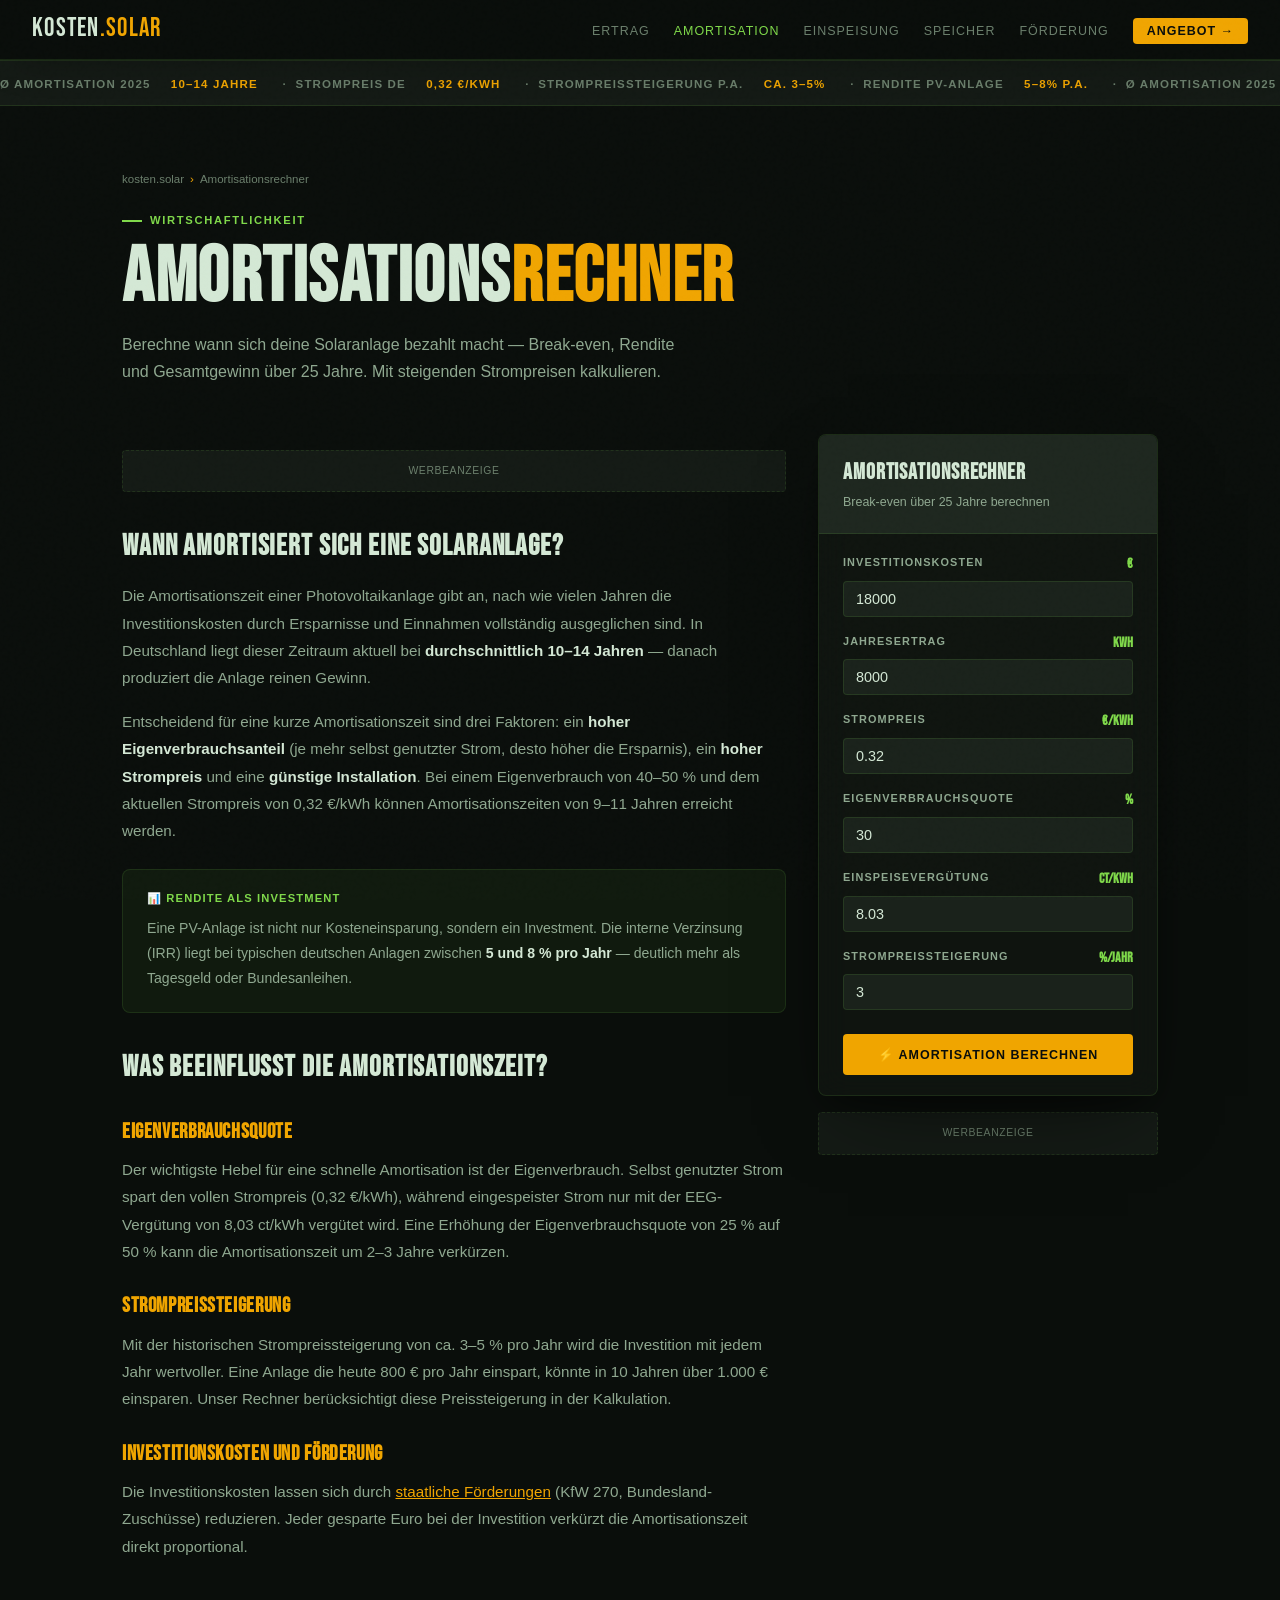
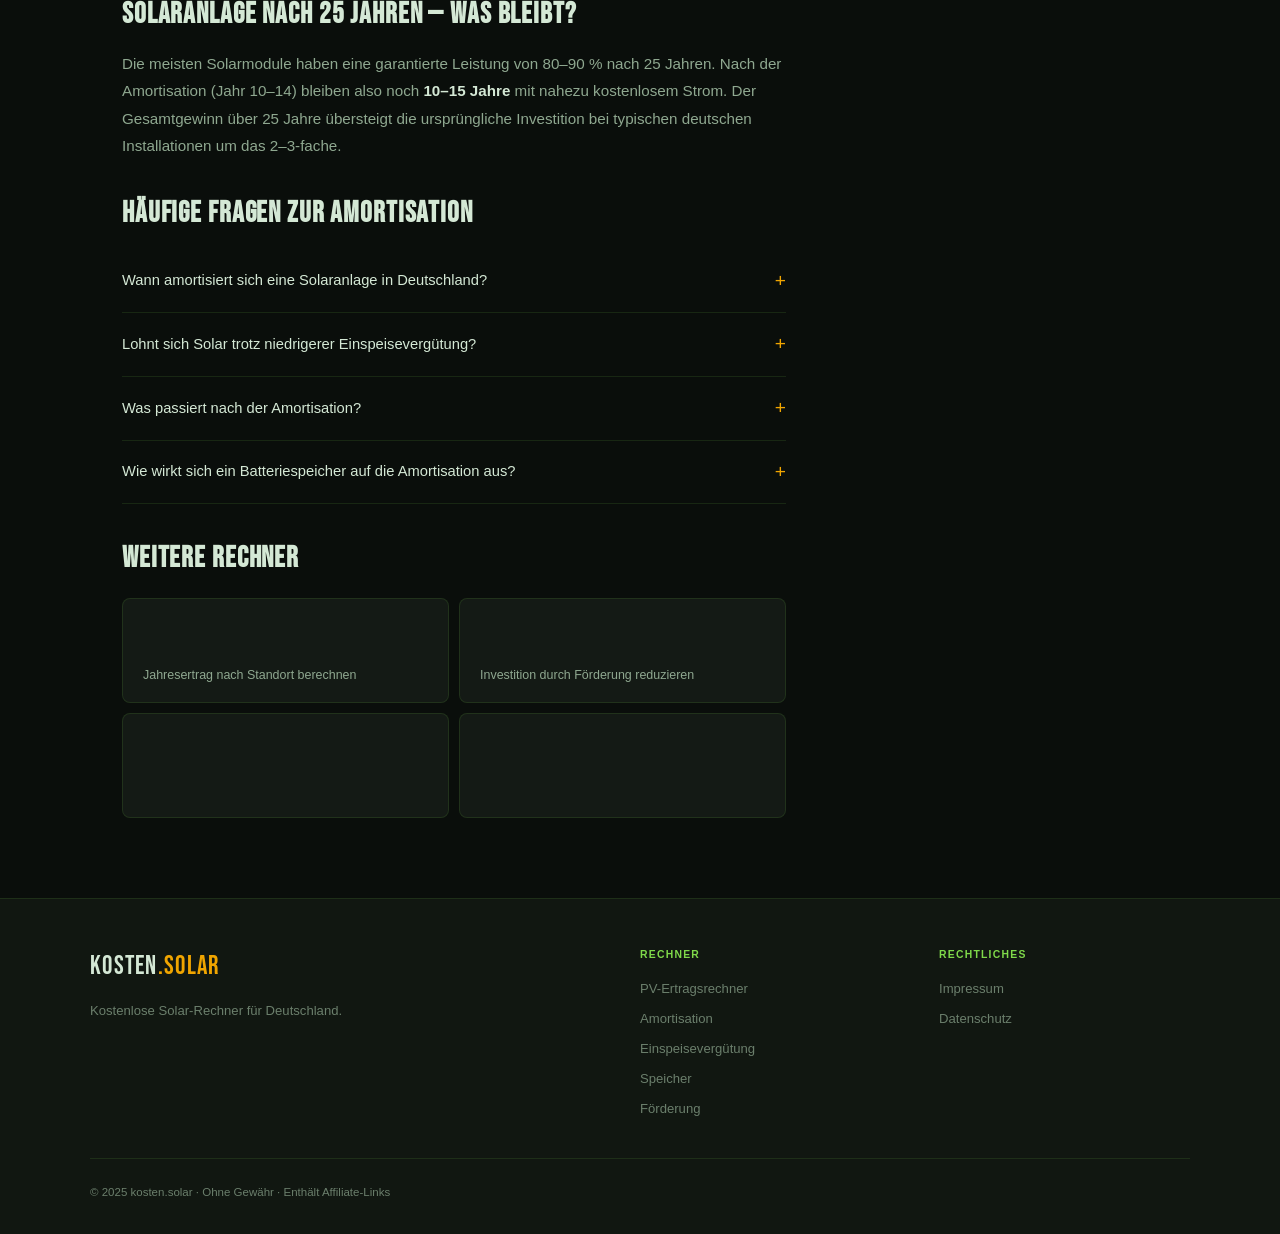
<file: amortisationsrechner.html>
<!DOCTYPE html>
<html lang="de">
<head>
<meta charset="UTF-8"><meta name="viewport" content="width=device-width, initial-scale=1.0">
<title>Amortisationsrechner Solaranlage 2025 – Break-even berechnen | kosten.solar</title>
<meta name="description" content="Wann amortisiert sich eine Solaranlage? Berechne Break-even, Rendite und Gesamtgewinn über 25 Jahre – kostenlos mit aktuellem Strompreis und EEG 2025.">
<link rel="canonical" href="https://kosten.solar/amortisationsrechner.html">
<link rel="stylesheet" href="style.css">
<script type="application/ld+json">
{"@context":"https://schema.org","@type":"FAQPage","mainEntity":[
{"@type":"Question","name":"Wann amortisiert sich eine Solaranlage?","acceptedAnswer":{"@type":"Answer","text":"Eine moderne Solaranlage amortisiert sich in Deutschland durchschnittlich nach 10–14 Jahren. Bei hohem Eigenverbrauch und steigenden Strompreisen kann der Break-even auch nach 8–10 Jahren erreicht werden."}},
{"@type":"Question","name":"Wie berechnet man die Amortisation einer PV-Anlage?","acceptedAnswer":{"@type":"Answer","text":"Die Amortisation ergibt sich aus den Investitionskosten geteilt durch die jährliche Ersparnis (Eigenverbrauch × Strompreis + Einspeisung × Vergütungssatz). Mit steigenden Strompreisen verkürzt sich die Amortisationszeit."}},
{"@type":"Question","name":"Lohnt sich eine Solaranlage 2025?","acceptedAnswer":{"@type":"Answer","text":"Ja, bei einem Strompreis von 0,32 €/kWh und Investitionskosten von ca. 1.500 €/kWp amortisiert sich eine PV-Anlage mit 30% Eigenverbrauch in ca. 11–13 Jahren. Nach der Amortisation erzeugt sie 10–15 weitere Jahre kostenlosen Strom."}}
]}</script>
</head>
<body>
<nav><a href="index.html" class="logo">kosten<em>.solar</em></a><ul class="nav-links"><li><a href="pv-ertragsrechner.html">Ertrag</a></li><li><a href="amortisationsrechner.html" class="active">Amortisation</a></li><li><a href="einspeiseverguetung.html">Einspeisung</a></li><li><a href="speicherrechner.html">Speicher</a></li><li><a href="foerderrechner.html">Förderung</a></li><li><a href="#" class="nav-cta" onclick="openModal();return false;">Angebot →</a></li></ul></nav>
<div class="ticker"><div class="ticker-inner">Ø Amortisation 2025 <span>10–14 Jahre</span> &nbsp;·&nbsp; Strompreis DE <span>0,32 €/kWh</span> &nbsp;·&nbsp; Strompreissteigerung p.a. <span>ca. 3–5%</span> &nbsp;·&nbsp; Rendite PV-Anlage <span>5–8% p.a.</span> &nbsp;·&nbsp; Ø Amortisation 2025 <span>10–14 Jahre</span> &nbsp;·&nbsp; Strompreis DE <span>0,32 €/kWh</span></div></div>

<div class="page-hero fade-up">
  <div class="breadcrumb"><a href="index.html">kosten.solar</a><span>›</span>Amortisationsrechner</div>
  <div class="page-tag">Wirtschaftlichkeit</div>
  <h1 class="page-title">AMORTISATIONS<em>RECHNER</em></h1>
  <p class="page-desc">Berechne wann sich deine Solaranlage bezahlt macht — Break-even, Rendite und Gesamtgewinn über 25 Jahre. Mit steigenden Strompreisen kalkulieren.</p>
</div>

<div class="page-layout">
  <div class="content-area">
    <div class="ad-unit">Werbeanzeige</div>
    <h2>Wann amortisiert sich eine Solaranlage?</h2>
    <p>Die Amortisationszeit einer Photovoltaikanlage gibt an, nach wie vielen Jahren die Investitionskosten durch Ersparnisse und Einnahmen vollständig ausgeglichen sind. In Deutschland liegt dieser Zeitraum aktuell bei <strong>durchschnittlich 10–14 Jahren</strong> — danach produziert die Anlage reinen Gewinn.</p>
    <p>Entscheidend für eine kurze Amortisationszeit sind drei Faktoren: ein <strong>hoher Eigenverbrauchsanteil</strong> (je mehr selbst genutzter Strom, desto höher die Ersparnis), ein <strong>hoher Strompreis</strong> und eine <strong>günstige Installation</strong>. Bei einem Eigenverbrauch von 40–50 % und dem aktuellen Strompreis von 0,32 €/kWh können Amortisationszeiten von 9–11 Jahren erreicht werden.</p>

    <div class="info-box">
      <div class="info-box-title">📊 Rendite als Investment</div>
      <p>Eine PV-Anlage ist nicht nur Kosteneinsparung, sondern ein Investment. Die interne Verzinsung (IRR) liegt bei typischen deutschen Anlagen zwischen <strong>5 und 8 % pro Jahr</strong> — deutlich mehr als Tagesgeld oder Bundesanleihen.</p>
    </div>

    <h2>Was beeinflusst die Amortisationszeit?</h2>
    <h3>Eigenverbrauchsquote</h3>
    <p>Der wichtigste Hebel für eine schnelle Amortisation ist der Eigenverbrauch. Selbst genutzter Strom spart den vollen Strompreis (0,32 €/kWh), während eingespeister Strom nur mit der EEG-Vergütung von 8,03 ct/kWh vergütet wird. Eine Erhöhung der Eigenverbrauchsquote von 25 % auf 50 % kann die Amortisationszeit um 2–3 Jahre verkürzen.</p>
    <h3>Strompreissteigerung</h3>
    <p>Mit der historischen Strompreissteigerung von ca. 3–5 % pro Jahr wird die Investition mit jedem Jahr wertvoller. Eine Anlage die heute 800 € pro Jahr einspart, könnte in 10 Jahren über 1.000 € einsparen. Unser Rechner berücksichtigt diese Preissteigerung in der Kalkulation.</p>
    <h3>Investitionskosten und Förderung</h3>
    <p>Die Investitionskosten lassen sich durch <a href="foerderrechner.html" style="color:var(--amber);">staatliche Förderungen</a> (KfW 270, Bundesland-Zuschüsse) reduzieren. Jeder gesparte Euro bei der Investition verkürzt die Amortisationszeit direkt proportional.</p>

    <h2>Solaranlage nach 25 Jahren — was bleibt?</h2>
    <p>Die meisten Solarmodule haben eine garantierte Leistung von 80–90 % nach 25 Jahren. Nach der Amortisation (Jahr 10–14) bleiben also noch <strong>10–15 Jahre</strong> mit nahezu kostenlosem Strom. Der Gesamtgewinn über 25 Jahre übersteigt die ursprüngliche Investition bei typischen deutschen Installationen um das 2–3-fache.</p>

    <h2>Häufige Fragen zur Amortisation</h2>
    <div class="faq-item"><div class="faq-q">Wann amortisiert sich eine Solaranlage in Deutschland?</div><div class="faq-a">Durchschnittlich nach 10–14 Jahren. Bei optimaler Ausrichtung, hohem Eigenverbrauch und günstigem Installationspreis sind auch 8–10 Jahre möglich. Mit unserem Rechner erhältst du eine präzise Berechnung für deine spezifische Situation.</div></div>
    <div class="faq-item"><div class="faq-q">Lohnt sich Solar trotz niedrigerer Einspeisevergütung?</div><div class="faq-a">Ja — die Wirtschaftlichkeit einer PV-Anlage basiert heute primär auf dem Eigenverbrauch, nicht auf der Einspeisung. Da der Strompreis viermal höher ist als die Einspeisevergütung, ist Eigenverbrauch deutlich profitabler als Einspeisung.</div></div>
    <div class="faq-item"><div class="faq-q">Was passiert nach der Amortisation?</div><div class="faq-a">Nach der Amortisation läuft die Anlage weiter — die Stromersparnis und Einspeiseeinnahmen fließen als reiner Gewinn. Bei einer 25-jährigen Lebensdauer und Break-even nach 12 Jahren bleiben noch 13 Jahre profitabler Betrieb.</div></div>
    <div class="faq-item"><div class="faq-q">Wie wirkt sich ein Batteriespeicher auf die Amortisation aus?</div><div class="faq-a">Ein Batteriespeicher erhöht die Investitionskosten um 6.000–10.000 €, verlängert die Amortisationszeit also zunächst. Durch höheren Eigenverbrauch und damit mehr Stromkostenersparnis rechnet sich der Speicher bei hohen Strompreisen langfristig trotzdem. Berechne den optimalen Speicher mit unserem <a href="speicherrechner.html" style="color:var(--amber);">Speicherrechner</a>.</div></div>

    <h2>Weitere Rechner</h2>
    <div class="related-grid">
      <a href="pv-ertragsrechner.html" class="related-card"><div class="rc-tag">Ertrag</div><div class="rc-title">PV-ERTRAGSRECHNER</div><div class="rc-desc">Jahresertrag nach Standort berechnen</div></a>
      <a href="foerderrechner.html" class="related-card"><div class="rc-tag">Förderung</div><div class="rc-title">FÖRDERRECHNER</div><div class="rc-desc">Investition durch Förderung reduzieren</div></a>
      <a href="speicherrechner.html" class="related-card"><div class="rc-tag">Speicher</div><div class="rc-title">SPEICHER-RECHNER</div><div class="rc-desc">Eigenverbrauch maximieren</div></a>
      <a href="einspeiseverguetung.html" class="related-card"><div class="rc-tag">EEG 2025</div><div class="rc-title">EINSPEISEVERGÜTUNG</div><div class="rc-desc">Einspeiseeinnahmen berechnen</div></a>
    </div>
  </div>

  <div>
    <div class="calc-card">
      <div class="calc-card-header"><h3>AMORTISATIONSRECHNER</h3><p>Break-even über 25 Jahre berechnen</p></div>
      <div class="calc-body">
        <div class="input-group"><div class="input-label">Investitionskosten <span>€</span></div><input type="number" id="invest" value="18000" step="500"></div>
        <div class="input-group"><div class="input-label">Jahresertrag <span>kWh</span></div><input type="number" id="ertrag" value="8000" step="100"></div>
        <div class="input-group"><div class="input-label">Strompreis <span>€/kWh</span></div><input type="number" id="preis" value="0.32" step="0.01"></div>
        <div class="input-group"><div class="input-label">Eigenverbrauchsquote <span>%</span></div><input type="number" id="eigen" value="30" min="0" max="100"></div>
        <div class="input-group"><div class="input-label">Einspeisevergütung <span>ct/kWh</span></div><input type="number" id="einspeisung" value="8.03" step="0.01"></div>
        <div class="input-group"><div class="input-label">Strompreissteigerung <span>%/Jahr</span></div><input type="number" id="steigerung" value="3" step="0.5"></div>
        <button class="calc-btn" onclick="calculate()">⚡ Amortisation berechnen</button>
      </div>
      <div class="results" id="results">
        <div class="kpi-grid" id="kpi-grid"></div>
        <div id="chart-area"></div>
        <div class="aff-strip">
          <h4>Jetzt Angebot einholen</h4>
          <p>Regionaler Installateur — kostenlos & unverbindlich</p>
          <div class="aff-btns">
            <a href="https://www.enpal.de" target="_blank" class="aff-btn aff-btn-a">Enpal Angebot →</a>
            <button class="aff-btn aff-btn-b" onclick="openModal()">Lokal anfragen</button>
          </div>
        </div>
      </div>
    </div>
    <div class="ad-unit" style="margin-top:1rem;">Werbeanzeige</div>
  </div>
</div>

<div class="modal-overlay" id="modal"><div class="modal"><div id="modal-form"><div class="modal-tag">Kostenlos & Unverbindlich</div><h3>ANGEBOT ANFORDERN</h3><p>Verbinde dich mit geprüften Installateuren.</p><div class="modal-form"><input type="text" id="m-name" placeholder="Vorname *"><input type="email" id="m-email" placeholder="E-Mail *"><input type="tel" id="m-tel" placeholder="Telefon (optional)"><input type="text" id="m-plz" placeholder="PLZ *" maxlength="5"><button class="modal-submit" onclick="submitLead()">Angebot anfordern →</button><button class="modal-cancel" onclick="closeModal()">Abbrechen</button></div></div><div class="modal-success" id="modal-success"><div style="font-size:3rem">✅</div><h4>GESENDET</h4><p style="color:var(--text-dim)">Rückmeldung innerhalb 24h.</p><button class="modal-submit" style="margin-top:1rem" onclick="closeModal()">Schließen</button></div></div></div>

<footer><div class="footer-inner"><div class="footer-brand"><a href="index.html" class="logo">kosten<em>.solar</em></a><p>Kostenlose Solar-Rechner für Deutschland.</p></div><div class="footer-col"><h5>Rechner</h5><ul><li><a href="pv-ertragsrechner.html">PV-Ertragsrechner</a></li><li><a href="amortisationsrechner.html">Amortisation</a></li><li><a href="einspeiseverguetung.html">Einspeisevergütung</a></li><li><a href="speicherrechner.html">Speicher</a></li><li><a href="foerderrechner.html">Förderung</a></li></ul></div><div class="footer-col"><h5>Rechtliches</h5><ul><li><a href="impressum.html">Impressum</a></li><li><a href="datenschutz.html">Datenschutz</a></li></ul></div></div><div class="footer-bottom"><p>© 2025 kosten.solar · Ohne Gewähr · Enthält Affiliate-Links</p></div></footer>

<script src="shared.js"></script>
<script>
function calculate() {
  const invest = n('invest'), ertrag = n('ertrag'), preis = n('preis');
  const eigenQ = n('eigen')/100, einspCt = n('einspeisung'), steig = n('steigerung')/100;
  let cum = 0, breakEven = null, totalGain = 0;
  const bars = [];
  for (let y=1; y<=25; y++) {
    const p = preis * Math.pow(1+steig, y-1);
    const gain = ertrag*eigenQ*p + ertrag*(1-eigenQ)*(einspCt/100);
    cum += gain; totalGain += gain;
    if (!breakEven && cum >= invest) breakEven = y;
    if ([5,10,15,20,25].includes(y)) bars.push({label:'J'+y, pct:Math.min(100,Math.round(cum/(invest*1.5)*100)), text:Math.round(cum).toLocaleString('de-DE')+'€', color:cum>=invest?'var(--lime)':'var(--amber)'});
  }
  const j1 = Math.round(ertrag*eigenQ*preis + ertrag*(1-eigenQ)*(einspCt/100));
  const roi = Math.round(((totalGain-invest)/invest)*100);
  document.getElementById('kpi-grid').innerHTML =
    `<div class="kpi-card full"><div class="kpi-label">Break-even</div><div class="kpi-value">${breakEven||'>25'}</div><div class="kpi-unit">Jahre bis zur Amortisation</div></div>
     <div class="kpi-card"><div class="kpi-label">Ersparnis Jahr 1</div><div class="kpi-value">${j1.toLocaleString('de-DE')} €</div><div class="kpi-unit"></div></div>
     <div class="kpi-card"><div class="kpi-label">Gewinn 25 Jahre</div><div class="kpi-value">${Math.round(totalGain-invest).toLocaleString('de-DE')} €</div><div class="kpi-unit"></div></div>
     <div class="kpi-card"><div class="kpi-label">Gesamtrendite</div><div class="kpi-value">${roi} %</div><div class="kpi-unit">ROI</div></div>`;
  document.getElementById('chart-area').innerHTML = `<div class="mini-chart"><div class="mini-chart-title">Kumulierte Ersparnis (€)</div>${bars.map(b=>`<div class="bar-row"><div class="bar-lbl">${b.label}</div><div class="bar-track"><div class="bar-fill" style="width:${b.pct}%;background:${b.color}"><span>${b.text}</span></div></div></div>`).join('')}</div>`;
  document.getElementById('results').classList.add('show');
}
</script>
</body></html>
</file>
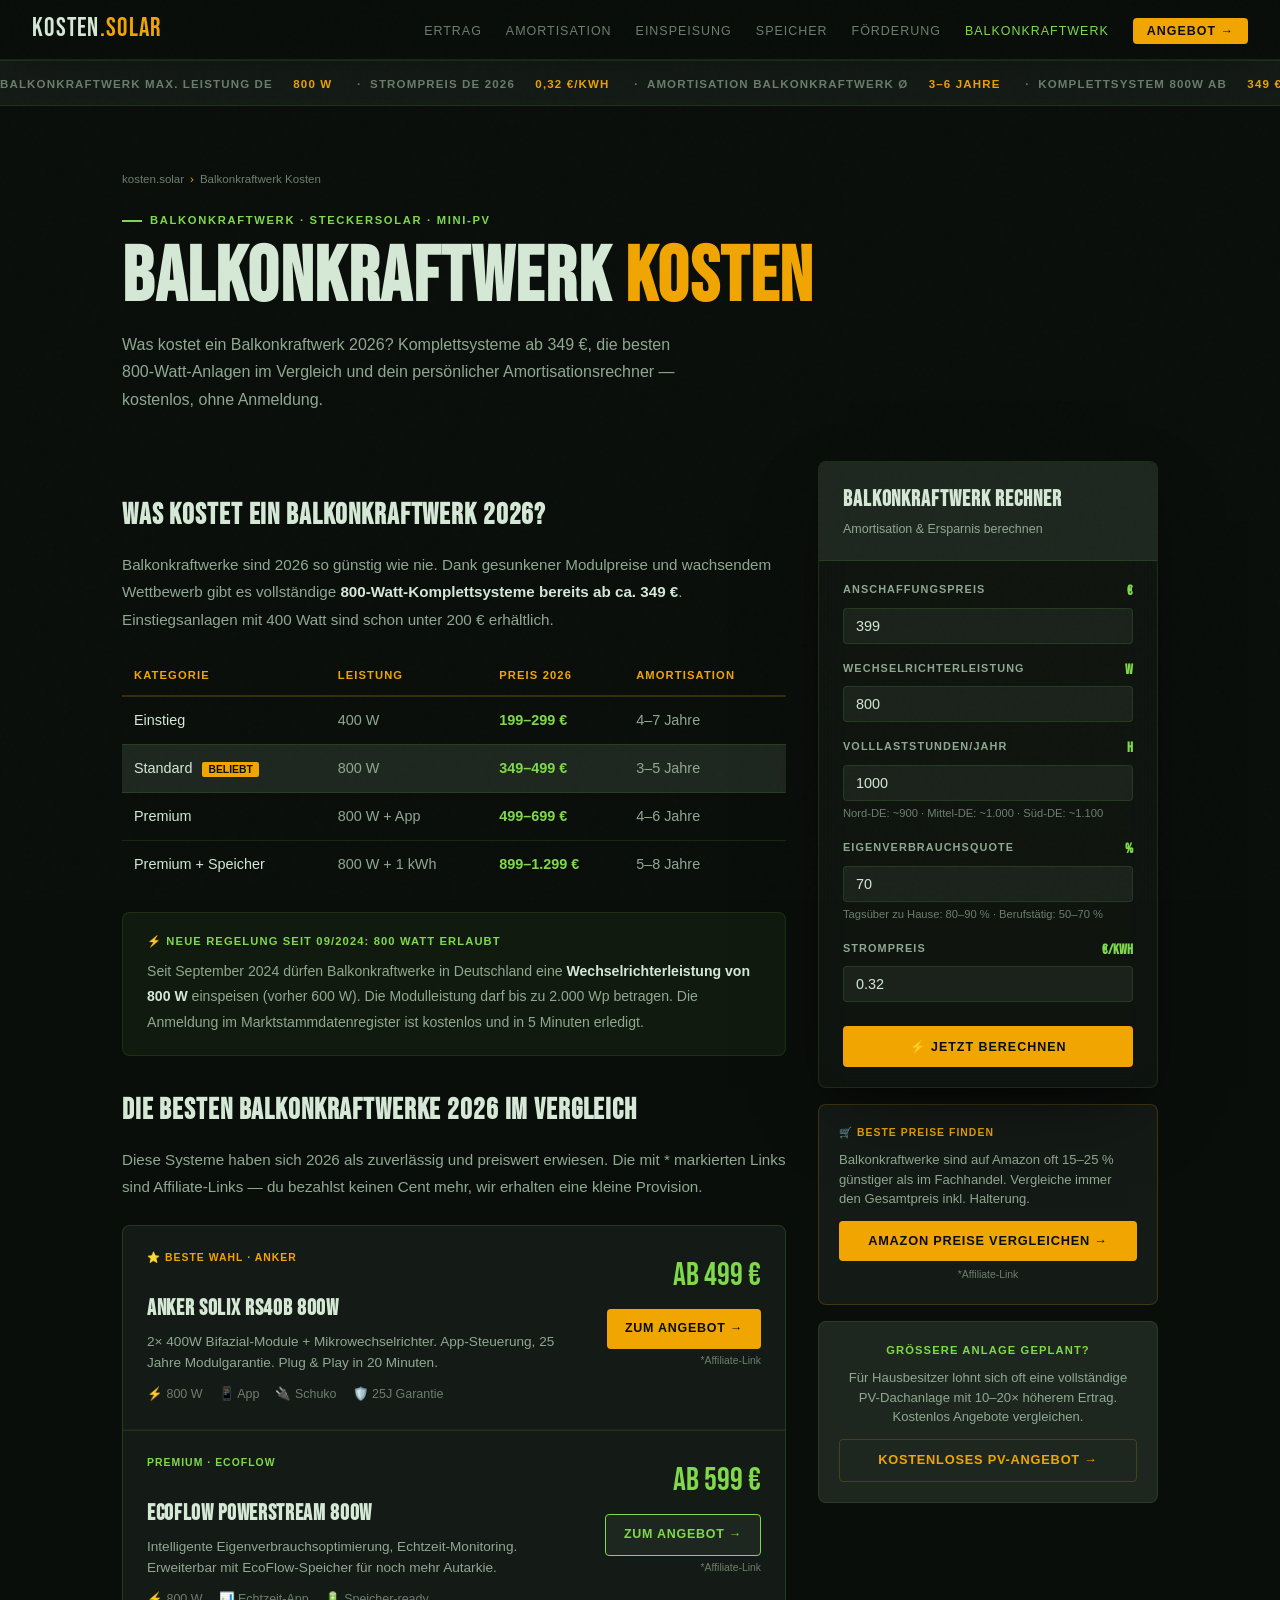
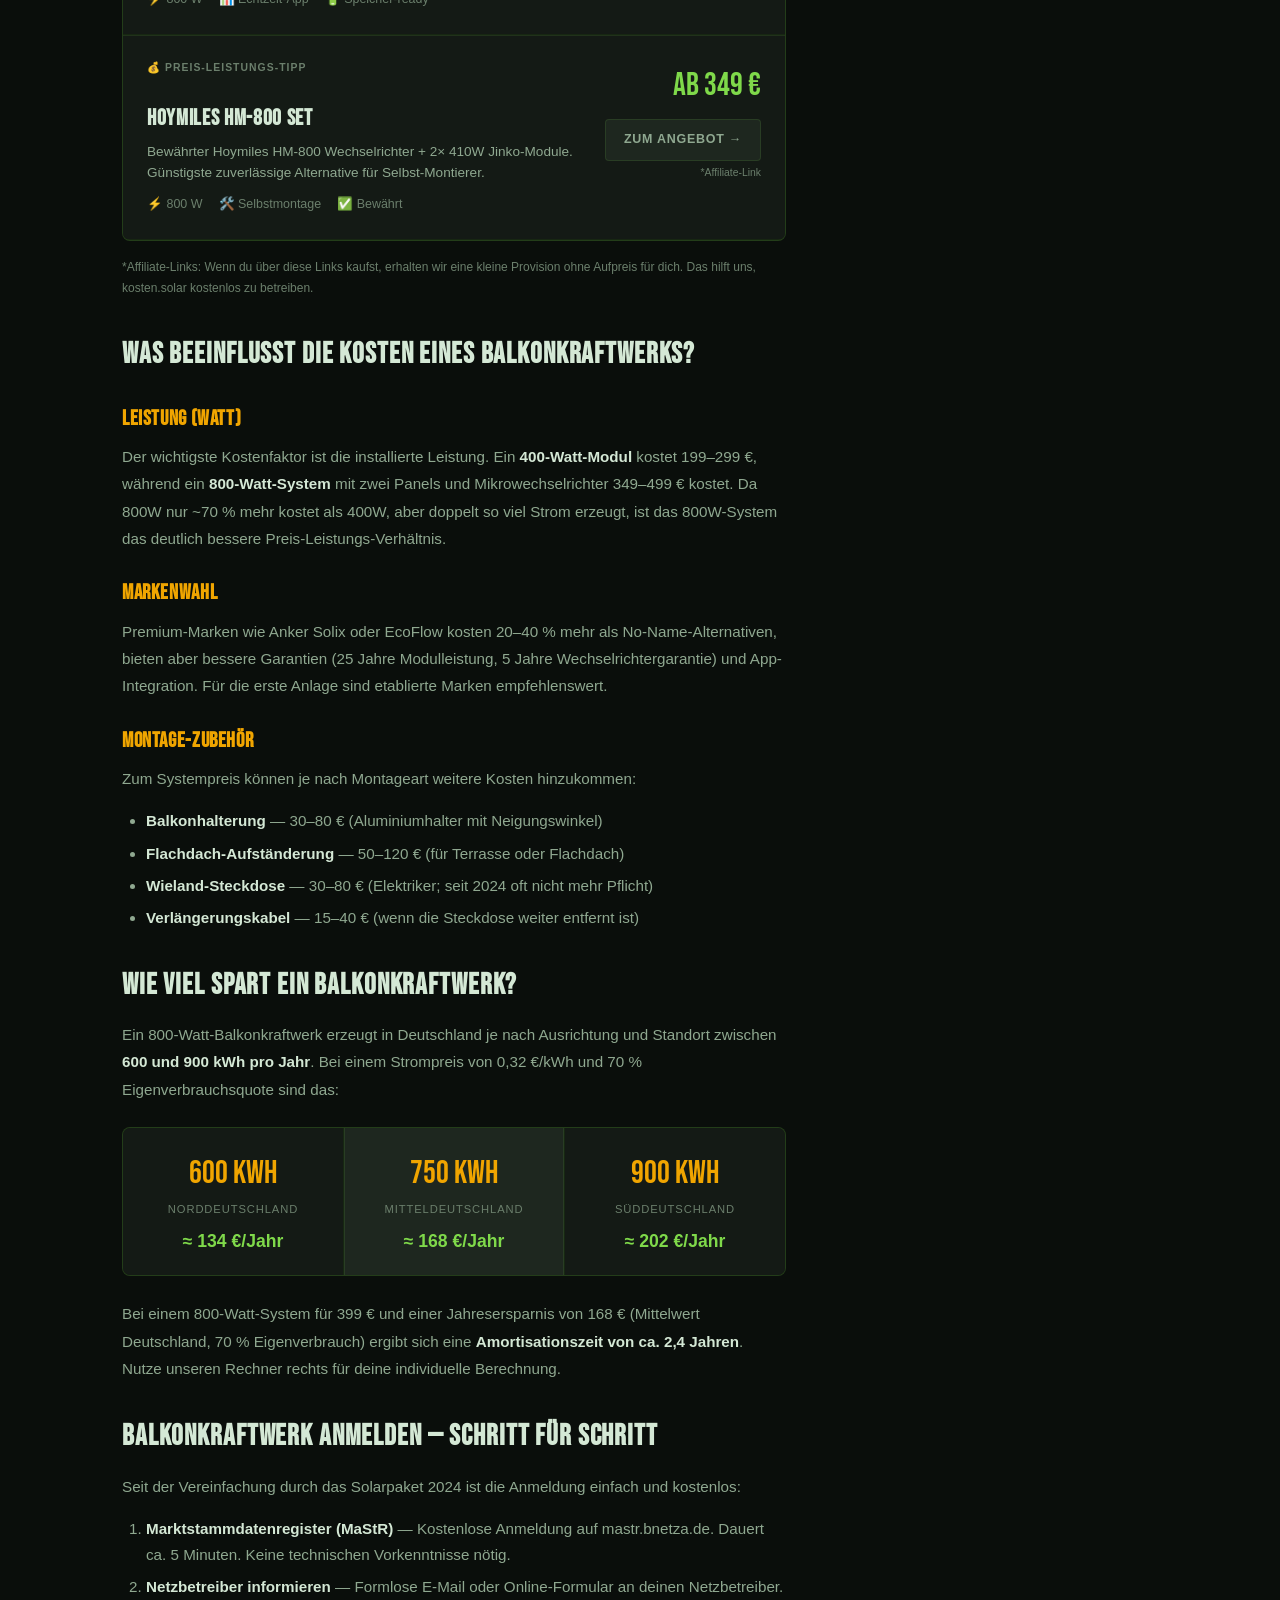
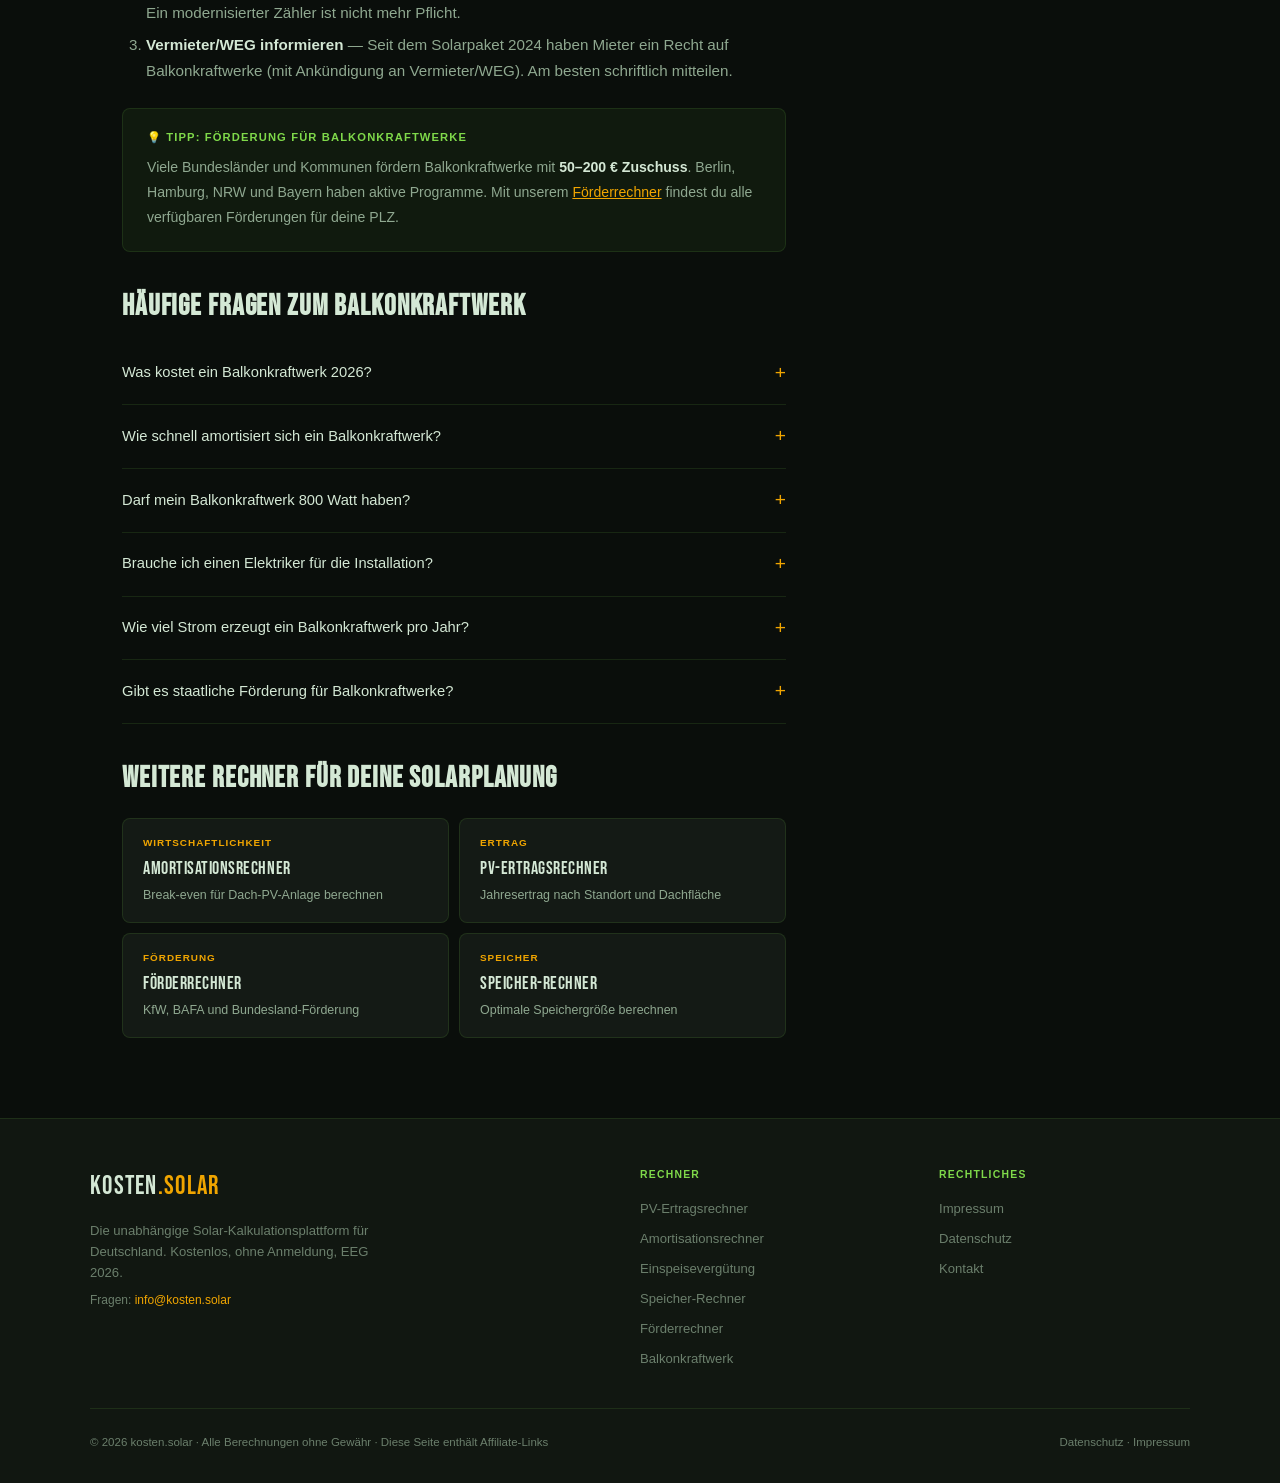
<file: balkonkraftwerk.html>
<!DOCTYPE html>
<html lang="de">
<head>
<meta charset="UTF-8">
<meta name="viewport" content="width=device-width, initial-scale=1.0">
<title>Balkonkraftwerk Kosten 2026: Preise, Vergleich & Rechner | kosten.solar</title>
<meta name="description" content="Was kostet ein Balkonkraftwerk 2026? 800W Komplettsysteme ab 349 €. Preisvergleich, Amortisationsrechner und die besten Steckersolar-Anlagen im Überblick.">
<link rel="canonical" href="https://kosten.solar/balkonkraftwerk.html">
<meta property="og:title" content="Balkonkraftwerk Kosten 2026 – Preise & Vergleich | kosten.solar">
<meta property="og:description" content="Balkonkraftwerk Kosten 2026 im Vergleich: 400W ab 199 €, 800W ab 349 €. Mit kostenlosem Amortisationsrechner.">
<meta property="og:url" content="https://kosten.solar/balkonkraftwerk.html">
<meta property="og:type" content="website">
<link rel="stylesheet" href="style.css">
<script type="application/ld+json">
{
  "@context": "https://schema.org",
  "@type": "FAQPage",
  "mainEntity": [
    {
      "@type": "Question",
      "name": "Was kostet ein Balkonkraftwerk 2026?",
      "acceptedAnswer": {
        "@type": "Answer",
        "text": "Ein Balkonkraftwerk (Steckersolar) kostet 2026 zwischen 199 € und 699 €. Ein 800-Watt-Komplettsystem mit zwei Modulen und Mikrowechselrichter ist ab ca. 349 € erhältlich. Premium-Systeme mit App-Steuerung kosten 499–699 €."
      }
    },
    {
      "@type": "Question",
      "name": "Wie schnell amortisiert sich ein Balkonkraftwerk?",
      "acceptedAnswer": {
        "@type": "Answer",
        "text": "Ein Balkonkraftwerk amortisiert sich bei einem Strompreis von 0,32 €/kWh und 700–800 kWh Jahresertrag in 3–6 Jahren. Damit ist die Amortisationszeit deutlich kürzer als bei einer Dach-PV-Anlage."
      }
    },
    {
      "@type": "Question",
      "name": "Welche Leistung darf ein Balkonkraftwerk haben?",
      "acceptedAnswer": {
        "@type": "Answer",
        "text": "Seit September 2024 ist in Deutschland eine Wechselrichterleistung von 800 Watt ohne besondere Genehmigung erlaubt. Die Modulleistung darf dabei bis zu 2.000 Wp betragen."
      }
    },
    {
      "@type": "Question",
      "name": "Muss ich ein Balkonkraftwerk anmelden?",
      "acceptedAnswer": {
        "@type": "Answer",
        "text": "Ja, ein Balkonkraftwerk muss im Marktstammdatenregister (MaStR) der Bundesnetzagentur kostenlos angemeldet werden. Seit 2024 ist die Anmeldung deutlich vereinfacht und dauert nur wenige Minuten."
      }
    },
    {
      "@type": "Question",
      "name": "Lohnt sich ein Balkonkraftwerk 2026?",
      "acceptedAnswer": {
        "@type": "Answer",
        "text": "Ja, bei einem Strompreis von 0,32 €/kWh und einem 800W-System für 399 € amortisiert sich die Investition in ca. 3–5 Jahren. Besonders Mieter, die keine eigene PV-Anlage installieren können, profitieren."
      }
    }
  ]
}
</script>
</head>
<body>

<nav>
  <a href="index.html" class="logo">kosten<em>.solar</em></a>
  <ul class="nav-links">
    <li><a href="pv-ertragsrechner.html">Ertrag</a></li>
    <li><a href="amortisationsrechner.html">Amortisation</a></li>
    <li><a href="einspeiseverguetung.html">Einspeisung</a></li>
    <li><a href="speicherrechner.html">Speicher</a></li>
    <li><a href="foerderrechner.html">Förderung</a></li>
    <li><a href="balkonkraftwerk.html" class="active">Balkonkraftwerk</a></li>
    <li><a href="#" class="nav-cta" onclick="openModal();return false;">Angebot →</a></li>
  </ul>
</nav>

<div class="ticker">
  <div class="ticker-inner">
    Balkonkraftwerk max. Leistung DE <span>800 W</span> &nbsp;·&nbsp;
    Strompreis DE 2026 <span>0,32 €/kWh</span> &nbsp;·&nbsp;
    Amortisation Balkonkraftwerk Ø <span>3–6 Jahre</span> &nbsp;·&nbsp;
    Komplettsystem 800W ab <span>349 €</span> &nbsp;·&nbsp;
    Anmeldung: Marktstammdatenregister <span>kostenlos</span> &nbsp;·&nbsp;
    Neue Regelung seit 09/2024 <span>800 W erlaubt</span> &nbsp;·&nbsp;
    Balkonkraftwerk max. Leistung DE <span>800 W</span> &nbsp;·&nbsp;
    Strompreis DE 2026 <span>0,32 €/kWh</span>
  </div>
</div>

<div class="page-hero fade-up">
  <div class="breadcrumb"><a href="index.html">kosten.solar</a><span>›</span>Balkonkraftwerk Kosten</div>
  <div class="page-tag">Balkonkraftwerk · Steckersolar · Mini-PV</div>
  <h1 class="page-title">BALKONKRAFTWERK <em>KOSTEN</em></h1>
  <p class="page-desc">Was kostet ein Balkonkraftwerk 2026? Komplettsysteme ab 349 €, die besten 800-Watt-Anlagen im Vergleich und dein persönlicher Amortisationsrechner — kostenlos, ohne Anmeldung.</p>
</div>

<div class="page-layout">
  <div class="content-area">

    <h2>Was kostet ein Balkonkraftwerk 2026?</h2>
    <p>Balkonkraftwerke sind 2026 so günstig wie nie. Dank gesunkener Modulpreise und wachsendem Wettbewerb gibt es vollständige <strong>800-Watt-Komplettsysteme bereits ab ca. 349 €</strong>. Einstiegsanlagen mit 400 Watt sind schon unter 200 € erhältlich.</p>

    <div style="overflow-x:auto;margin:1.5rem 0;">
      <table style="width:100%;border-collapse:collapse;font-size:0.9rem;">
        <thead>
          <tr style="border-bottom:2px solid var(--border-amber);">
            <th style="text-align:left;padding:10px 12px;color:var(--amber);font-size:0.7rem;letter-spacing:0.1em;text-transform:uppercase;">Kategorie</th>
            <th style="text-align:left;padding:10px 12px;color:var(--amber);font-size:0.7rem;letter-spacing:0.1em;text-transform:uppercase;">Leistung</th>
            <th style="text-align:left;padding:10px 12px;color:var(--amber);font-size:0.7rem;letter-spacing:0.1em;text-transform:uppercase;">Preis 2026</th>
            <th style="text-align:left;padding:10px 12px;color:var(--amber);font-size:0.7rem;letter-spacing:0.1em;text-transform:uppercase;">Amortisation</th>
          </tr>
        </thead>
        <tbody>
          <tr style="border-bottom:1px solid var(--border);">
            <td style="padding:12px;color:var(--text);">Einstieg</td>
            <td style="padding:12px;color:var(--text-dim);">400 W</td>
            <td style="padding:12px;color:var(--lime);font-weight:700;">199–299 €</td>
            <td style="padding:12px;color:var(--text-dim);">4–7 Jahre</td>
          </tr>
          <tr style="border-bottom:1px solid var(--border);background:var(--surface2);">
            <td style="padding:12px;color:var(--text);">Standard <span style="font-size:0.65rem;background:var(--amber);color:var(--ink);padding:2px 6px;border-radius:2px;margin-left:6px;font-weight:700;">BELIEBT</span></td>
            <td style="padding:12px;color:var(--text-dim);">800 W</td>
            <td style="padding:12px;color:var(--lime);font-weight:700;">349–499 €</td>
            <td style="padding:12px;color:var(--text-dim);">3–5 Jahre</td>
          </tr>
          <tr style="border-bottom:1px solid var(--border);">
            <td style="padding:12px;color:var(--text);">Premium</td>
            <td style="padding:12px;color:var(--text-dim);">800 W + App</td>
            <td style="padding:12px;color:var(--lime);font-weight:700;">499–699 €</td>
            <td style="padding:12px;color:var(--text-dim);">4–6 Jahre</td>
          </tr>
          <tr>
            <td style="padding:12px;color:var(--text);">Premium + Speicher</td>
            <td style="padding:12px;color:var(--text-dim);">800 W + 1 kWh</td>
            <td style="padding:12px;color:var(--lime);font-weight:700;">899–1.299 €</td>
            <td style="padding:12px;color:var(--text-dim);">5–8 Jahre</td>
          </tr>
        </tbody>
      </table>
    </div>

    <div class="info-box">
      <div class="info-box-title">⚡ Neue Regelung seit 09/2024: 800 Watt erlaubt</div>
      <p>Seit September 2024 dürfen Balkonkraftwerke in Deutschland eine <strong>Wechselrichterleistung von 800 W</strong> einspeisen (vorher 600 W). Die Modulleistung darf bis zu 2.000 Wp betragen. Die Anmeldung im Marktstammdatenregister ist kostenlos und in 5 Minuten erledigt.</p>
    </div>

    <h2>Die besten Balkonkraftwerke 2026 im Vergleich</h2>
    <p>Diese Systeme haben sich 2026 als zuverlässig und preiswert erwiesen. Die mit * markierten Links sind Affiliate-Links — du bezahlst keinen Cent mehr, wir erhalten eine kleine Provision.</p>

    <div style="display:grid;gap:1px;background:var(--border);border:1px solid var(--border);border-radius:var(--radius-lg);overflow:hidden;margin:1.5rem 0;">

      <div class="tilt-3d" style="background:var(--surface);padding:1.5rem;">
        <div style="display:flex;align-items:flex-start;gap:1.25rem;flex-wrap:wrap;">
          <div style="flex:1;min-width:200px;">
            <div style="font-size:0.65rem;font-weight:700;letter-spacing:0.1em;text-transform:uppercase;color:var(--amber);margin-bottom:4px;">⭐ Beste Wahl · Anker</div>
            <h3 style="font-family:'Bebas Neue',sans-serif;font-size:1.4rem;letter-spacing:0.03em;color:var(--text);margin-bottom:6px;">ANKER SOLIX RS40B 800W</h3>
            <p style="font-size:0.85rem;color:var(--text-dim);font-weight:300;line-height:1.5;margin-bottom:0.75rem;">2× 400W Bifazial-Module + Mikrowechselrichter. App-Steuerung, 25 Jahre Modulgarantie. Plug &amp; Play in 20 Minuten.</p>
            <div style="display:flex;gap:1rem;flex-wrap:wrap;font-size:0.78rem;color:var(--muted);">
              <span>⚡ 800 W</span><span>📱 App</span><span>🔌 Schuko</span><span>🛡️ 25J Garantie</span>
            </div>
          </div>
          <div style="text-align:right;min-width:130px;">
            <div style="font-family:'Bebas Neue',sans-serif;font-size:2rem;color:var(--lime);">ab 499 €</div>
            <!-- TODO: Ersetze mit deinem Awin-Link (Merchant 32623) oder Amazon-Affiliate-Tag -->
            <a href="https://www.amazon.de/s?k=Anker+SOLIX+RS40B+800W&tag=DEIN-TAG-HIER" target="_blank" rel="noopener sponsored"
               style="display:inline-block;margin-top:8px;background:var(--amber);color:var(--ink);border-radius:var(--radius);padding:10px 18px;font-size:0.78rem;font-weight:700;letter-spacing:0.06em;text-transform:uppercase;text-decoration:none;">
              Zum Angebot →
            </a>
            <div style="font-size:0.65rem;color:var(--muted);margin-top:4px;">*Affiliate-Link</div>
          </div>
        </div>
      </div>

      <div class="tilt-3d" style="background:var(--surface);padding:1.5rem;border-top:1px solid var(--border);">
        <div style="display:flex;align-items:flex-start;gap:1.25rem;flex-wrap:wrap;">
          <div style="flex:1;min-width:200px;">
            <div style="font-size:0.65rem;font-weight:700;letter-spacing:0.1em;text-transform:uppercase;color:var(--lime);margin-bottom:4px;">Premium · EcoFlow</div>
            <h3 style="font-family:'Bebas Neue',sans-serif;font-size:1.4rem;letter-spacing:0.03em;color:var(--text);margin-bottom:6px;">ECOFLOW POWERSTREAM 800W</h3>
            <p style="font-size:0.85rem;color:var(--text-dim);font-weight:300;line-height:1.5;margin-bottom:0.75rem;">Intelligente Eigenverbrauchsoptimierung, Echtzeit-Monitoring. Erweiterbar mit EcoFlow-Speicher für noch mehr Autarkie.</p>
            <div style="display:flex;gap:1rem;flex-wrap:wrap;font-size:0.78rem;color:var(--muted);">
              <span>⚡ 800 W</span><span>📊 Echtzeit-App</span><span>🔋 Speicher-ready</span>
            </div>
          </div>
          <div style="text-align:right;min-width:130px;">
            <div style="font-family:'Bebas Neue',sans-serif;font-size:2rem;color:var(--lime);">ab 599 €</div>
            <!-- TODO: Ersetze mit deinem Affiliate-Link für EcoFlow -->
            <a href="https://www.amazon.de/s?k=EcoFlow+PowerStream+800W+Balkonkraftwerk&tag=DEIN-TAG-HIER" target="_blank" rel="noopener sponsored"
               style="display:inline-block;margin-top:8px;background:var(--surface2);color:var(--lime);border:1px solid var(--lime);border-radius:var(--radius);padding:10px 18px;font-size:0.78rem;font-weight:700;letter-spacing:0.06em;text-transform:uppercase;text-decoration:none;">
              Zum Angebot →
            </a>
            <div style="font-size:0.65rem;color:var(--muted);margin-top:4px;">*Affiliate-Link</div>
          </div>
        </div>
      </div>

      <div class="tilt-3d" style="background:var(--surface);padding:1.5rem;border-top:1px solid var(--border);">
        <div style="display:flex;align-items:flex-start;gap:1.25rem;flex-wrap:wrap;">
          <div style="flex:1;min-width:200px;">
            <div style="font-size:0.65rem;font-weight:700;letter-spacing:0.1em;text-transform:uppercase;color:var(--muted);margin-bottom:4px;">💰 Preis-Leistungs-Tipp</div>
            <h3 style="font-family:'Bebas Neue',sans-serif;font-size:1.4rem;letter-spacing:0.03em;color:var(--text);margin-bottom:6px;">HOYMILES HM-800 SET</h3>
            <p style="font-size:0.85rem;color:var(--text-dim);font-weight:300;line-height:1.5;margin-bottom:0.75rem;">Bewährter Hoymiles HM-800 Wechselrichter + 2× 410W Jinko-Module. Günstigste zuverlässige Alternative für Selbst-Montierer.</p>
            <div style="display:flex;gap:1rem;flex-wrap:wrap;font-size:0.78rem;color:var(--muted);">
              <span>⚡ 800 W</span><span>🛠️ Selbstmontage</span><span>✅ Bewährt</span>
            </div>
          </div>
          <div style="text-align:right;min-width:130px;">
            <div style="font-family:'Bebas Neue',sans-serif;font-size:2rem;color:var(--lime);">ab 349 €</div>
            <!-- TODO: Ersetze mit deinem Affiliate-Link -->
            <a href="https://www.amazon.de/s?k=Hoymiles+HM-800+Balkonkraftwerk+800W+Set&tag=DEIN-TAG-HIER" target="_blank" rel="noopener sponsored"
               style="display:inline-block;margin-top:8px;background:var(--surface2);color:var(--text-dim);border:1px solid var(--border);border-radius:var(--radius);padding:10px 18px;font-size:0.78rem;font-weight:700;letter-spacing:0.06em;text-transform:uppercase;text-decoration:none;">
              Zum Angebot →
            </a>
            <div style="font-size:0.65rem;color:var(--muted);margin-top:4px;">*Affiliate-Link</div>
          </div>
        </div>
      </div>

    </div>

    <p style="font-size:0.75rem;color:var(--muted);margin-top:-0.5rem;margin-bottom:2rem;">*Affiliate-Links: Wenn du über diese Links kaufst, erhalten wir eine kleine Provision ohne Aufpreis für dich. Das hilft uns, kosten.solar kostenlos zu betreiben.</p>

    <h2>Was beeinflusst die Kosten eines Balkonkraftwerks?</h2>
    <h3>Leistung (Watt)</h3>
    <p>Der wichtigste Kostenfaktor ist die installierte Leistung. Ein <strong>400-Watt-Modul</strong> kostet 199–299 €, während ein <strong>800-Watt-System</strong> mit zwei Panels und Mikrowechselrichter 349–499 € kostet. Da 800W nur ~70 % mehr kostet als 400W, aber doppelt so viel Strom erzeugt, ist das 800W-System das deutlich bessere Preis-Leistungs-Verhältnis.</p>

    <h3>Markenwahl</h3>
    <p>Premium-Marken wie Anker Solix oder EcoFlow kosten 20–40 % mehr als No-Name-Alternativen, bieten aber bessere Garantien (25 Jahre Modulleistung, 5 Jahre Wechselrichtergarantie) und App-Integration. Für die erste Anlage sind etablierte Marken empfehlenswert.</p>

    <h3>Montage-Zubehör</h3>
    <p>Zum Systempreis können je nach Montageart weitere Kosten hinzukommen:</p>
    <ul style="margin:0.75rem 0 1.25rem 1.5rem;color:var(--text-dim);font-weight:300;line-height:2.2;">
      <li><strong style="color:var(--text);">Balkonhalterung</strong> — 30–80 € (Aluminiumhalter mit Neigungswinkel)</li>
      <li><strong style="color:var(--text);">Flachdach-Aufständerung</strong> — 50–120 € (für Terrasse oder Flachdach)</li>
      <li><strong style="color:var(--text);">Wieland-Steckdose</strong> — 30–80 € (Elektriker; seit 2024 oft nicht mehr Pflicht)</li>
      <li><strong style="color:var(--text);">Verlängerungskabel</strong> — 15–40 € (wenn die Steckdose weiter entfernt ist)</li>
    </ul>

    <h2>Wie viel spart ein Balkonkraftwerk?</h2>
    <p>Ein 800-Watt-Balkonkraftwerk erzeugt in Deutschland je nach Ausrichtung und Standort zwischen <strong>600 und 900 kWh pro Jahr</strong>. Bei einem Strompreis von 0,32 €/kWh und 70 % Eigenverbrauchsquote sind das:</p>

    <div style="display:grid;grid-template-columns:repeat(3,1fr);gap:1px;background:var(--border);border:1px solid var(--border);border-radius:var(--radius-lg);overflow:hidden;margin:1.5rem 0;">
      <div class="tilt-3d" style="background:var(--surface);padding:1.25rem;text-align:center;">
        <div style="font-family:'Bebas Neue',sans-serif;font-size:2rem;color:var(--amber);">600 kWh</div>
        <div style="font-size:0.7rem;color:var(--muted);text-transform:uppercase;letter-spacing:0.08em;margin-top:2px;">Norddeutschland</div>
        <div style="font-size:1.1rem;color:var(--lime);font-weight:700;margin-top:8px;">≈ 134 €/Jahr</div>
      </div>
      <div class="tilt-3d" style="background:var(--surface2);padding:1.25rem;text-align:center;border-left:1px solid var(--border);border-right:1px solid var(--border);">
        <div style="font-family:'Bebas Neue',sans-serif;font-size:2rem;color:var(--amber);">750 kWh</div>
        <div style="font-size:0.7rem;color:var(--muted);text-transform:uppercase;letter-spacing:0.08em;margin-top:2px;">Mitteldeutschland</div>
        <div style="font-size:1.1rem;color:var(--lime);font-weight:700;margin-top:8px;">≈ 168 €/Jahr</div>
      </div>
      <div class="tilt-3d" style="background:var(--surface);padding:1.25rem;text-align:center;">
        <div style="font-family:'Bebas Neue',sans-serif;font-size:2rem;color:var(--amber);">900 kWh</div>
        <div style="font-size:0.7rem;color:var(--muted);text-transform:uppercase;letter-spacing:0.08em;margin-top:2px;">Süddeutschland</div>
        <div style="font-size:1.1rem;color:var(--lime);font-weight:700;margin-top:8px;">≈ 202 €/Jahr</div>
      </div>
    </div>

    <p>Bei einem 800-Watt-System für 399 € und einer Jahresersparnis von 168 € (Mittelwert Deutschland, 70 % Eigenverbrauch) ergibt sich eine <strong>Amortisationszeit von ca. 2,4 Jahren</strong>. Nutze unseren Rechner rechts für deine individuelle Berechnung.</p>

    <h2>Balkonkraftwerk anmelden — Schritt für Schritt</h2>
    <p>Seit der Vereinfachung durch das Solarpaket 2024 ist die Anmeldung einfach und kostenlos:</p>
    <ol style="margin:0.75rem 0 1.25rem 1.5rem;color:var(--text-dim);font-weight:300;line-height:2.4;">
      <li><strong style="color:var(--text);">Marktstammdatenregister (MaStR)</strong> — Kostenlose Anmeldung auf mastr.bnetza.de. Dauert ca. 5 Minuten. Keine technischen Vorkenntnisse nötig.</li>
      <li><strong style="color:var(--text);">Netzbetreiber informieren</strong> — Formlose E-Mail oder Online-Formular an deinen Netzbetreiber. Ein modernisierter Zähler ist nicht mehr Pflicht.</li>
      <li><strong style="color:var(--text);">Vermieter/WEG informieren</strong> — Seit dem Solarpaket 2024 haben Mieter ein Recht auf Balkonkraftwerke (mit Ankündigung an Vermieter/WEG). Am besten schriftlich mitteilen.</li>
    </ol>

    <div class="info-box">
      <div class="info-box-title">💡 Tipp: Förderung für Balkonkraftwerke</div>
      <p>Viele Bundesländer und Kommunen fördern Balkonkraftwerke mit <strong>50–200 € Zuschuss</strong>. Berlin, Hamburg, NRW und Bayern haben aktive Programme. Mit unserem <a href="foerderrechner.html" style="color:var(--amber);">Förderrechner</a> findest du alle verfügbaren Förderungen für deine PLZ.</p>
    </div>

    <h2>Häufige Fragen zum Balkonkraftwerk</h2>
    <div class="faq-item"><div class="faq-q">Was kostet ein Balkonkraftwerk 2026?</div><div class="faq-a">Ein Balkonkraftwerk kostet 2026 zwischen 199 € (400W Einstieg) und 699 € (800W Premium mit App). Das günstigste vollständige 800W-Komplettsystem gibt es ab ca. 349 €. Nutze unseren Rechner um zu berechnen, wann sich die Investition für dich lohnt.</div></div>
    <div class="faq-item"><div class="faq-q">Wie schnell amortisiert sich ein Balkonkraftwerk?</div><div class="faq-a">Bei einem 800W-System für 399 €, einem Jahresertrag von 750 kWh und 70 % Eigenverbrauchsquote bei 0,32 €/kWh beträgt die Amortisationszeit ca. 2,4 Jahre. In der Praxis mit etwas Einspeisung eher 3–5 Jahre. Berechne deine individuelle Zeit mit dem Rechner auf dieser Seite.</div></div>
    <div class="faq-item"><div class="faq-q">Darf mein Balkonkraftwerk 800 Watt haben?</div><div class="faq-a">Ja. Seit September 2024 sind 800 Watt Wechselrichterleistung in Deutschland ohne besondere Genehmigung erlaubt. Die Modulleistung darf sogar bis zu 2.000 Wp betragen. Vorher galt eine Grenze von 600 W.</div></div>
    <div class="faq-item"><div class="faq-q">Brauche ich einen Elektriker für die Installation?</div><div class="faq-a">Nein. Ein Balkonkraftwerk mit Schuko-Stecker kann selbst installiert und eingesteckt werden — kein Elektriker nötig. Nur wenn du optional eine Wieland-Steckdose installieren möchtest, ist ein Elektriker erforderlich. Das ist seit 2024 aber keine Pflicht mehr.</div></div>
    <div class="faq-item"><div class="faq-q">Wie viel Strom erzeugt ein Balkonkraftwerk pro Jahr?</div><div class="faq-a">Ein 800-Watt-Balkonkraftwerk erzeugt je nach Standort und Ausrichtung zwischen 600 kWh (Norddeutschland, Nord-/Ostausrichtung) und 900 kWh (Bayern, Südausrichtung) pro Jahr. Der Durchschnitt für Deutschland liegt bei 700–800 kWh/Jahr.</div></div>
    <div class="faq-item"><div class="faq-q">Gibt es staatliche Förderung für Balkonkraftwerke?</div><div class="faq-a">Ja. Viele Bundesländer und Kommunen fördern Balkonkraftwerke mit 50–200 € Zuschuss. Berlin, Hamburg, Bayern und NRW haben aktive Förderprogramme. Prüfe deine Fördermöglichkeiten kostenlos mit unserem <a href="foerderrechner.html" style="color:var(--amber);">Förderrechner</a>.</div></div>

    <h2>Weitere Rechner für deine Solarplanung</h2>
    <div class="related-grid">
      <a href="amortisationsrechner.html" class="related-card"><div class="rc-tag">Wirtschaftlichkeit</div><div class="rc-title">AMORTISATIONSRECHNER</div><div class="rc-desc">Break-even für Dach-PV-Anlage berechnen</div></a>
      <a href="pv-ertragsrechner.html" class="related-card"><div class="rc-tag">Ertrag</div><div class="rc-title">PV-ERTRAGSRECHNER</div><div class="rc-desc">Jahresertrag nach Standort und Dachfläche</div></a>
      <a href="foerderrechner.html" class="related-card"><div class="rc-tag">Förderung</div><div class="rc-title">FÖRDERRECHNER</div><div class="rc-desc">KfW, BAFA und Bundesland-Förderung</div></a>
      <a href="speicherrechner.html" class="related-card"><div class="rc-tag">Speicher</div><div class="rc-title">SPEICHER-RECHNER</div><div class="rc-desc">Optimale Speichergröße berechnen</div></a>
    </div>

  </div>

  <div>
    <div class="calc-card">
      <div class="calc-card-header">
        <h3>BALKONKRAFTWERK RECHNER</h3>
        <p>Amortisation & Ersparnis berechnen</p>
      </div>
      <div class="calc-body">
        <div class="input-group">
          <div class="input-label">Anschaffungspreis <span>€</span></div>
          <input type="number" id="bkw-preis" value="399" step="10">
        </div>
        <div class="input-group">
          <div class="input-label">Wechselrichterleistung <span>W</span></div>
          <input type="number" id="bkw-leistung" value="800" step="100" min="100" max="2000">
        </div>
        <div class="input-group">
          <div class="input-label">Volllaststunden/Jahr <span>h</span></div>
          <input type="number" id="bkw-stunden" value="1000" step="50">
          <div style="font-size:0.7rem;color:var(--muted);margin-top:4px;">Nord-DE: ~900 · Mittel-DE: ~1.000 · Süd-DE: ~1.100</div>
        </div>
        <div class="input-group">
          <div class="input-label">Eigenverbrauchsquote <span>%</span></div>
          <input type="number" id="bkw-eigen" value="70" min="10" max="100">
          <div style="font-size:0.7rem;color:var(--muted);margin-top:4px;">Tagsüber zu Hause: 80–90 % · Berufstätig: 50–70 %</div>
        </div>
        <div class="input-group">
          <div class="input-label">Strompreis <span>€/kWh</span></div>
          <input type="number" id="bkw-strompreis" value="0.32" step="0.01">
        </div>
        <button class="calc-btn" onclick="calcBKW()">⚡ Jetzt berechnen</button>
      </div>
      <div class="results" id="bkw-results"></div>
    </div>

    <div style="margin-top:1rem;background:var(--surface);border:1px solid var(--border-amber);border-radius:var(--radius-lg);padding:1.25rem;">
      <div style="font-size:0.65rem;font-weight:700;letter-spacing:0.1em;text-transform:uppercase;color:var(--amber);margin-bottom:8px;">🛒 Beste Preise finden</div>
      <p style="font-size:0.82rem;color:var(--text-dim);font-weight:300;line-height:1.5;margin-bottom:12px;">Balkonkraftwerke sind auf Amazon oft 15–25 % günstiger als im Fachhandel. Vergleiche immer den Gesamtpreis inkl. Halterung.</p>
      <!-- TODO: Ersetze DEIN-TAG-HIER mit deinem Amazon-Affiliate-Tag (amazon.de Partnernet) -->
      <a href="https://www.amazon.de/s?k=Balkonkraftwerk+800W+Komplettsystem&tag=DEIN-TAG-HIER"
         target="_blank" rel="noopener sponsored"
         style="display:block;text-align:center;background:var(--amber);color:var(--ink);border-radius:var(--radius);padding:10px;font-size:0.8rem;font-weight:700;letter-spacing:0.06em;text-transform:uppercase;text-decoration:none;">
        Amazon Preise vergleichen →
      </a>
      <div style="font-size:0.65rem;color:var(--muted);text-align:center;margin-top:6px;">*Affiliate-Link</div>
    </div>

    <div style="margin-top:1rem;background:var(--surface2);border:1px solid var(--border);border-radius:var(--radius-lg);padding:1.25rem;text-align:center;">
      <div style="font-size:0.7rem;font-weight:700;letter-spacing:0.1em;text-transform:uppercase;color:var(--lime);margin-bottom:8px;">Größere Anlage geplant?</div>
      <p style="font-size:0.82rem;color:var(--text-dim);font-weight:300;line-height:1.5;margin-bottom:12px;">Für Hausbesitzer lohnt sich oft eine vollständige PV-Dachanlage mit 10–20× höherem Ertrag. Kostenlos Angebote vergleichen.</p>
      <a href="#" onclick="openModal();return false;"
         style="display:block;text-align:center;background:transparent;color:var(--amber);border:1px solid var(--border-amber);border-radius:var(--radius);padding:10px;font-size:0.8rem;font-weight:700;letter-spacing:0.06em;text-transform:uppercase;text-decoration:none;">
        Kostenloses PV-Angebot →
      </a>
    </div>
  </div>
</div>

<div class="modal-overlay" id="modal">
  <div class="modal">
    <div id="modal-form">
      <div class="modal-tag">Kostenlos &amp; Unverbindlich</div>
      <h3>ANGEBOT ANFORDERN</h3>
      <p>Wir verbinden dich mit geprüften Installateuren in deiner Region.</p>
      <div class="modal-form">
        <input type="text" id="m-name" placeholder="Vorname *">
        <input type="email" id="m-email" placeholder="E-Mail *">
        <input type="tel" id="m-tel" placeholder="Telefon (optional)">
        <input type="text" id="m-plz" placeholder="Postleitzahl *" maxlength="5">
        <button class="modal-submit" onclick="submitLead()">Angebot anfordern →</button>
        <button class="modal-cancel" onclick="closeModal()">Abbrechen</button>
        <p style="font-size:0.7rem;color:var(--muted);text-align:center;">Mit dem Absenden stimmst du unserer <a href="datenschutz.html" style="color:var(--amber);">Datenschutzerklärung</a> zu.</p>
      </div>
    </div>
    <div class="modal-success" id="modal-success">
      <div style="font-size:3rem;">✅</div>
      <h4>ANFRAGE GESENDET</h4>
      <p style="color:var(--text-dim);">Du erhältst innerhalb von 24 Stunden eine Rückmeldung.</p>
      <button class="modal-submit" style="margin-top:1rem;" onclick="closeModal()">Schließen</button>
    </div>
  </div>
</div>

<footer>
  <div class="footer-inner">
    <div class="footer-brand">
      <a href="index.html" class="logo">kosten<em>.solar</em></a>
      <p>Die unabhängige Solar-Kalkulationsplattform für Deutschland. Kostenlos, ohne Anmeldung, EEG 2026.</p>
      <p style="margin-top:0.5rem;font-size:0.75rem;">Fragen: <a href="mailto:info@kosten.solar" style="color:var(--amber);text-decoration:none;">info@kosten.solar</a></p>
    </div>
    <div class="footer-col">
      <h5>Rechner</h5>
      <ul>
        <li><a href="pv-ertragsrechner.html">PV-Ertragsrechner</a></li>
        <li><a href="amortisationsrechner.html">Amortisationsrechner</a></li>
        <li><a href="einspeiseverguetung.html">Einspeisevergütung</a></li>
        <li><a href="speicherrechner.html">Speicher-Rechner</a></li>
        <li><a href="foerderrechner.html">Förderrechner</a></li>
        <li><a href="balkonkraftwerk.html">Balkonkraftwerk</a></li>
      </ul>
    </div>
    <div class="footer-col">
      <h5>Rechtliches</h5>
      <ul>
        <li><a href="impressum.html">Impressum</a></li>
        <li><a href="datenschutz.html">Datenschutz</a></li>
        <li><a href="mailto:info@kosten.solar">Kontakt</a></li>
      </ul>
    </div>
  </div>
  <div class="footer-bottom">
    <p>© 2026 kosten.solar · Alle Berechnungen ohne Gewähr · Diese Seite enthält Affiliate-Links</p>
    <p><a href="datenschutz.html">Datenschutz</a> · <a href="impressum.html">Impressum</a></p>
  </div>
</footer>

<script src="shared.js"></script>
<script>
function calcBKW() {
  const preis     = parseFloat(document.getElementById('bkw-preis').value)      || 399;
  const leistung  = parseFloat(document.getElementById('bkw-leistung').value)   || 800;
  const stunden   = parseFloat(document.getElementById('bkw-stunden').value)    || 1000;
  const eigen     = (parseFloat(document.getElementById('bkw-eigen').value)     || 70) / 100;
  const strompreis= parseFloat(document.getElementById('bkw-strompreis').value) || 0.32;

  const jahresertrag   = leistung * stunden / 1000;
  const jahresersparnis= jahresertrag * eigen * strompreis;
  const amortisation   = jahresersparnis > 0 ? preis / jahresersparnis : 0;
  const gewinn10j      = jahresersparnis * 10 - preis;
  const co2            = Math.round(jahresertrag * 0.38);

  showResults('bkw-results', [
    { label: 'Jahresertrag',         value: Math.round(jahresertrag).toLocaleString('de') + ' kWh', unit: 'bei ' + leistung + ' W Leistung' },
    { label: 'Jährliche Ersparnis',  value: jahresersparnis.toFixed(0) + ' €',                      unit: Math.round(eigen*100) + ' % Eigenverbrauch' },
    { label: 'Amortisationszeit',    value: amortisation.toFixed(1).replace('.',',') + ' Jahre',    unit: '' },
    { label: 'Gewinn nach 10 Jahren',value: (gewinn10j>=0?'+':'')+Math.round(gewinn10j).toLocaleString('de')+' €', unit: 'nach Investitionskosten' },
    { label: 'CO₂ gespart/Jahr',     value: co2.toLocaleString('de') + ' kg',                       unit: 'vs. dt. Strommix' },
  ],
  {
    title: 'Monatliche Erzeugung (Schätzung)',
    bars: [
      {label:'Jan', pct:4,  text:Math.round(jahresertrag*0.03)+' kWh', color:'var(--lime-dim)'},
      {label:'Feb', pct:15, text:Math.round(jahresertrag*0.05)+' kWh', color:'var(--lime-dim)'},
      {label:'Mär', pct:45, text:Math.round(jahresertrag*0.08)+' kWh', color:'var(--lime)'},
      {label:'Apr', pct:70, text:Math.round(jahresertrag*0.10)+' kWh', color:'var(--lime)'},
      {label:'Mai', pct:88, text:Math.round(jahresertrag*0.12)+' kWh', color:'var(--amber)'},
      {label:'Jun', pct:100,text:Math.round(jahresertrag*0.13)+' kWh', color:'var(--amber)'},
      {label:'Jul', pct:95, text:Math.round(jahresertrag*0.13)+' kWh', color:'var(--amber)'},
      {label:'Aug', pct:82, text:Math.round(jahresertrag*0.11)+' kWh', color:'var(--lime)'},
      {label:'Sep', pct:60, text:Math.round(jahresertrag*0.09)+' kWh', color:'var(--lime)'},
      {label:'Okt', pct:35, text:Math.round(jahresertrag*0.07)+' kWh', color:'var(--lime-dim)'},
      {label:'Nov', pct:10, text:Math.round(jahresertrag*0.05)+' kWh', color:'var(--lime-dim)'},
      {label:'Dez', pct:3,  text:Math.round(jahresertrag*0.03)+' kWh', color:'var(--lime-dim)'},
    ]
  });
}
</script>
</body>
</html>
</file>
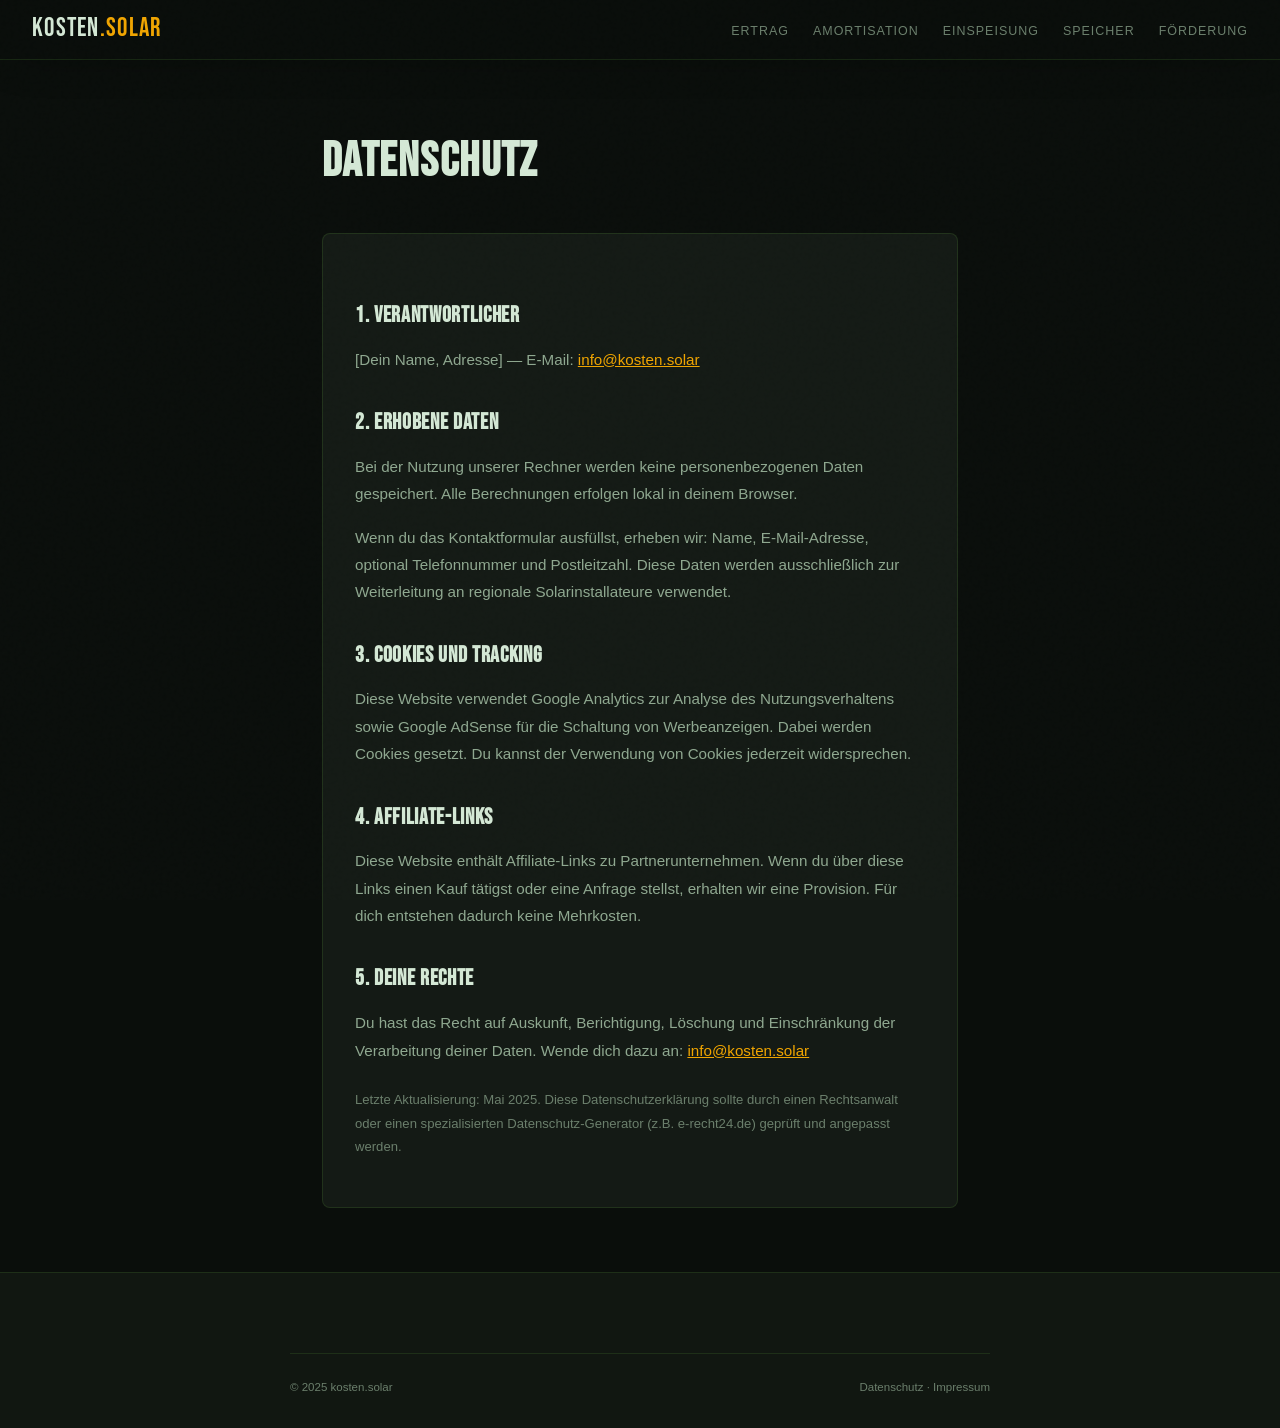
<file: datenschutz.html>
<!DOCTYPE html>
<html lang="de">
<head>
<meta charset="UTF-8"><meta name="viewport" content="width=device-width, initial-scale=1.0">
<title>Datenschutzerklärung | kosten.solar</title>
<meta name="robots" content="noindex">
<link rel="stylesheet" href="style.css">
</head>
<body>
<nav><a href="index.html" class="logo">kosten<em>.solar</em></a><ul class="nav-links"><li><a href="pv-ertragsrechner.html">Ertrag</a></li><li><a href="amortisationsrechner.html">Amortisation</a></li><li><a href="einspeiseverguetung.html">Einspeisung</a></li><li><a href="speicherrechner.html">Speicher</a></li><li><a href="foerderrechner.html">Förderung</a></li></ul></nav>
<div style="max-width:700px;margin:4rem auto;padding:0 2rem;">
  <h1 style="font-family:'Bebas Neue',sans-serif;font-size:3rem;letter-spacing:0.03em;color:var(--text);margin-bottom:2rem;">DATENSCHUTZ</h1>
  <div style="background:var(--surface);border:1px solid var(--border);border-radius:var(--radius-lg);padding:2rem;" class="content-area">
    <h2 style="font-size:1.4rem;">1. Verantwortlicher</h2>
    <p>[Dein Name, Adresse] — E-Mail: <a href="mailto:info@kosten.solar" style="color:var(--amber);">info@kosten.solar</a></p>
    <h2 style="font-size:1.4rem;">2. Erhobene Daten</h2>
    <p>Bei der Nutzung unserer Rechner werden keine personenbezogenen Daten gespeichert. Alle Berechnungen erfolgen lokal in deinem Browser.</p>
    <p>Wenn du das Kontaktformular ausfüllst, erheben wir: Name, E-Mail-Adresse, optional Telefonnummer und Postleitzahl. Diese Daten werden ausschließlich zur Weiterleitung an regionale Solarinstallateure verwendet.</p>
    <h2 style="font-size:1.4rem;">3. Cookies und Tracking</h2>
    <p>Diese Website verwendet Google Analytics zur Analyse des Nutzungsverhaltens sowie Google AdSense für die Schaltung von Werbeanzeigen. Dabei werden Cookies gesetzt. Du kannst der Verwendung von Cookies jederzeit widersprechen.</p>
    <h2 style="font-size:1.4rem;">4. Affiliate-Links</h2>
    <p>Diese Website enthält Affiliate-Links zu Partnerunternehmen. Wenn du über diese Links einen Kauf tätigst oder eine Anfrage stellst, erhalten wir eine Provision. Für dich entstehen dadurch keine Mehrkosten.</p>
    <h2 style="font-size:1.4rem;">5. Deine Rechte</h2>
    <p>Du hast das Recht auf Auskunft, Berichtigung, Löschung und Einschränkung der Verarbeitung deiner Daten. Wende dich dazu an: <a href="mailto:info@kosten.solar" style="color:var(--amber);">info@kosten.solar</a></p>
    <p style="font-size:0.82rem;color:var(--muted);margin-top:1.5rem;">Letzte Aktualisierung: Mai 2025. Diese Datenschutzerklärung sollte durch einen Rechtsanwalt oder einen spezialisierten Datenschutz-Generator (z.B. e-recht24.de) geprüft und angepasst werden.</p>
  </div>
</div>
<footer><div class="footer-bottom" style="max-width:700px;"><p>© 2025 kosten.solar</p><p><a href="datenschutz.html">Datenschutz</a> · <a href="impressum.html">Impressum</a></p></div></footer>
<script src="shared.js"></script>
</body></html>
</file>
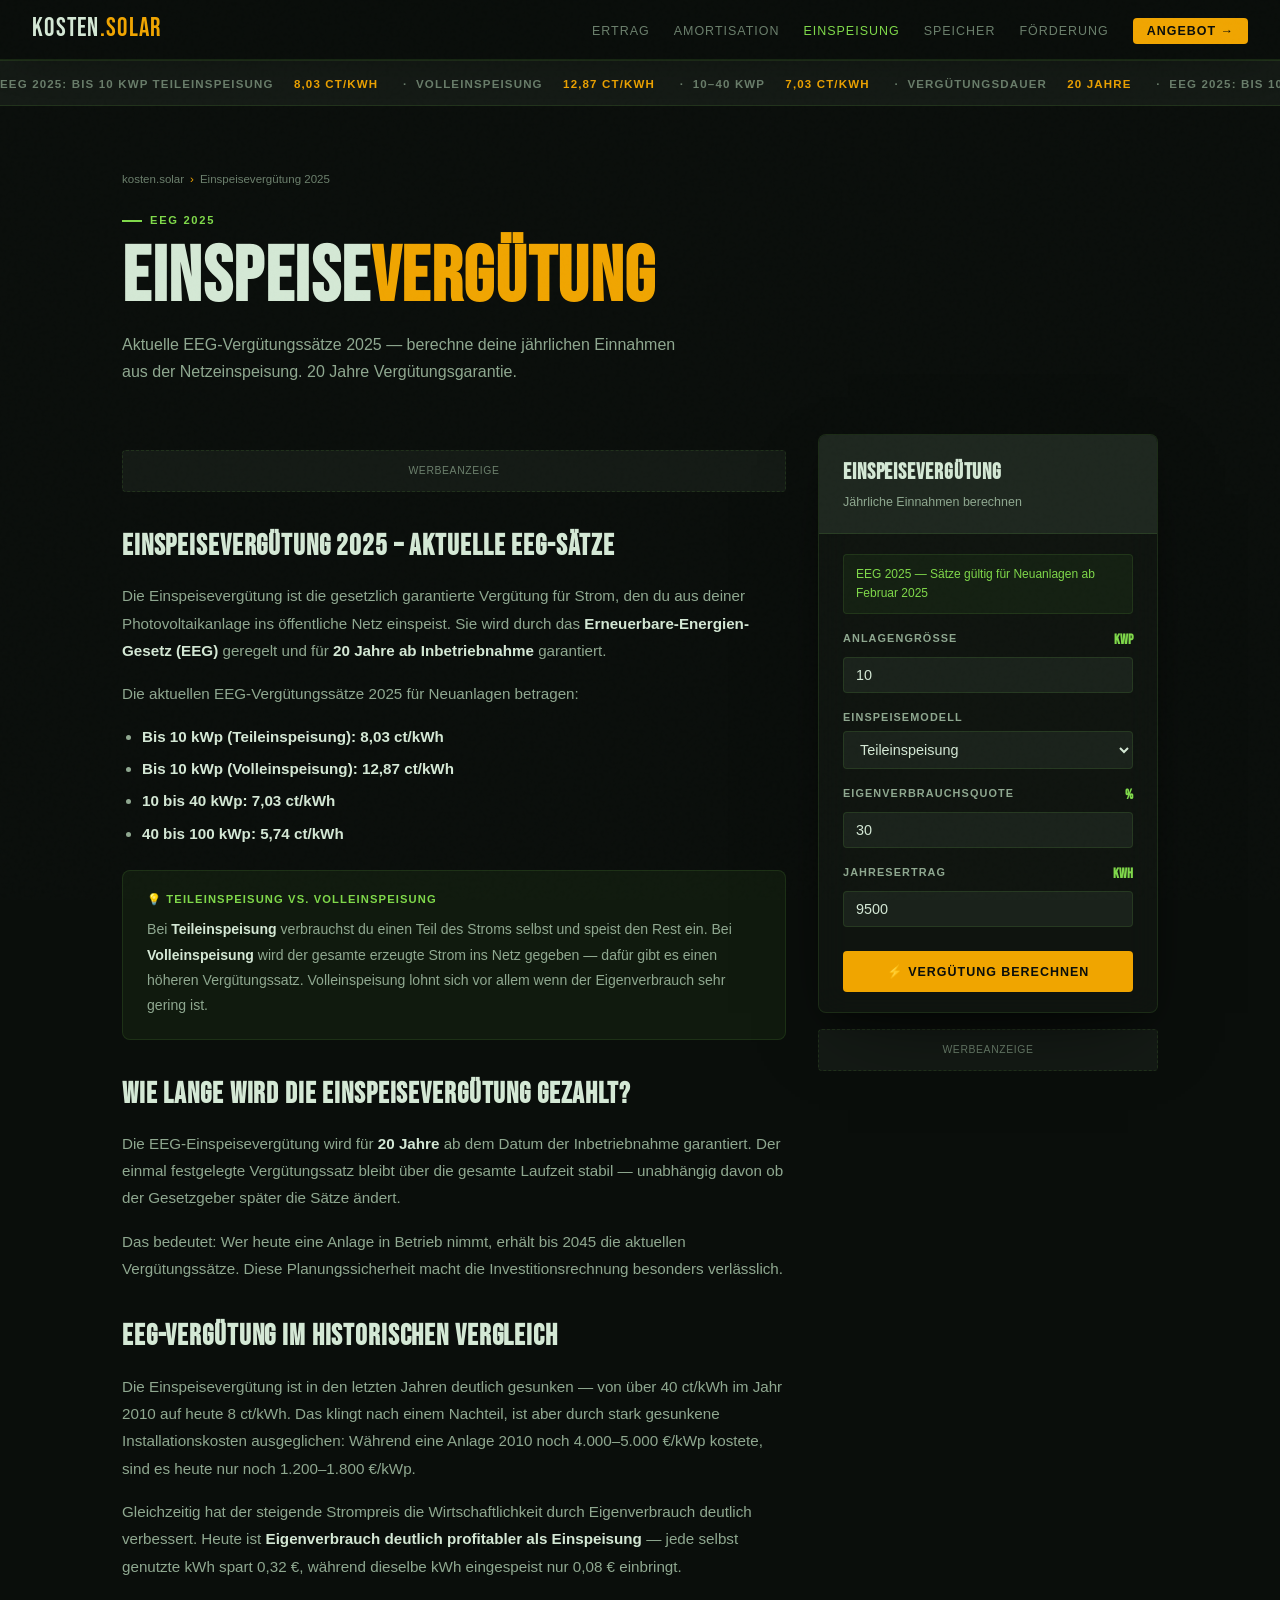
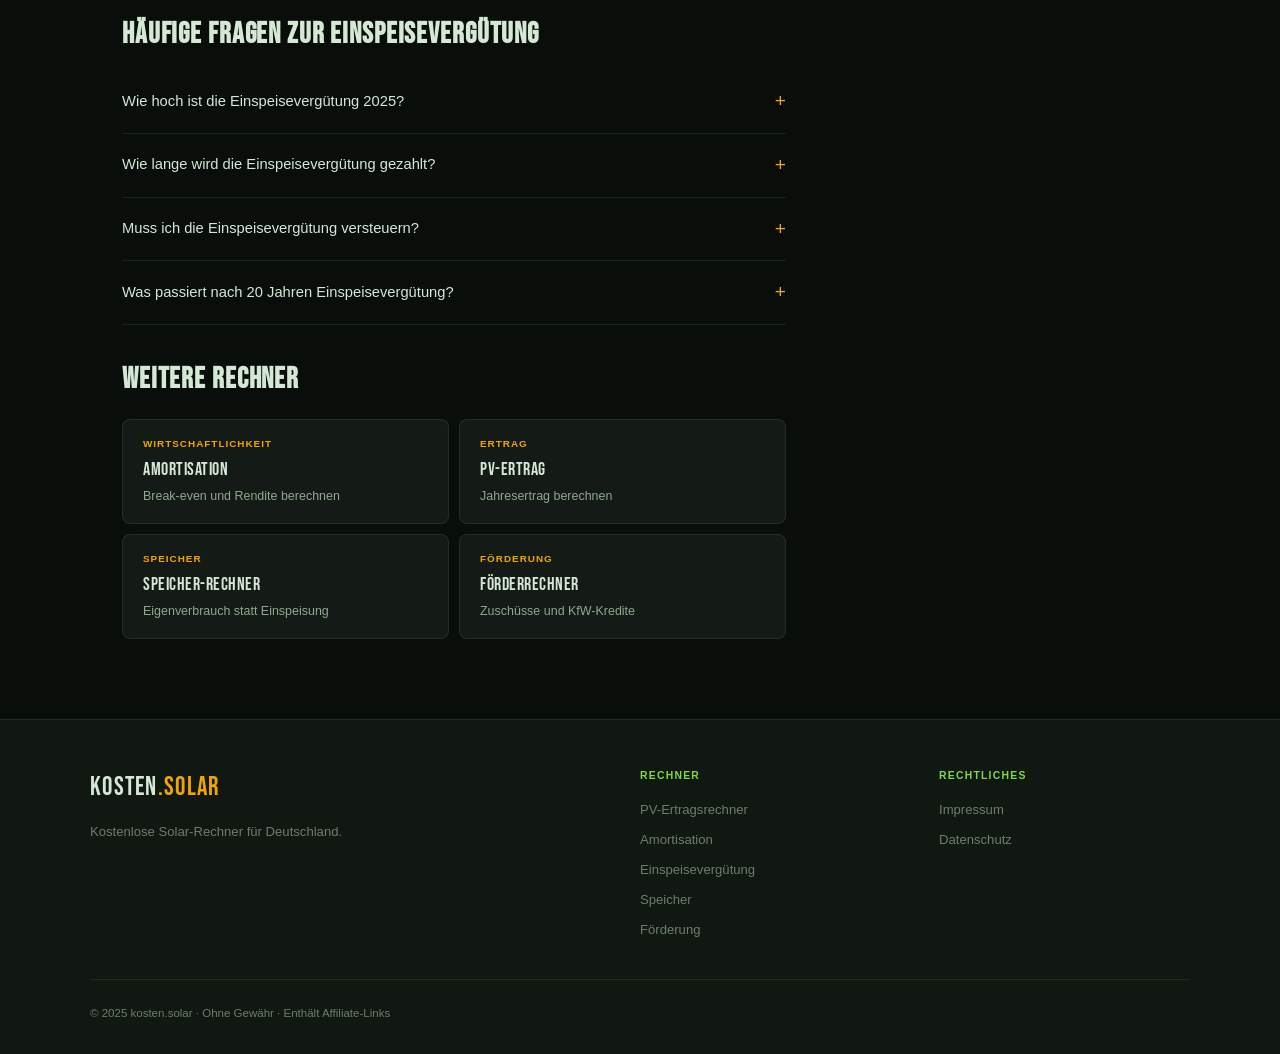
<file: einspeiseverguetung.html>
<!DOCTYPE html>
<html lang="de">
<head>
<meta charset="UTF-8"><meta name="viewport" content="width=device-width, initial-scale=1.0">
<title>Einspeisevergütung 2025 berechnen – Aktuelle EEG-Sätze | kosten.solar</title>
<meta name="description" content="Einspeisevergütung 2025 berechnen: Aktuelle EEG-Vergütungssätze für PV-Anlagen bis 10 kWp (8,03 ct/kWh) und größere Anlagen. Jährliche Einnahmen sofort berechnen.">
<link rel="canonical" href="https://kosten.solar/einspeiseverguetung.html">
<link rel="stylesheet" href="style.css">
<script type="application/ld+json">
{"@context":"https://schema.org","@type":"FAQPage","mainEntity":[
{"@type":"Question","name":"Wie hoch ist die Einspeisevergütung 2025?","acceptedAnswer":{"@type":"Answer","text":"Die EEG-Einspeisevergütung 2025 beträgt für Anlagen bis 10 kWp 8,03 ct/kWh bei Teileinspeisung und 12,87 ct/kWh bei Volleinspeisung. Für Anlagen von 10–40 kWp gilt ein Satz von 7,03 ct/kWh."}},
{"@type":"Question","name":"Wie lange wird die Einspeisevergütung gezahlt?","acceptedAnswer":{"@type":"Answer","text":"Die EEG-Einspeisevergütung wird für 20 Jahre ab Inbetriebnahme der Anlage garantiert. Der Vergütungssatz bleibt über die gesamte Laufzeit konstant."}},
{"@type":"Question","name":"Was passiert nach 20 Jahren Einspeisevergütung?","acceptedAnswer":{"@type":"Answer","text":"Nach Ablauf der 20-jährigen Vergütungszeit kann der Strom weiterhin eingespeist oder selbst genutzt werden. Ältere Anlagen können in die Direktvermarktung wechseln oder auf Eigenverbrauch umgestellt werden."}}
]}</script>
</head>
<body>
<nav><a href="index.html" class="logo">kosten<em>.solar</em></a><ul class="nav-links"><li><a href="pv-ertragsrechner.html">Ertrag</a></li><li><a href="amortisationsrechner.html">Amortisation</a></li><li><a href="einspeiseverguetung.html" class="active">Einspeisung</a></li><li><a href="speicherrechner.html">Speicher</a></li><li><a href="foerderrechner.html">Förderung</a></li><li><a href="#" class="nav-cta" onclick="openModal();return false;">Angebot →</a></li></ul></nav>
<div class="ticker"><div class="ticker-inner">EEG 2025: bis 10 kWp Teileinspeisung <span>8,03 ct/kWh</span> &nbsp;·&nbsp; Volleinspeisung <span>12,87 ct/kWh</span> &nbsp;·&nbsp; 10–40 kWp <span>7,03 ct/kWh</span> &nbsp;·&nbsp; Vergütungsdauer <span>20 Jahre</span> &nbsp;·&nbsp; EEG 2025: bis 10 kWp Teileinspeisung <span>8,03 ct/kWh</span></div></div>

<div class="page-hero fade-up">
  <div class="breadcrumb"><a href="index.html">kosten.solar</a><span>›</span>Einspeisevergütung 2025</div>
  <div class="page-tag">EEG 2025</div>
  <h1 class="page-title">EINSPEISE<em>VERGÜTUNG</em></h1>
  <p class="page-desc">Aktuelle EEG-Vergütungssätze 2025 — berechne deine jährlichen Einnahmen aus der Netzeinspeisung. 20 Jahre Vergütungsgarantie.</p>
</div>

<div class="page-layout">
  <div class="content-area">
    <div class="ad-unit">Werbeanzeige</div>
    <h2>Einspeisevergütung 2025 – Aktuelle EEG-Sätze</h2>
    <p>Die Einspeisevergütung ist die gesetzlich garantierte Vergütung für Strom, den du aus deiner Photovoltaikanlage ins öffentliche Netz einspeist. Sie wird durch das <strong>Erneuerbare-Energien-Gesetz (EEG)</strong> geregelt und für <strong>20 Jahre ab Inbetriebnahme</strong> garantiert.</p>
    <p>Die aktuellen EEG-Vergütungssätze 2025 für Neuanlagen betragen:</p>
    <ul>
      <li><strong>Bis 10 kWp (Teileinspeisung): 8,03 ct/kWh</strong></li>
      <li><strong>Bis 10 kWp (Volleinspeisung): 12,87 ct/kWh</strong></li>
      <li><strong>10 bis 40 kWp: 7,03 ct/kWh</strong></li>
      <li><strong>40 bis 100 kWp: 5,74 ct/kWh</strong></li>
    </ul>

    <div class="info-box">
      <div class="info-box-title">💡 Teileinspeisung vs. Volleinspeisung</div>
      <p>Bei <strong>Teileinspeisung</strong> verbrauchst du einen Teil des Stroms selbst und speist den Rest ein. Bei <strong>Volleinspeisung</strong> wird der gesamte erzeugte Strom ins Netz gegeben — dafür gibt es einen höheren Vergütungssatz. Volleinspeisung lohnt sich vor allem wenn der Eigenverbrauch sehr gering ist.</p>
    </div>

    <h2>Wie lange wird die Einspeisevergütung gezahlt?</h2>
    <p>Die EEG-Einspeisevergütung wird für <strong>20 Jahre</strong> ab dem Datum der Inbetriebnahme garantiert. Der einmal festgelegte Vergütungssatz bleibt über die gesamte Laufzeit stabil — unabhängig davon ob der Gesetzgeber später die Sätze ändert.</p>
    <p>Das bedeutet: Wer heute eine Anlage in Betrieb nimmt, erhält bis 2045 die aktuellen Vergütungssätze. Diese Planungssicherheit macht die Investitionsrechnung besonders verlässlich.</p>

    <h2>EEG-Vergütung im historischen Vergleich</h2>
    <p>Die Einspeisevergütung ist in den letzten Jahren deutlich gesunken — von über 40 ct/kWh im Jahr 2010 auf heute 8 ct/kWh. Das klingt nach einem Nachteil, ist aber durch stark gesunkene Installationskosten ausgeglichen: Während eine Anlage 2010 noch 4.000–5.000 €/kWp kostete, sind es heute nur noch 1.200–1.800 €/kWp.</p>
    <p>Gleichzeitig hat der steigende Strompreis die Wirtschaftlichkeit durch Eigenverbrauch deutlich verbessert. Heute ist <strong>Eigenverbrauch deutlich profitabler als Einspeisung</strong> — jede selbst genutzte kWh spart 0,32 €, während dieselbe kWh eingespeist nur 0,08 € einbringt.</p>

    <h2>Häufige Fragen zur Einspeisevergütung</h2>
    <div class="faq-item"><div class="faq-q">Wie hoch ist die Einspeisevergütung 2025?</div><div class="faq-a">Die EEG-Einspeisevergütung 2025 beträgt für Neuanlagen bis 10 kWp 8,03 ct/kWh (Teileinspeisung) bzw. 12,87 ct/kWh (Volleinspeisung). Für Anlagen von 10–40 kWp gilt 7,03 ct/kWh.</div></div>
    <div class="faq-item"><div class="faq-q">Wie lange wird die Einspeisevergütung gezahlt?</div><div class="faq-a">20 Jahre ab Inbetriebnahme der Anlage. Der einmalig festgelegte Vergütungssatz bleibt über die gesamte Laufzeit konstant und gesetzlich garantiert.</div></div>
    <div class="faq-item"><div class="faq-q">Muss ich die Einspeisevergütung versteuern?</div><div class="faq-a">Seit 2023 gilt für PV-Anlagen bis 30 kWp auf Einfamilienhäusern Einkommensteuerfreiheit. Umsatzsteuer (Mehrwertsteuer) auf die Einspeisung ist ebenfalls nicht mehr zu entrichten wenn die Anlage die Leistungsgrenze nicht überschreitet.</div></div>
    <div class="faq-item"><div class="faq-q">Was passiert nach 20 Jahren Einspeisevergütung?</div><div class="faq-a">Nach Ablauf läuft die Anlage weiter. Du kannst in die Direktvermarktung wechseln, den Strom selbst nutzen oder einen neuen Einspeisevertrag zu dann aktuellen Marktpreisen abschließen. Da die Anlage dann abgeschrieben ist, ist jede weitere kWh reiner Gewinn.</div></div>

    <h2>Weitere Rechner</h2>
    <div class="related-grid">
      <a href="amortisationsrechner.html" class="related-card"><div class="rc-tag">Wirtschaftlichkeit</div><div class="rc-title">AMORTISATION</div><div class="rc-desc">Break-even und Rendite berechnen</div></a>
      <a href="pv-ertragsrechner.html" class="related-card"><div class="rc-tag">Ertrag</div><div class="rc-title">PV-ERTRAG</div><div class="rc-desc">Jahresertrag berechnen</div></a>
      <a href="speicherrechner.html" class="related-card"><div class="rc-tag">Speicher</div><div class="rc-title">SPEICHER-RECHNER</div><div class="rc-desc">Eigenverbrauch statt Einspeisung</div></a>
      <a href="foerderrechner.html" class="related-card"><div class="rc-tag">Förderung</div><div class="rc-title">FÖRDERRECHNER</div><div class="rc-desc">Zuschüsse und KfW-Kredite</div></a>
    </div>
  </div>

  <div>
    <div class="calc-card">
      <div class="calc-card-header"><h3>EINSPEISEVERGÜTUNG</h3><p>Jährliche Einnahmen berechnen</p></div>
      <div class="calc-body">
        <div style="background:rgba(127,217,74,0.06);border:1px solid var(--border);border-radius:var(--radius);padding:10px 12px;margin-bottom:1rem;font-size:0.75rem;color:var(--lime);">EEG 2025 — Sätze gültig für Neuanlagen ab Februar 2025</div>
        <div class="input-group"><div class="input-label">Anlagengröße <span>kWp</span></div><input type="number" id="kwp" value="10" step="0.5" min="1"></div>
        <div class="input-group"><div class="input-label">Einspeisemodell</div>
          <select id="modell"><option value="teil">Teileinspeisung</option><option value="voll">Volleinspeisung</option></select></div>
        <div class="input-group"><div class="input-label">Eigenverbrauchsquote <span>%</span></div><input type="number" id="eigen" value="30" min="0" max="100"></div>
        <div class="input-group"><div class="input-label">Jahresertrag <span>kWh</span></div><input type="number" id="ertrag" value="9500" step="100"></div>
        <button class="calc-btn" onclick="calculate()">⚡ Vergütung berechnen</button>
      </div>
      <div class="results" id="results">
        <div class="kpi-grid" id="kpi-grid"></div>
        <div class="aff-strip">
          <h4>Solar-Beratung</h4>
          <p>Kostenlose Beratung durch regionalen Experten</p>
          <div class="aff-btns">
            <a href="https://www.enpal.de" target="_blank" class="aff-btn aff-btn-a">Enpal →</a>
            <button class="aff-btn aff-btn-b" onclick="openModal()">Lokal anfragen</button>
          </div>
        </div>
      </div>
    </div>
    <div class="ad-unit" style="margin-top:1rem;">Werbeanzeige</div>
  </div>
</div>

<div class="modal-overlay" id="modal"><div class="modal"><div id="modal-form"><div class="modal-tag">Kostenlos & Unverbindlich</div><h3>ANGEBOT ANFORDERN</h3><p>Verbinde dich mit geprüften Installateuren.</p><div class="modal-form"><input type="text" id="m-name" placeholder="Vorname *"><input type="email" id="m-email" placeholder="E-Mail *"><input type="tel" id="m-tel" placeholder="Telefon (optional)"><input type="text" id="m-plz" placeholder="PLZ *" maxlength="5"><button class="modal-submit" onclick="submitLead()">Angebot anfordern →</button><button class="modal-cancel" onclick="closeModal()">Abbrechen</button></div></div><div class="modal-success" id="modal-success"><div style="font-size:3rem">✅</div><h4>GESENDET</h4><p style="color:var(--text-dim)">Rückmeldung innerhalb 24h.</p><button class="modal-submit" style="margin-top:1rem" onclick="closeModal()">Schließen</button></div></div></div>

<footer><div class="footer-inner"><div class="footer-brand"><a href="index.html" class="logo">kosten<em>.solar</em></a><p>Kostenlose Solar-Rechner für Deutschland.</p></div><div class="footer-col"><h5>Rechner</h5><ul><li><a href="pv-ertragsrechner.html">PV-Ertragsrechner</a></li><li><a href="amortisationsrechner.html">Amortisation</a></li><li><a href="einspeiseverguetung.html">Einspeisevergütung</a></li><li><a href="speicherrechner.html">Speicher</a></li><li><a href="foerderrechner.html">Förderung</a></li></ul></div><div class="footer-col"><h5>Rechtliches</h5><ul><li><a href="impressum.html">Impressum</a></li><li><a href="datenschutz.html">Datenschutz</a></li></ul></div></div><div class="footer-bottom"><p>© 2025 kosten.solar · Ohne Gewähr · Enthält Affiliate-Links</p></div></footer>

<script src="shared.js"></script>
<script>
const EEG = { teil:{s10:8.03,u10:7.03,u40:5.74}, voll:{s10:12.87,u10:9.83,u40:7.90} };
function calculate() {
  const kwp = n('kwp'), modell = v('modell'), eigen = n('eigen')/100, ertrag = n('ertrag');
  const rates = EEG[modell];
  const satz = kwp<=10 ? rates.s10 : kwp<=40 ? rates.u10 : rates.u40;
  const eingespeist = modell==='voll' ? ertrag : Math.round(ertrag*(1-eigen));
  const jahresEinnahmen = Math.round(eingespeist*(satz/100));
  const gesamt20 = Math.round(jahresEinnahmen*20);
  document.getElementById('kpi-grid').innerHTML =
    `<div class="kpi-card full"><div class="kpi-label">Vergütungssatz EEG 2025</div><div class="kpi-value">${satz.toFixed(2)}</div><div class="kpi-unit">ct/kWh · ${modell==='voll'?'Volleinspeisung':'Teileinspeisung'}</div></div>
     <div class="kpi-card"><div class="kpi-label">Eingespeist/Jahr</div><div class="kpi-value">${eingespeist.toLocaleString('de-DE')}</div><div class="kpi-unit">kWh</div></div>
     <div class="kpi-card"><div class="kpi-label">Einnahmen/Jahr</div><div class="kpi-value">${jahresEinnahmen.toLocaleString('de-DE')} €</div><div class="kpi-unit"></div></div>
     <div class="kpi-card"><div class="kpi-label">Einnahmen 20 Jahre</div><div class="kpi-value">${gesamt20.toLocaleString('de-DE')} €</div><div class="kpi-unit">Garantiert</div></div>`;
  document.getElementById('results').classList.add('show');
}
</script>
</body></html>
</file>
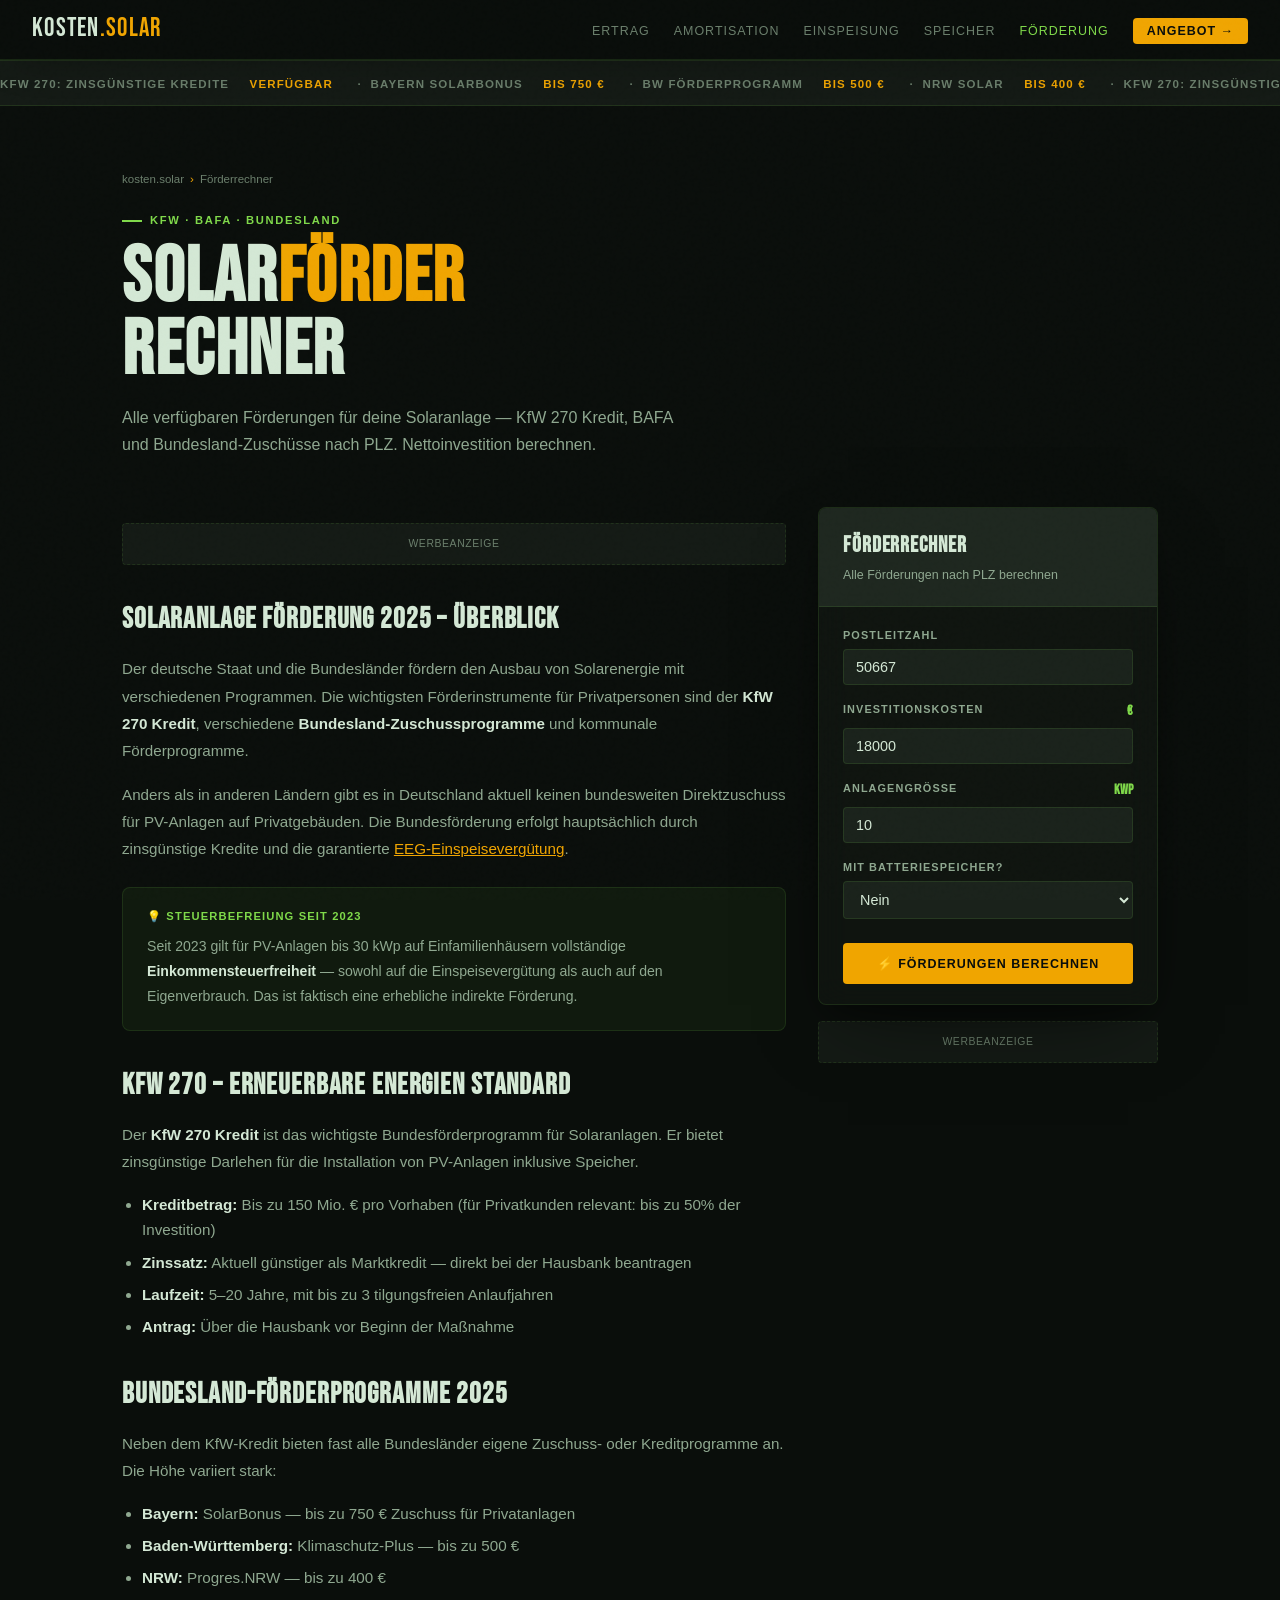
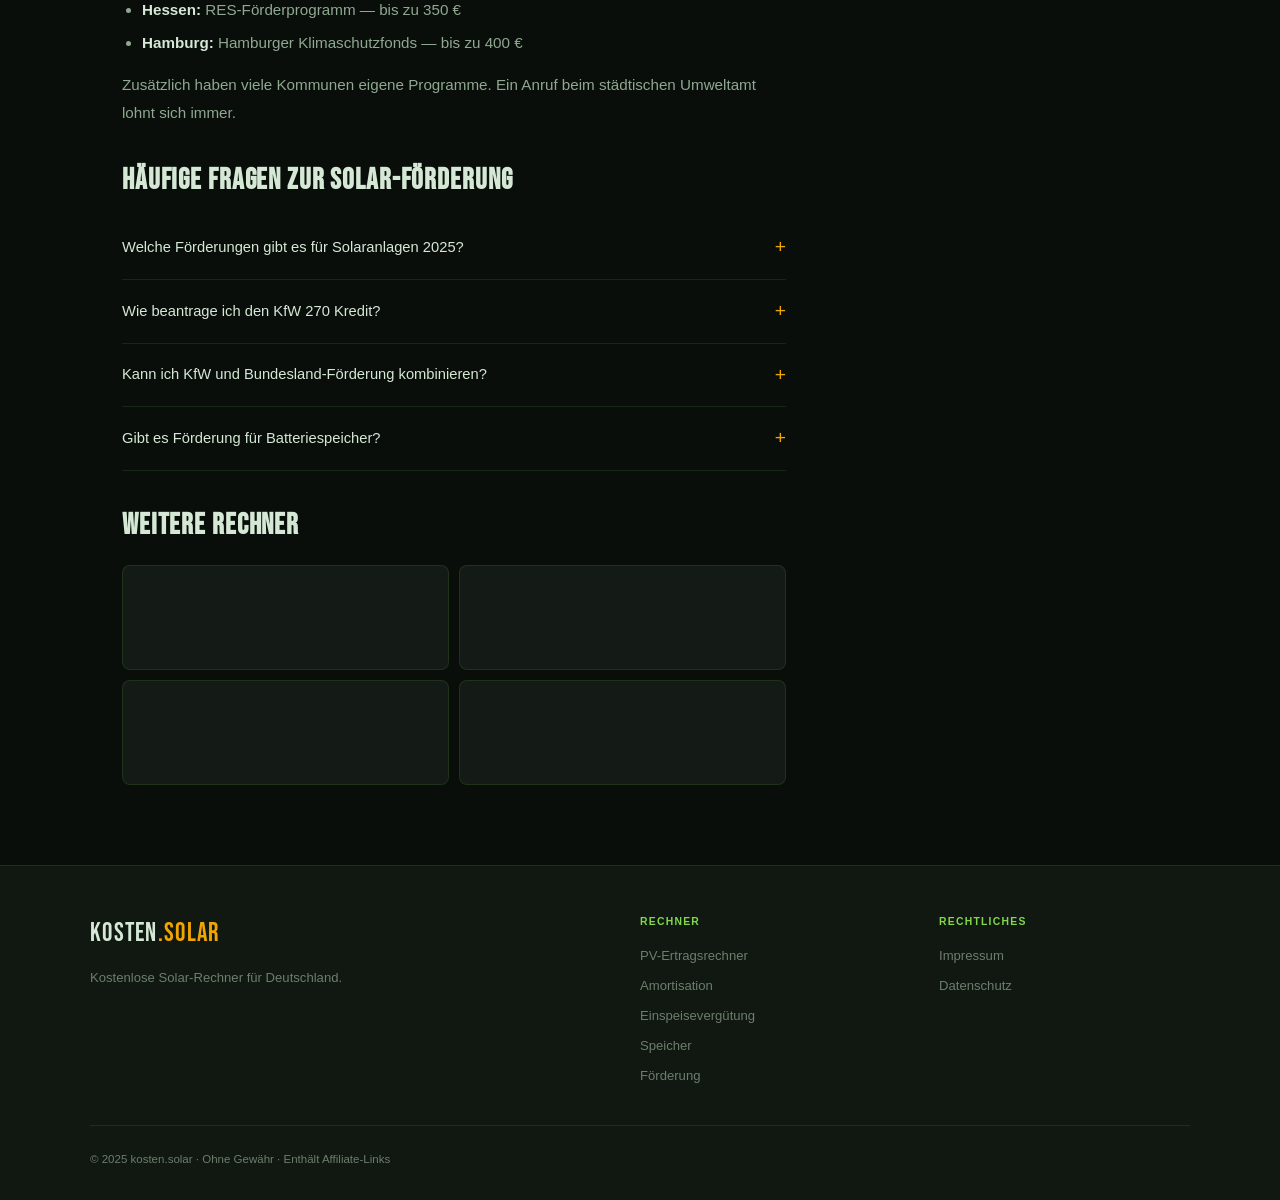
<file: foerderrechner.html>
<!DOCTYPE html>
<html lang="de">
<head>
<meta charset="UTF-8"><meta name="viewport" content="width=device-width, initial-scale=1.0">
<title>Solar Förderrechner 2025 – KfW, BAFA und Bundesland-Zuschüsse | kosten.solar</title>
<meta name="description" content="Solaranlage Förderung 2025 berechnen: KfW 270 Kredit, BAFA-Förderung und Bundesland-Zuschüsse nach PLZ. Alle verfügbaren Förderungen auf einen Blick.">
<link rel="canonical" href="https://kosten.solar/foerderrechner.html">
<link rel="stylesheet" href="style.css">
<script type="application/ld+json">
{"@context":"https://schema.org","@type":"FAQPage","mainEntity":[
{"@type":"Question","name":"Welche Förderungen gibt es für Solaranlagen 2025?","acceptedAnswer":{"@type":"Answer","text":"2025 gibt es den KfW 270 Kredit (zinsgünstig, bis 50% der Investition), verschiedene Bundesland-Zuschüsse (250–750 €) und kommunale Förderprogramme. BAFA fördert PV-Anlagen im Rahmen der Bundesförderung Effizienzgebäude."}},
{"@type":"Question","name":"Wie viel KfW-Förderung gibt es für eine Solaranlage?","acceptedAnswer":{"@type":"Answer","text":"Der KfW 270 Kredit ermöglicht zinsgünstige Finanzierung von bis zu 50% der Investitionskosten. Bei einer 20.000 € Anlage wären das bis zu 10.000 € zu günstigen Zinsen. Es handelt sich um einen Kredit, nicht um einen Zuschuss."}},
{"@type":"Question","name":"Gibt es Zuschüsse für Solaranlagen in Bayern?","acceptedAnswer":{"@type":"Answer","text":"Bayern hat das SolarBonus-Programm mit Zuschüssen von bis zu 750 € für private PV-Anlagen. Zusätzlich gibt es kommunale Programme vieler bayerischer Gemeinden und Städte."}}
]}</script>
</head>
<body>
<nav><a href="index.html" class="logo">kosten<em>.solar</em></a><ul class="nav-links"><li><a href="pv-ertragsrechner.html">Ertrag</a></li><li><a href="amortisationsrechner.html">Amortisation</a></li><li><a href="einspeiseverguetung.html">Einspeisung</a></li><li><a href="speicherrechner.html">Speicher</a></li><li><a href="foerderrechner.html" class="active">Förderung</a></li><li><a href="#" class="nav-cta" onclick="openModal();return false;">Angebot →</a></li></ul></nav>
<div class="ticker"><div class="ticker-inner">KfW 270: zinsgünstige Kredite <span>verfügbar</span> &nbsp;·&nbsp; Bayern SolarBonus <span>bis 750 €</span> &nbsp;·&nbsp; BW Förderprogramm <span>bis 500 €</span> &nbsp;·&nbsp; NRW Solar <span>bis 400 €</span> &nbsp;·&nbsp; KfW 270: zinsgünstige Kredite <span>verfügbar</span> &nbsp;·&nbsp; Bayern SolarBonus <span>bis 750 €</span></div></div>

<div class="page-hero fade-up">
  <div class="breadcrumb"><a href="index.html">kosten.solar</a><span>›</span>Förderrechner</div>
  <div class="page-tag">KfW · BAFA · Bundesland</div>
  <h1 class="page-title">SOLAR<em>FÖRDER</em><br>RECHNER</h1>
  <p class="page-desc">Alle verfügbaren Förderungen für deine Solaranlage — KfW 270 Kredit, BAFA und Bundesland-Zuschüsse nach PLZ. Nettoinvestition berechnen.</p>
</div>

<div class="page-layout">
  <div class="content-area">
    <div class="ad-unit">Werbeanzeige</div>
    <h2>Solaranlage Förderung 2025 – Überblick</h2>
    <p>Der deutsche Staat und die Bundesländer fördern den Ausbau von Solarenergie mit verschiedenen Programmen. Die wichtigsten Förderinstrumente für Privatpersonen sind der <strong>KfW 270 Kredit</strong>, verschiedene <strong>Bundesland-Zuschussprogramme</strong> und kommunale Förderprogramme.</p>
    <p>Anders als in anderen Ländern gibt es in Deutschland aktuell keinen bundesweiten Direktzuschuss für PV-Anlagen auf Privatgebäuden. Die Bundesförderung erfolgt hauptsächlich durch zinsgünstige Kredite und die garantierte <a href="einspeiseverguetung.html" style="color:var(--amber);">EEG-Einspeisevergütung</a>.</p>

    <div class="info-box">
      <div class="info-box-title">💡 Steuerbefreiung seit 2023</div>
      <p>Seit 2023 gilt für PV-Anlagen bis 30 kWp auf Einfamilienhäusern vollständige <strong>Einkommensteuerfreiheit</strong> — sowohl auf die Einspeisevergütung als auch auf den Eigenverbrauch. Das ist faktisch eine erhebliche indirekte Förderung.</p>
    </div>

    <h2>KfW 270 – Erneuerbare Energien Standard</h2>
    <p>Der <strong>KfW 270 Kredit</strong> ist das wichtigste Bundesförderprogramm für Solaranlagen. Er bietet zinsgünstige Darlehen für die Installation von PV-Anlagen inklusive Speicher.</p>
    <ul>
      <li><strong>Kreditbetrag:</strong> Bis zu 150 Mio. € pro Vorhaben (für Privatkunden relevant: bis zu 50% der Investition)</li>
      <li><strong>Zinssatz:</strong> Aktuell günstiger als Marktkredit — direkt bei der Hausbank beantragen</li>
      <li><strong>Laufzeit:</strong> 5–20 Jahre, mit bis zu 3 tilgungsfreien Anlaufjahren</li>
      <li><strong>Antrag:</strong> Über die Hausbank vor Beginn der Maßnahme</li>
    </ul>

    <h2>Bundesland-Förderprogramme 2025</h2>
    <p>Neben dem KfW-Kredit bieten fast alle Bundesländer eigene Zuschuss- oder Kreditprogramme an. Die Höhe variiert stark:</p>
    <ul>
      <li><strong>Bayern:</strong> SolarBonus — bis zu 750 € Zuschuss für Privatanlagen</li>
      <li><strong>Baden-Württemberg:</strong> Klimaschutz-Plus — bis zu 500 €</li>
      <li><strong>NRW:</strong> Progres.NRW — bis zu 400 €</li>
      <li><strong>Hessen:</strong> RES-Förderprogramm — bis zu 350 €</li>
      <li><strong>Hamburg:</strong> Hamburger Klimaschutzfonds — bis zu 400 €</li>
    </ul>
    <p>Zusätzlich haben viele Kommunen eigene Programme. Ein Anruf beim städtischen Umweltamt lohnt sich immer.</p>

    <h2>Häufige Fragen zur Solar-Förderung</h2>
    <div class="faq-item"><div class="faq-q">Welche Förderungen gibt es für Solaranlagen 2025?</div><div class="faq-a">Die wichtigsten Förderungen sind: KfW 270 Kredit (zinsgünstig, bis 50% der Investition), Bundesland-Zuschüsse (250–750 € je nach Bundesland), kommunale Programme und die indirekte Förderung durch Steuerbefreiung seit 2023.</div></div>
    <div class="faq-item"><div class="faq-q">Wie beantrage ich den KfW 270 Kredit?</div><div class="faq-a">Den KfW 270 Kredit beantragst du vor Baubeginn über deine Hausbank. Die Bank leitet den Antrag an die KfW weiter. Wichtig: Der Antrag muss vor Abschluss des Liefervertrags gestellt werden.</div></div>
    <div class="faq-item"><div class="faq-q">Kann ich KfW und Bundesland-Förderung kombinieren?</div><div class="faq-a">Ja — KfW-Kredit und Bundesland-Zuschüsse lassen sich in der Regel kombinieren. Prüfe jedoch die Förderbedingungen deines Bundeslandes, da manche Programme eine KfW-Kombination einschränken.</div></div>
    <div class="faq-item"><div class="faq-q">Gibt es Förderung für Batteriespeicher?</div><div class="faq-a">Batteriespeicher können im Rahmen des KfW 270 Kredits mitfinanziert werden. Einige Bundesländer (z.B. Bayern, Thüringen) haben spezifische Speicherförderungen. Unser Rechner zeigt die Speicher-Zuschläge für dein Bundesland.</div></div>

    <h2>Weitere Rechner</h2>
    <div class="related-grid">
      <a href="amortisationsrechner.html" class="related-card"><div class="rc-tag">Wirtschaftlichkeit</div><div class="rc-title">AMORTISATION</div><div class="rc-desc">Break-even nach Förderabzug</div></a>
      <a href="pv-ertragsrechner.html" class="related-card"><div class="rc-tag">Ertrag</div><div class="rc-title">PV-ERTRAG</div><div class="rc-desc">Jahresertrag berechnen</div></a>
      <a href="speicherrechner.html" class="related-card"><div class="rc-tag">Speicher</div><div class="rc-title">SPEICHER-RECHNER</div><div class="rc-desc">Optimale Batteriegröße</div></a>
      <a href="einspeiseverguetung.html" class="related-card"><div class="rc-tag">EEG 2025</div><div class="rc-title">EINSPEISEVERGÜTUNG</div><div class="rc-desc">Aktuelle Vergütungssätze</div></a>
    </div>
  </div>

  <div>
    <div class="calc-card">
      <div class="calc-card-header"><h3>FÖRDERRECHNER</h3><p>Alle Förderungen nach PLZ berechnen</p></div>
      <div class="calc-body">
        <div class="input-group"><div class="input-label">Postleitzahl</div><input type="text" id="plz" value="50667" maxlength="5" placeholder="z.B. 50667"></div>
        <div class="input-group"><div class="input-label">Investitionskosten <span>€</span></div><input type="number" id="invest" value="18000" step="500"></div>
        <div class="input-group"><div class="input-label">Anlagengröße <span>kWp</span></div><input type="number" id="kwp" value="10" step="0.5" min="1"></div>
        <div class="input-group"><div class="input-label">Mit Batteriespeicher?</div>
          <select id="speicher"><option value="0">Nein</option><option value="1">Ja</option></select></div>
        <button class="calc-btn" onclick="calculate()">⚡ Förderungen berechnen</button>
      </div>
      <div class="results" id="results">
        <div class="kpi-grid" id="kpi-grid"></div>
        <div id="details-area"></div>
        <div class="aff-strip">
          <h4>Förderantrag stellen</h4>
          <p>Fachbetrieb übernimmt die Antragsstellung</p>
          <div class="aff-btns">
            <a href="https://www.enpal.de" target="_blank" class="aff-btn aff-btn-a">Kostenlos anfragen →</a>
            <button class="aff-btn aff-btn-b" onclick="openModal()">Lokal anfragen</button>
          </div>
        </div>
      </div>
    </div>
    <div class="ad-unit" style="margin-top:1rem;">Werbeanzeige</div>
  </div>
</div>

<div class="modal-overlay" id="modal"><div class="modal"><div id="modal-form"><div class="modal-tag">Kostenlos & Unverbindlich</div><h3>ANGEBOT ANFORDERN</h3><p>Verbinde dich mit geprüften Installateuren.</p><div class="modal-form"><input type="text" id="m-name" placeholder="Vorname *"><input type="email" id="m-email" placeholder="E-Mail *"><input type="tel" id="m-tel" placeholder="Telefon (optional)"><input type="text" id="m-plz" placeholder="PLZ *" maxlength="5"><button class="modal-submit" onclick="submitLead()">Angebot anfordern →</button><button class="modal-cancel" onclick="closeModal()">Abbrechen</button></div></div><div class="modal-success" id="modal-success"><div style="font-size:3rem">✅</div><h4>GESENDET</h4><p style="color:var(--text-dim)">Rückmeldung innerhalb 24h.</p><button class="modal-submit" style="margin-top:1rem" onclick="closeModal()">Schließen</button></div></div></div>

<footer><div class="footer-inner"><div class="footer-brand"><a href="index.html" class="logo">kosten<em>.solar</em></a><p>Kostenlose Solar-Rechner für Deutschland.</p></div><div class="footer-col"><h5>Rechner</h5><ul><li><a href="pv-ertragsrechner.html">PV-Ertragsrechner</a></li><li><a href="amortisationsrechner.html">Amortisation</a></li><li><a href="einspeiseverguetung.html">Einspeisevergütung</a></li><li><a href="speicherrechner.html">Speicher</a></li><li><a href="foerderrechner.html">Förderung</a></li></ul></div><div class="footer-col"><h5>Rechtliches</h5><ul><li><a href="impressum.html">Impressum</a></li><li><a href="datenschutz.html">Datenschutz</a></li></ul></div></div><div class="footer-bottom"><p>© 2025 kosten.solar · Ohne Gewähr · Enthält Affiliate-Links</p></div></footer>

<script src="shared.js"></script>
<script>
function calculate() {
  const plz = v('plz'), invest = n('invest'), kwp = n('kwp'), speicher = v('speicher')==='1';
  const d = getPLZ(plz);
  const kfw = Math.min(invest*0.5, kwp*1200);
  const landZ = d.betrag + (speicher?500:0);
  const netto = Math.round(invest-landZ);
  document.getElementById('kpi-grid').innerHTML =
    `<div class="kpi-card full"><div class="kpi-label">Gesamtförderung (Zuschüsse)</div><div class="kpi-value">${Math.round(landZ).toLocaleString('de-DE')} €</div><div class="kpi-unit">${d.land}</div></div>
     <div class="kpi-card"><div class="kpi-label">KfW 270 Kredit (bis)</div><div class="kpi-value">${Math.round(kfw).toLocaleString('de-DE')} €</div><div class="kpi-unit">zinsgünstig</div></div>
     <div class="kpi-card"><div class="kpi-label">Bundesland-Zuschuss</div><div class="kpi-value">${d.betrag} €</div><div class="kpi-unit">${d.land}</div></div>
     <div class="kpi-card"><div class="kpi-label">Nettoinvestition</div><div class="kpi-value">${netto.toLocaleString('de-DE')} €</div><div class="kpi-unit">nach Förderabzug</div></div>`;
  let det = `<div style="background:var(--surface);border:1px solid var(--border);border-radius:var(--radius);padding:1rem;margin:0.75rem 0;font-size:0.82rem;">
    <div style="font-weight:700;color:var(--text);margin-bottom:8px;">Erkannte Förderungen für PLZ ${plz}:</div>
    <div style="display:flex;justify-content:space-between;padding:5px 0;border-bottom:1px solid var(--border);color:var(--text-dim)"><span>KfW 270 Kredit (bis)</span><span style="color:var(--lime);font-weight:600">${Math.round(kfw).toLocaleString('de-DE')} €</span></div>
    <div style="display:flex;justify-content:space-between;padding:5px 0;${speicher?'border-bottom:1px solid var(--border);':''}color:var(--text-dim)"><span>${d.land} Zuschuss</span><span style="color:var(--lime);font-weight:600">${d.betrag} €</span></div>
    ${speicher?`<div style="display:flex;justify-content:space-between;padding:5px 0;color:var(--text-dim)"><span>Speicher-Zuschlag</span><span style="color:var(--lime);font-weight:600">500 €</span></div>`:''}
    <p style="margin-top:8px;font-size:0.72rem;color:var(--muted);">Hinweis: Bundesland-Zuschüsse variieren je nach Programm und Haushaltslage. Bitte direkt beim zuständigen Amt prüfen.</p>
  </div>`;
  document.getElementById('details-area').innerHTML = det;
  document.getElementById('results').classList.add('show');
  document.getElementById('m-plz').value = plz;
}
</script>
</body></html>
</file>
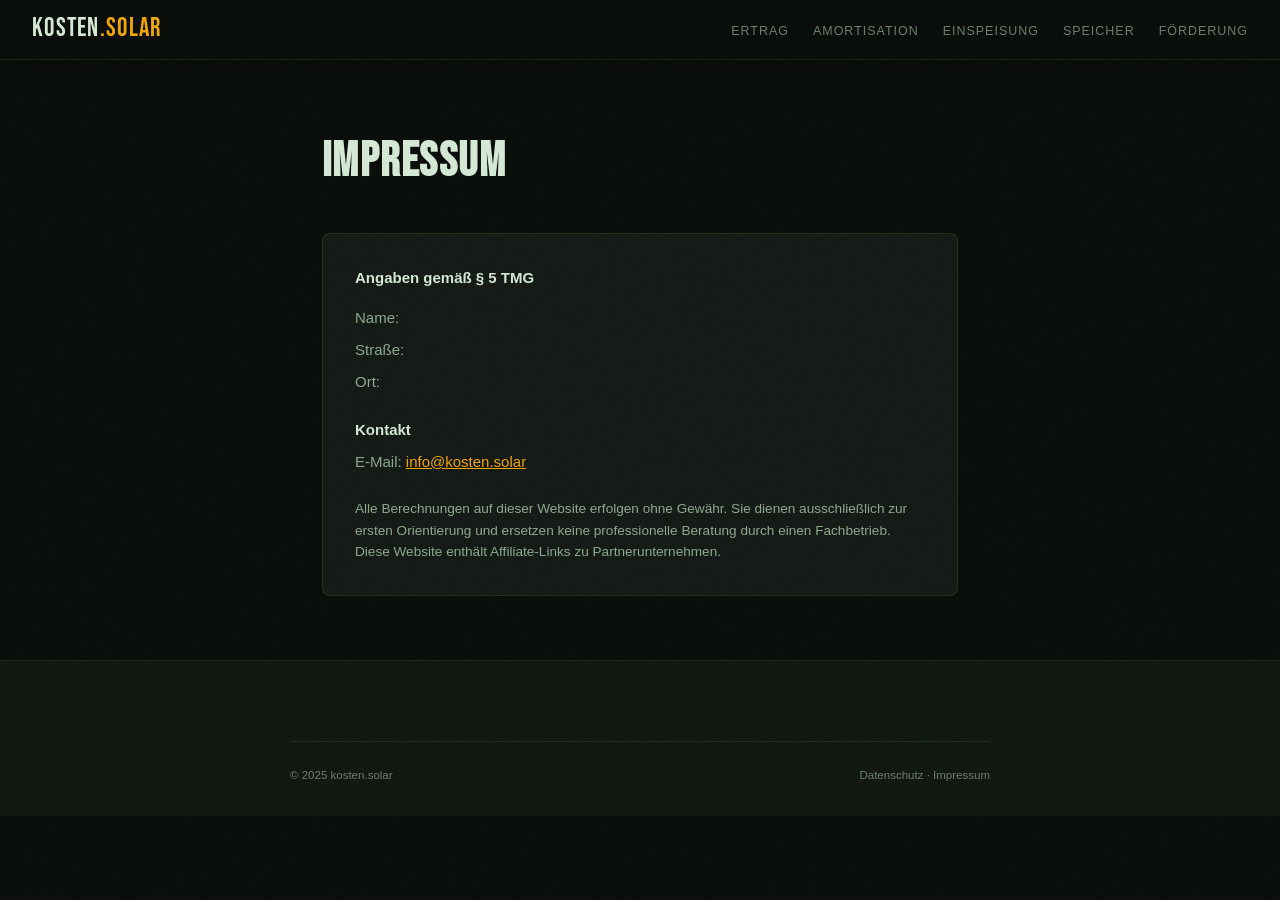
<file: impressum.html>
<!DOCTYPE html>
<html lang="de">
<head>
<meta charset="UTF-8"><meta name="viewport" content="width=device-width, initial-scale=1.0">
<title>Impressum | kosten.solar</title>
<meta name="robots" content="noindex">
<link rel="stylesheet" href="style.css">
</head>
<body>
<nav><a href="index.html" class="logo">kosten<em>.solar</em></a><ul class="nav-links"><li><a href="pv-ertragsrechner.html">Ertrag</a></li><li><a href="amortisationsrechner.html">Amortisation</a></li><li><a href="einspeiseverguetung.html">Einspeisung</a></li><li><a href="speicherrechner.html">Speicher</a></li><li><a href="foerderrechner.html">Förderung</a></li></ul></nav>
<div style="max-width:700px;margin:4rem auto;padding:0 2rem;">
  <h1 style="font-family:'Bebas Neue',sans-serif;font-size:3rem;letter-spacing:0.03em;color:var(--text);margin-bottom:2rem;">IMPRESSUM</h1>
  <div style="background:var(--surface);border:1px solid var(--border);border-radius:var(--radius-lg);padding:2rem;">
    <p style="color:var(--text-dim);margin-bottom:1rem;"><strong style="color:var(--text);">Angaben gemäß § 5 TMG</strong></p>
    <p style="color:var(--text-dim);margin-bottom:0.5rem;">Name:</p>
    <p style="color:var(--text-dim);margin-bottom:0.5rem;">Straße:</p>
    <p style="color:var(--text-dim);margin-bottom:1.5rem;">Ort:</p>
    <p style="color:var(--text-dim);margin-bottom:0.5rem;"><strong style="color:var(--text);">Kontakt</strong></p>
    <p style="color:var(--text-dim);margin-bottom:0.5rem;">E-Mail: <a href="mailto:info@kosten.solar" style="color:var(--amber);">info@kosten.solar</a></p>
    <p style="color:var(--text-dim);margin-top:1.5rem;font-size:0.85rem;">Alle Berechnungen auf dieser Website erfolgen ohne Gewähr. Sie dienen ausschließlich zur ersten Orientierung und ersetzen keine professionelle Beratung durch einen Fachbetrieb. Diese Website enthält Affiliate-Links zu Partnerunternehmen.</p>
  </div>
</div>
<footer><div class="footer-bottom" style="max-width:700px;"><p>© 2025 kosten.solar</p><p><a href="datenschutz.html">Datenschutz</a> · <a href="impressum.html">Impressum</a></p></div></footer>
<script src="shared.js"></script>
</body></html>
</file>
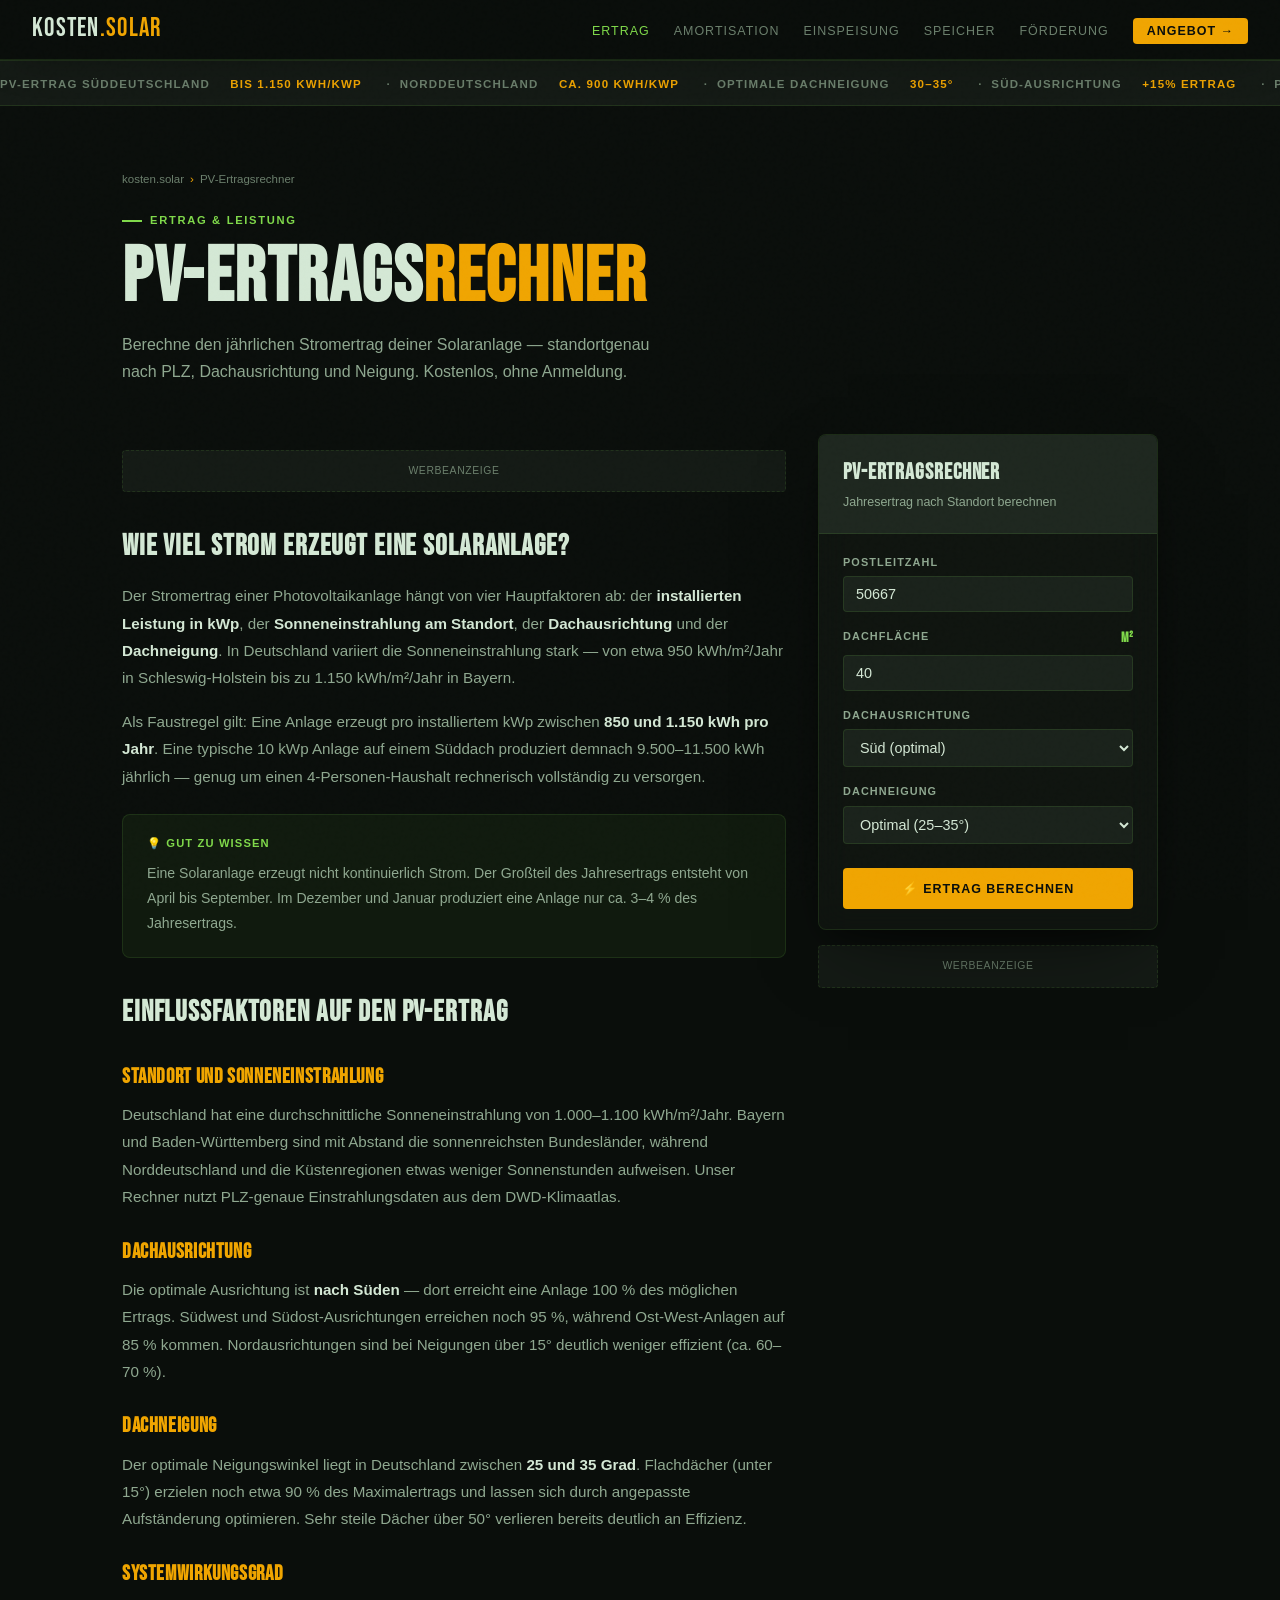
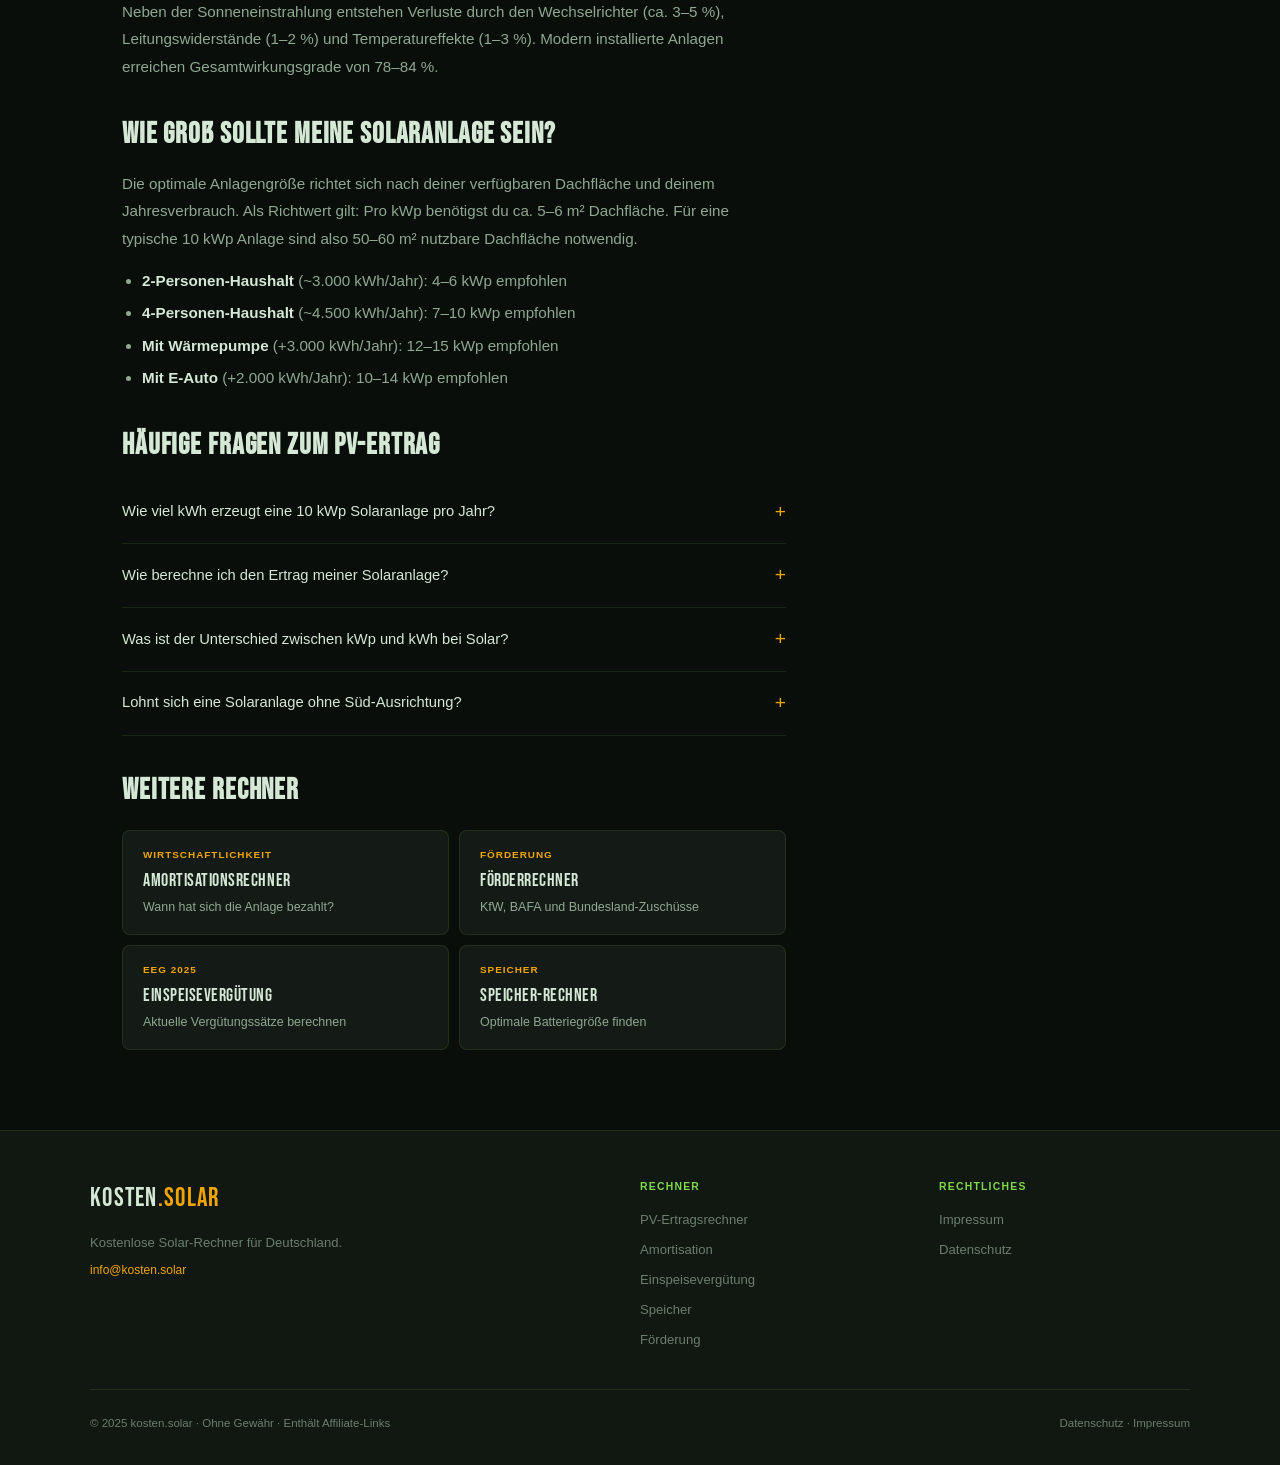
<file: pv-ertragsrechner.html>
<!DOCTYPE html>
<html lang="de">
<head>
<meta charset="UTF-8"><meta name="viewport" content="width=device-width, initial-scale=1.0">
<title>PV-Ertragsrechner 2025 – Solaranlage Ertrag berechnen | kosten.solar</title>
<meta name="description" content="PV-Ertrag kostenlos berechnen: Jahresertrag in kWh, optimale Anlagengröße und CO₂-Einsparung nach Dachfläche, Ausrichtung und Standort. Aktuelle Daten 2025.">
<link rel="canonical" href="https://kosten.solar/pv-ertragsrechner.html">
<link rel="stylesheet" href="style.css">
<script type="application/ld+json">
{"@context":"https://schema.org","@type":"WebPage","name":"PV-Ertragsrechner","description":"Berechne den jährlichen Stromertrag deiner Solaranlage kostenlos online.","url":"https://kosten.solar/pv-ertragsrechner.html",
"breadcrumb":{"@type":"BreadcrumbList","itemListElement":[{"@type":"ListItem","position":1,"name":"kosten.solar","item":"https://kosten.solar"},{"@type":"ListItem","position":2,"name":"PV-Ertragsrechner","item":"https://kosten.solar/pv-ertragsrechner.html"}]}}
</script>
<script type="application/ld+json">
{"@context":"https://schema.org","@type":"FAQPage","mainEntity":[
{"@type":"Question","name":"Wie viel kWh erzeugt eine 10 kWp Solaranlage?","acceptedAnswer":{"@type":"Answer","text":"Eine 10 kWp Anlage erzeugt in Deutschland je nach Standort und Ausrichtung zwischen 8.500 und 11.000 kWh pro Jahr. In Bayern sind Erträge bis 11.500 kWh möglich, in Norddeutschland eher 8.500–9.500 kWh."}},
{"@type":"Question","name":"Wie berechnet man den PV-Ertrag?","acceptedAnswer":{"@type":"Answer","text":"Der PV-Ertrag ergibt sich aus: Anlagengröße (kWp) × jährliche Sonneneinstrahlung (kWh/m²) × Ausrichtungsfaktor × Neigungsfaktor × Systemwirkungsgrad. Unser Rechner übernimmt alle diese Faktoren automatisch."}},
{"@type":"Question","name":"Wie viel kWp brauche ich für ein Einfamilienhaus?","acceptedAnswer":{"@type":"Answer","text":"Für ein Einfamilienhaus mit 3–4 Personen und einem Jahresverbrauch von ca. 4.500 kWh empfiehlt sich eine Anlage zwischen 6 und 10 kWp. Mit Wärmepumpe oder E-Auto entsprechend größer."}}
]}</script>
</head>
<body>
<nav>
  <a href="index.html" class="logo">kosten<em>.solar</em></a>
  <ul class="nav-links">
    <li><a href="pv-ertragsrechner.html" class="active">Ertrag</a></li>
    <li><a href="amortisationsrechner.html">Amortisation</a></li>
    <li><a href="einspeiseverguetung.html">Einspeisung</a></li>
    <li><a href="speicherrechner.html">Speicher</a></li>
    <li><a href="foerderrechner.html">Förderung</a></li>
    <li><a href="#" class="nav-cta" onclick="openModal();return false;">Angebot →</a></li>
  </ul>
</nav>
<div class="ticker"><div class="ticker-inner">PV-Ertrag Süddeutschland <span>bis 1.150 kWh/kWp</span> &nbsp;·&nbsp; Norddeutschland <span>ca. 900 kWh/kWp</span> &nbsp;·&nbsp; Optimale Dachneigung <span>30–35°</span> &nbsp;·&nbsp; Süd-Ausrichtung <span>+15% Ertrag</span> &nbsp;·&nbsp; PV-Ertrag Süddeutschland <span>bis 1.150 kWh/kWp</span> &nbsp;·&nbsp; Norddeutschland <span>ca. 900 kWh/kWp</span></div></div>

<div class="page-hero fade-up">
  <div class="breadcrumb"><a href="index.html">kosten.solar</a><span>›</span>PV-Ertragsrechner</div>
  <div class="page-tag">Ertrag & Leistung</div>
  <h1 class="page-title">PV-ERTRAGS<em>RECHNER</em></h1>
  <p class="page-desc">Berechne den jährlichen Stromertrag deiner Solaranlage — standortgenau nach PLZ, Dachausrichtung und Neigung. Kostenlos, ohne Anmeldung.</p>
</div>

<div class="page-layout">
  <div class="content-area">
    <div class="ad-unit">Werbeanzeige</div>

    <h2>Wie viel Strom erzeugt eine Solaranlage?</h2>
    <p>Der Stromertrag einer Photovoltaikanlage hängt von vier Hauptfaktoren ab: der <strong>installierten Leistung in kWp</strong>, der <strong>Sonneneinstrahlung am Standort</strong>, der <strong>Dachausrichtung</strong> und der <strong>Dachneigung</strong>. In Deutschland variiert die Sonneneinstrahlung stark — von etwa 950 kWh/m²/Jahr in Schleswig-Holstein bis zu 1.150 kWh/m²/Jahr in Bayern.</p>
    <p>Als Faustregel gilt: Eine Anlage erzeugt pro installiertem kWp zwischen <strong>850 und 1.150 kWh pro Jahr</strong>. Eine typische 10 kWp Anlage auf einem Süddach produziert demnach 9.500–11.500 kWh jährlich — genug um einen 4-Personen-Haushalt rechnerisch vollständig zu versorgen.</p>

    <div class="info-box">
      <div class="info-box-title">💡 Gut zu wissen</div>
      <p>Eine Solaranlage erzeugt nicht kontinuierlich Strom. Der Großteil des Jahresertrags entsteht von April bis September. Im Dezember und Januar produziert eine Anlage nur ca. 3–4 % des Jahresertrags.</p>
    </div>

    <h2>Einflussfaktoren auf den PV-Ertrag</h2>
    <h3>Standort und Sonneneinstrahlung</h3>
    <p>Deutschland hat eine durchschnittliche Sonneneinstrahlung von 1.000–1.100 kWh/m²/Jahr. Bayern und Baden-Württemberg sind mit Abstand die sonnenreichsten Bundesländer, während Norddeutschland und die Küstenregionen etwas weniger Sonnenstunden aufweisen. Unser Rechner nutzt PLZ-genaue Einstrahlungsdaten aus dem DWD-Klimaatlas.</p>

    <h3>Dachausrichtung</h3>
    <p>Die optimale Ausrichtung ist <strong>nach Süden</strong> — dort erreicht eine Anlage 100 % des möglichen Ertrags. Südwest und Südost-Ausrichtungen erreichen noch 95 %, während Ost-West-Anlagen auf 85 % kommen. Nordausrichtungen sind bei Neigungen über 15° deutlich weniger effizient (ca. 60–70 %).</p>

    <h3>Dachneigung</h3>
    <p>Der optimale Neigungswinkel liegt in Deutschland zwischen <strong>25 und 35 Grad</strong>. Flachdächer (unter 15°) erzielen noch etwa 90 % des Maximalertrags und lassen sich durch angepasste Aufständerung optimieren. Sehr steile Dächer über 50° verlieren bereits deutlich an Effizienz.</p>

    <h3>Systemwirkungsgrad</h3>
    <p>Neben der Sonneneinstrahlung entstehen Verluste durch den Wechselrichter (ca. 3–5 %), Leitungswiderstände (1–2 %) und Temperatureffekte (1–3 %). Modern installierte Anlagen erreichen Gesamtwirkungsgrade von 78–84 %.</p>

    <h2>Wie groß sollte meine Solaranlage sein?</h2>
    <p>Die optimale Anlagengröße richtet sich nach deiner verfügbaren Dachfläche und deinem Jahresverbrauch. Als Richtwert gilt: Pro kWp benötigst du ca. 5–6 m² Dachfläche. Für eine typische 10 kWp Anlage sind also 50–60 m² nutzbare Dachfläche notwendig.</p>
    <ul>
      <li><strong>2-Personen-Haushalt</strong> (~3.000 kWh/Jahr): 4–6 kWp empfohlen</li>
      <li><strong>4-Personen-Haushalt</strong> (~4.500 kWh/Jahr): 7–10 kWp empfohlen</li>
      <li><strong>Mit Wärmepumpe</strong> (+3.000 kWh/Jahr): 12–15 kWp empfohlen</li>
      <li><strong>Mit E-Auto</strong> (+2.000 kWh/Jahr): 10–14 kWp empfohlen</li>
    </ul>

    <h2>Häufige Fragen zum PV-Ertrag</h2>
    <div class="faq-item"><div class="faq-q">Wie viel kWh erzeugt eine 10 kWp Solaranlage pro Jahr?</div><div class="faq-a">Eine 10 kWp Anlage erzeugt in Deutschland je nach Standort und Ausrichtung zwischen 8.500 und 11.500 kWh pro Jahr. In Bayern sind Erträge bis 11.500 kWh möglich, in Norddeutschland eher 8.500–9.500 kWh. Die genaue Berechnung erfolgt mit unserem Ertragsrechner oben.</div></div>
    <div class="faq-item"><div class="faq-q">Wie berechne ich den Ertrag meiner Solaranlage?</div><div class="faq-a">Der Jahresertrag ergibt sich aus: kWp × Sonneneinstrahlung (kWh/m²) × Ausrichtungsfaktor × Neigungsfaktor × Systemwirkungsgrad. Unser Rechner übernimmt alle Faktoren automatisch anhand deiner PLZ und Dachdaten.</div></div>
    <div class="faq-item"><div class="faq-q">Was ist der Unterschied zwischen kWp und kWh bei Solar?</div><div class="faq-a">kWp (Kilowatt-Peak) ist die installierte Spitzenleistung einer Anlage — also wie viel Strom sie unter Idealbedingungen erzeugen kann. kWh (Kilowattstunden) ist die tatsächlich erzeugte Energiemenge über einen Zeitraum. Eine 10 kWp Anlage erzeugt typischerweise 9.000–11.000 kWh pro Jahr.</div></div>
    <div class="faq-item"><div class="faq-q">Lohnt sich eine Solaranlage ohne Süd-Ausrichtung?</div><div class="faq-a">Ja, auch Ost-West-Ausrichtungen können wirtschaftlich sinnvoll sein. Sie erzeugen zwar weniger Gesamtertrag, produzieren dafür aber morgens und abends Strom wenn der Eigenverbrauch höher ist. Dadurch kann die Eigenverbrauchsquote trotz geringerem Gesamtertrag ähnlich hoch sein.</div></div>

    <h2>Weitere Rechner</h2>
    <div class="related-grid">
      <a href="amortisationsrechner.html" class="related-card"><div class="rc-tag">Wirtschaftlichkeit</div><div class="rc-title">AMORTISATIONSRECHNER</div><div class="rc-desc">Wann hat sich die Anlage bezahlt?</div></a>
      <a href="foerderrechner.html" class="related-card"><div class="rc-tag">Förderung</div><div class="rc-title">FÖRDERRECHNER</div><div class="rc-desc">KfW, BAFA und Bundesland-Zuschüsse</div></a>
      <a href="einspeiseverguetung.html" class="related-card"><div class="rc-tag">EEG 2025</div><div class="rc-title">EINSPEISEVERGÜTUNG</div><div class="rc-desc">Aktuelle Vergütungssätze berechnen</div></a>
      <a href="speicherrechner.html" class="related-card"><div class="rc-tag">Speicher</div><div class="rc-title">SPEICHER-RECHNER</div><div class="rc-desc">Optimale Batteriegröße finden</div></a>
    </div>
  </div>

  <!-- CALCULATOR SIDEBAR -->
  <div>
    <div class="calc-card">
      <div class="calc-card-header"><h3>PV-ERTRAGSRECHNER</h3><p>Jahresertrag nach Standort berechnen</p></div>
      <div class="calc-body">
        <div class="input-group"><div class="input-label">Postleitzahl</div><input type="text" id="plz" value="50667" maxlength="5" placeholder="z.B. 50667"></div>
        <div class="input-group"><div class="input-label">Dachfläche <span>m²</span></div><input type="number" id="flaeche" value="40" min="5" max="500"></div>
        <div class="input-group"><div class="input-label">Dachausrichtung</div>
          <select id="ausrichtung"><option value="1.0">Süd (optimal)</option><option value="0.95">Südwest / Südost</option><option value="0.85">West / Ost</option><option value="0.7">Nordwest / Nordost</option><option value="0.6">Nord</option></select></div>
        <div class="input-group"><div class="input-label">Dachneigung</div>
          <select id="neigung"><option value="0.9">Flach (0–15°)</option><option value="0.97">Mittel (15–25°)</option><option value="1.0" selected>Optimal (25–35°)</option><option value="0.93">Steil (35–50°)</option><option value="0.85">Sehr steil (50°+)</option></select></div>
        <button class="calc-btn" onclick="calculate()">⚡ Ertrag berechnen</button>
      </div>
      <div class="results" id="results">
        <div class="kpi-grid" id="kpi-grid"></div>
        <div id="chart-area"></div>
        <div class="aff-strip">
          <h4>Kostenloses Angebot</h4>
          <p>Lokalen Installateur finden — kostenlos & unverbindlich</p>
          <div class="aff-btns">
            <a href="https://www.enpal.de" target="_blank" class="aff-btn aff-btn-a">Enpal Angebot →</a>
            <button class="aff-btn aff-btn-b" onclick="openModal()">Lokal anfragen</button>
          </div>
        </div>
      </div>
    </div>
    <div class="ad-unit" style="margin-top:1rem;">Werbeanzeige</div>
  </div>
</div>

<div class="modal-overlay" id="modal"><div class="modal"><div id="modal-form"><div class="modal-tag">Kostenlos & Unverbindlich</div><h3>ANGEBOT ANFORDERN</h3><p>Verbinde dich mit geprüften Installateuren in deiner Region.</p><div class="modal-form"><input type="text" id="m-name" placeholder="Vorname *"><input type="email" id="m-email" placeholder="E-Mail *"><input type="tel" id="m-tel" placeholder="Telefon (optional)"><input type="text" id="m-plz" placeholder="PLZ *" maxlength="5"><button class="modal-submit" onclick="submitLead()">Angebot anfordern →</button><button class="modal-cancel" onclick="closeModal()">Abbrechen</button></div></div><div class="modal-success" id="modal-success"><div style="font-size:3rem">✅</div><h4>GESENDET</h4><p style="color:var(--text-dim)">Rückmeldung innerhalb 24h.</p><button class="modal-submit" style="margin-top:1rem" onclick="closeModal()">Schließen</button></div></div></div>

<footer><div class="footer-inner"><div class="footer-brand"><a href="index.html" class="logo">kosten<em>.solar</em></a><p>Kostenlose Solar-Rechner für Deutschland.</p><p style="margin-top:0.5rem;font-size:0.75rem"><a href="mailto:info@kosten.solar" style="color:var(--amber);text-decoration:none">info@kosten.solar</a></p></div><div class="footer-col"><h5>Rechner</h5><ul><li><a href="pv-ertragsrechner.html">PV-Ertragsrechner</a></li><li><a href="amortisationsrechner.html">Amortisation</a></li><li><a href="einspeiseverguetung.html">Einspeisevergütung</a></li><li><a href="speicherrechner.html">Speicher</a></li><li><a href="foerderrechner.html">Förderung</a></li></ul></div><div class="footer-col"><h5>Rechtliches</h5><ul><li><a href="impressum.html">Impressum</a></li><li><a href="datenschutz.html">Datenschutz</a></li></ul></div></div><div class="footer-bottom"><p>© 2025 kosten.solar · Ohne Gewähr · Enthält Affiliate-Links</p><p><a href="datenschutz.html">Datenschutz</a> · <a href="impressum.html">Impressum</a></p></div></footer>

<script src="shared.js"></script>
<script>
function calculate() {
  const d = getPLZ(v('plz'));
  const fl = n('flaeche'), aus = n('ausrichtung'), nei = n('neigung');
  const kwp = +(fl * 0.2).toFixed(1);
  const ertrag = Math.round(kwp * d.solar * aus * nei * 0.80);
  const co2 = Math.round(ertrag * 0.38);
  const perQm = Math.round(ertrag / fl);
  document.getElementById('kpi-grid').innerHTML =
    `<div class="kpi-card full"><div class="kpi-label">Jahresertrag</div><div class="kpi-value">${ertrag.toLocaleString('de-DE')}</div><div class="kpi-unit">kWh / Jahr · ${d.land}</div></div>
     <div class="kpi-card"><div class="kpi-label">Anlagengröße</div><div class="kpi-value">${kwp}</div><div class="kpi-unit">kWp</div></div>
     <div class="kpi-card"><div class="kpi-label">CO₂-Einsparung</div><div class="kpi-value">${co2.toLocaleString('de-DE')}</div><div class="kpi-unit">kg/Jahr</div></div>`;
  const bars = MONTHS.map((m,i) => `<div class="bar-row"><div class="bar-lbl">${m}</div><div class="bar-track"><div class="bar-fill" style="width:${Math.round((M_FACTORS[i]/0.13)*100)}%;background:${M_FACTORS[i]>=0.11?'var(--amber)':'var(--lime-dim)'}"><span>${Math.round(ertrag*M_FACTORS[i])}</span></div></div></div>`).join('');
  document.getElementById('chart-area').innerHTML = `<div class="mini-chart"><div class="mini-chart-title">Monatlicher Ertrag (kWh)</div>${bars}</div>`;
  document.getElementById('results').classList.add('show');
  document.getElementById('m-plz').value = v('plz');
}
</script>
</body></html>
</file>
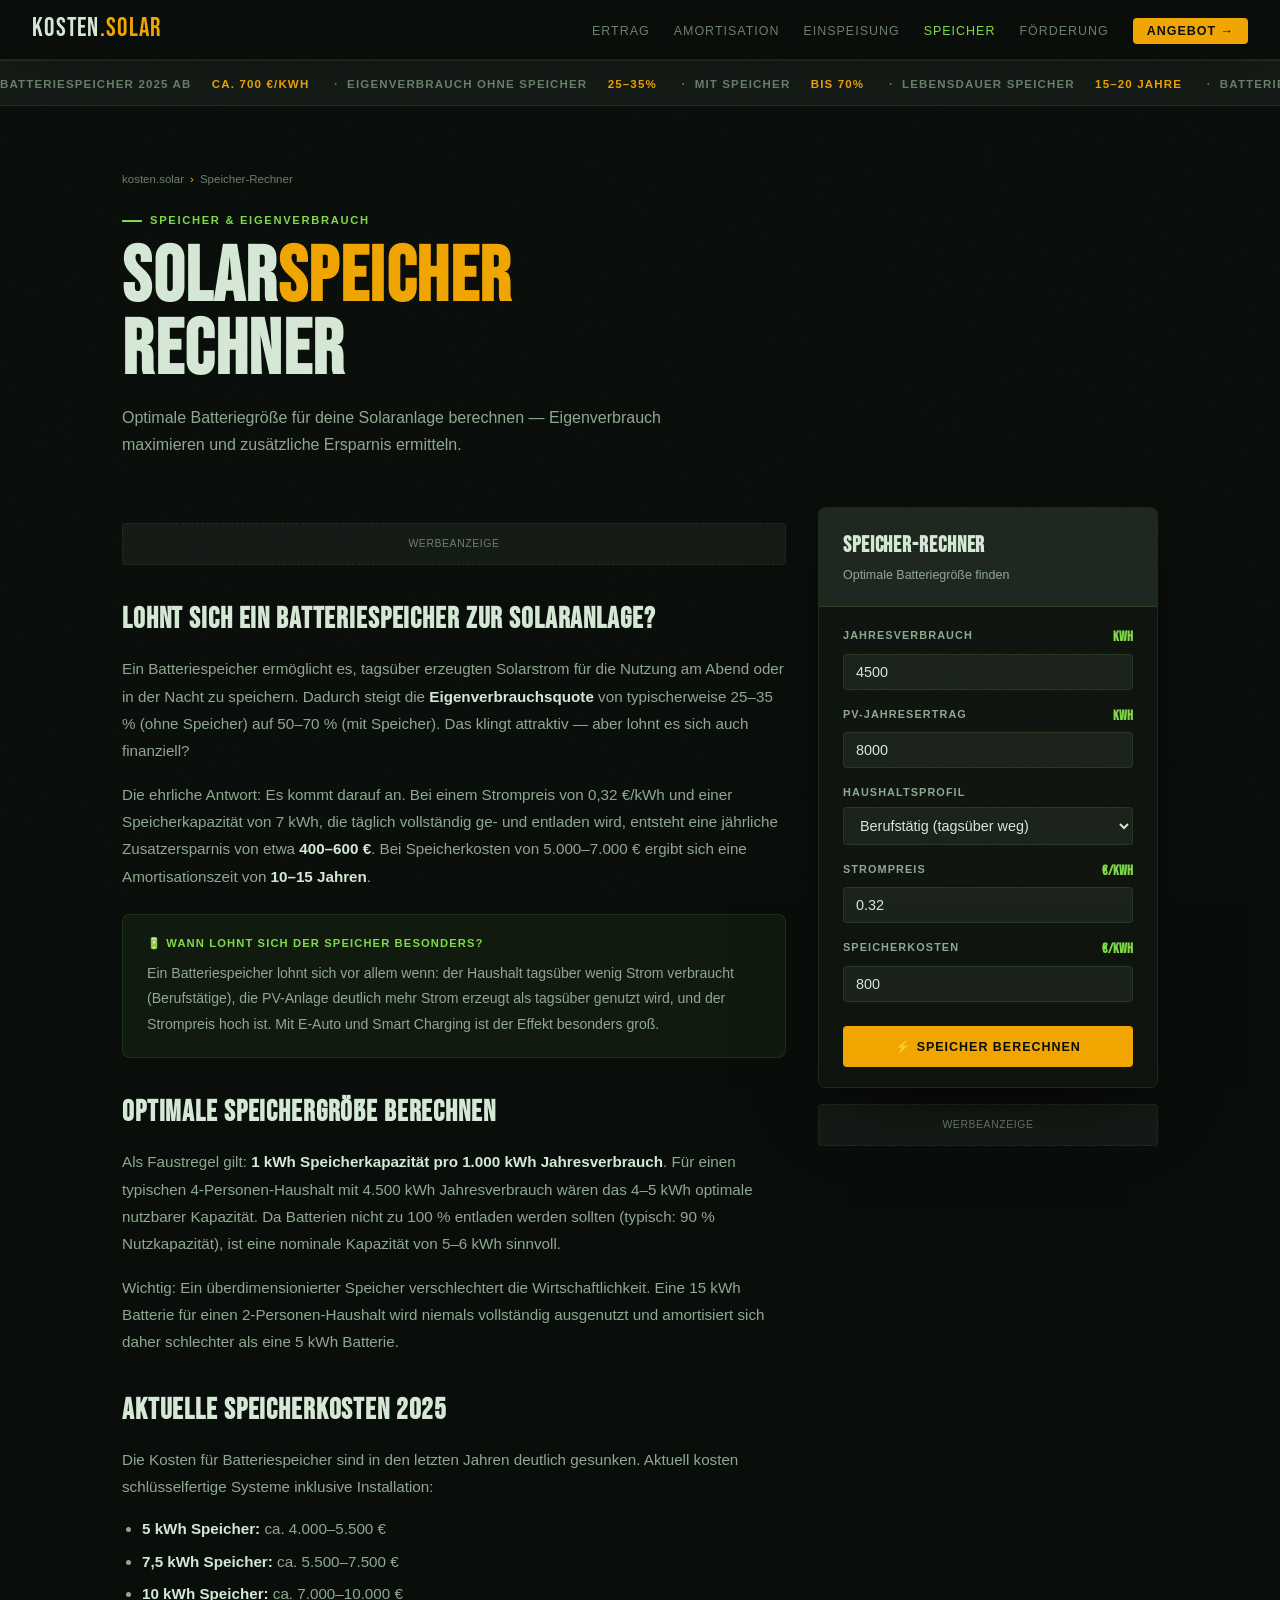
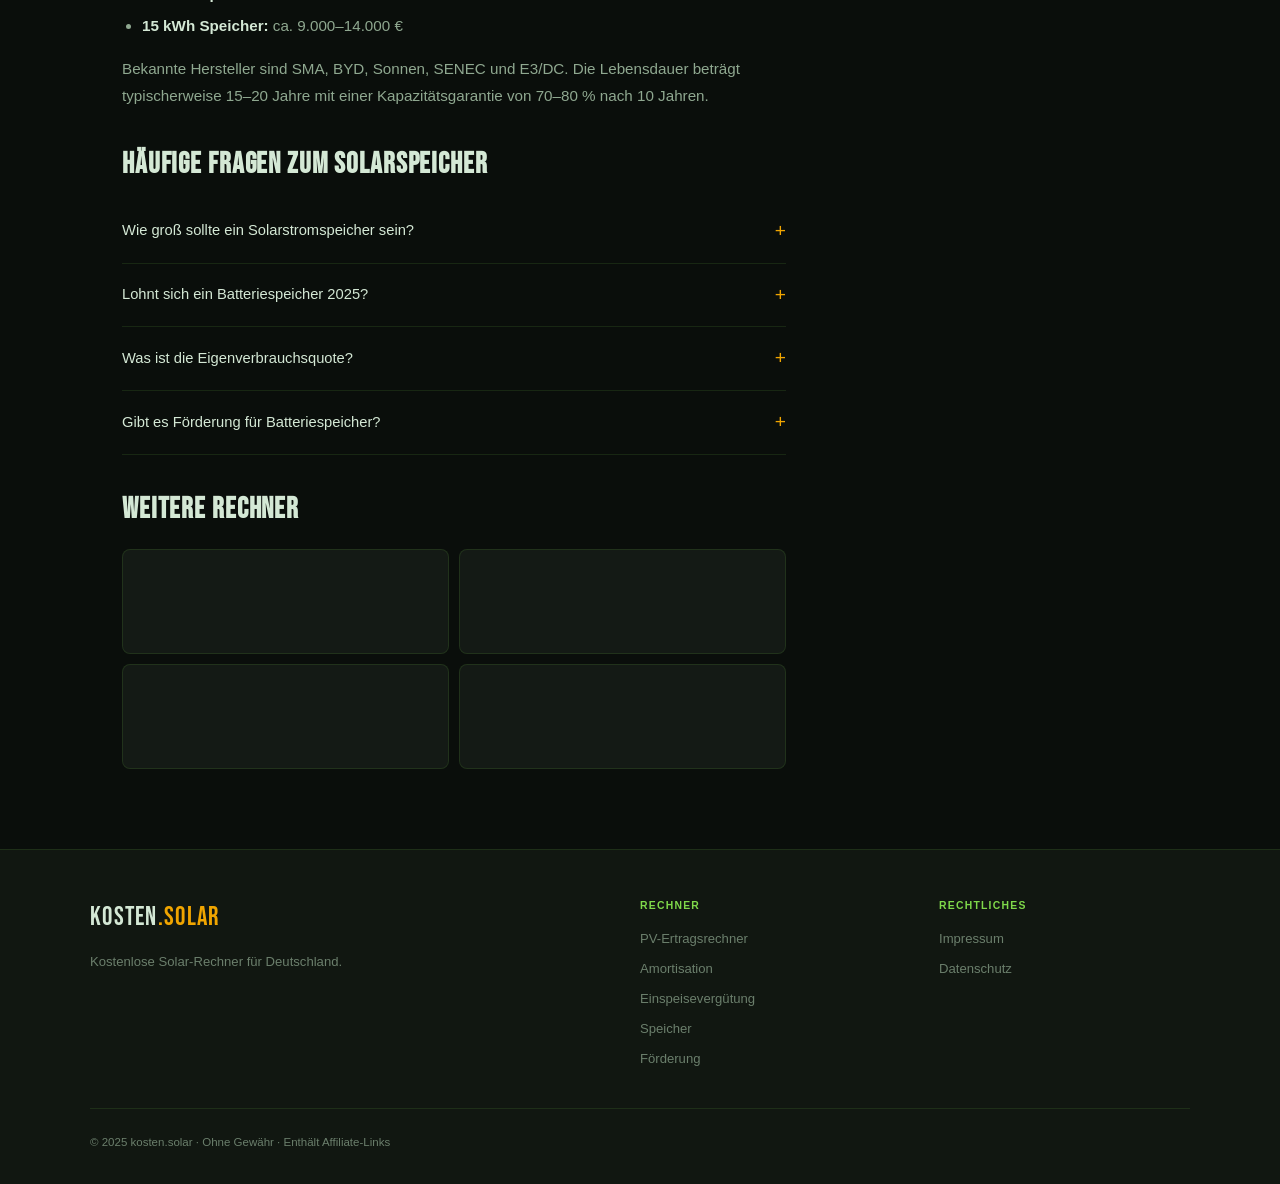
<file: speicherrechner.html>
<!DOCTYPE html>
<html lang="de">
<head>
<meta charset="UTF-8"><meta name="viewport" content="width=device-width, initial-scale=1.0">
<title>Solaranlage Speicher Rechner 2025 – Optimale Batteriegröße berechnen | kosten.solar</title>
<meta name="description" content="Lohnt sich ein Batteriespeicher zur Solaranlage? Berechne optimale Speichergröße, Eigenverbrauchsquote und zusätzliche Ersparnis. Kostenlos & ohne Anmeldung.">
<link rel="canonical" href="https://kosten.solar/speicherrechner.html">
<link rel="stylesheet" href="style.css">
<script type="application/ld+json">
{"@context":"https://schema.org","@type":"FAQPage","mainEntity":[
{"@type":"Question","name":"Wie groß sollte ein Solarstromspeicher sein?","acceptedAnswer":{"@type":"Answer","text":"Als Faustregel gilt: 1 kWh Speicherkapazität pro 1.000 kWh Jahresverbrauch. Für einen 4-Personen-Haushalt mit 4.500 kWh Jahresverbrauch wären das ca. 5–7 kWh optimale Speichergröße."}},
{"@type":"Question","name":"Lohnt sich ein Batteriespeicher zur Solaranlage?","acceptedAnswer":{"@type":"Answer","text":"Bei einem Strompreis von 0,32 €/kWh und einer Speichernutzung von ca. 200–300 kWh/Jahr lohnt sich ein Speicher langfristig. Die Amortisationszeit liegt bei 12–18 Jahren, was bei einer Lebensdauer von 15–20 Jahren wirtschaftlich sinnvoll ist."}},
{"@type":"Question","name":"Was kostet ein Solarstromspeicher?","acceptedAnswer":{"@type":"Answer","text":"Ein Batteriespeicher kostet aktuell ca. 700–1.000 € pro kWh Kapazität inklusive Installation. Eine typische 7 kWh Batterie für ein Einfamilienhaus kostet damit 5.000–7.000 €."}}
]}</script>
</head>
<body>
<nav><a href="index.html" class="logo">kosten<em>.solar</em></a><ul class="nav-links"><li><a href="pv-ertragsrechner.html">Ertrag</a></li><li><a href="amortisationsrechner.html">Amortisation</a></li><li><a href="einspeiseverguetung.html">Einspeisung</a></li><li><a href="speicherrechner.html" class="active">Speicher</a></li><li><a href="foerderrechner.html">Förderung</a></li><li><a href="#" class="nav-cta" onclick="openModal();return false;">Angebot →</a></li></ul></nav>
<div class="ticker"><div class="ticker-inner">Batteriespeicher 2025 ab <span>ca. 700 €/kWh</span> &nbsp;·&nbsp; Eigenverbrauch ohne Speicher <span>25–35%</span> &nbsp;·&nbsp; Mit Speicher <span>bis 70%</span> &nbsp;·&nbsp; Lebensdauer Speicher <span>15–20 Jahre</span> &nbsp;·&nbsp; Batteriespeicher 2025 ab <span>ca. 700 €/kWh</span></div></div>

<div class="page-hero fade-up">
  <div class="breadcrumb"><a href="index.html">kosten.solar</a><span>›</span>Speicher-Rechner</div>
  <div class="page-tag">Speicher & Eigenverbrauch</div>
  <h1 class="page-title">SOLAR<em>SPEICHER</em><br>RECHNER</h1>
  <p class="page-desc">Optimale Batteriegröße für deine Solaranlage berechnen — Eigenverbrauch maximieren und zusätzliche Ersparnis ermitteln.</p>
</div>

<div class="page-layout">
  <div class="content-area">
    <div class="ad-unit">Werbeanzeige</div>
    <h2>Lohnt sich ein Batteriespeicher zur Solaranlage?</h2>
    <p>Ein Batteriespeicher ermöglicht es, tagsüber erzeugten Solarstrom für die Nutzung am Abend oder in der Nacht zu speichern. Dadurch steigt die <strong>Eigenverbrauchsquote</strong> von typischerweise 25–35 % (ohne Speicher) auf 50–70 % (mit Speicher). Das klingt attraktiv — aber lohnt es sich auch finanziell?</p>
    <p>Die ehrliche Antwort: Es kommt darauf an. Bei einem Strompreis von 0,32 €/kWh und einer Speicherkapazität von 7 kWh, die täglich vollständig ge- und entladen wird, entsteht eine jährliche Zusatzersparnis von etwa <strong>400–600 €</strong>. Bei Speicherkosten von 5.000–7.000 € ergibt sich eine Amortisationszeit von <strong>10–15 Jahren</strong>.</p>

    <div class="info-box">
      <div class="info-box-title">🔋 Wann lohnt sich der Speicher besonders?</div>
      <p>Ein Batteriespeicher lohnt sich vor allem wenn: der Haushalt tagsüber wenig Strom verbraucht (Berufstätige), die PV-Anlage deutlich mehr Strom erzeugt als tagsüber genutzt wird, und der Strompreis hoch ist. Mit E-Auto und Smart Charging ist der Effekt besonders groß.</p>
    </div>

    <h2>Optimale Speichergröße berechnen</h2>
    <p>Als Faustregel gilt: <strong>1 kWh Speicherkapazität pro 1.000 kWh Jahresverbrauch</strong>. Für einen typischen 4-Personen-Haushalt mit 4.500 kWh Jahresverbrauch wären das 4–5 kWh optimale nutzbarer Kapazität. Da Batterien nicht zu 100 % entladen werden sollten (typisch: 90 % Nutzkapazität), ist eine nominale Kapazität von 5–6 kWh sinnvoll.</p>
    <p>Wichtig: Ein überdimensionierter Speicher verschlechtert die Wirtschaftlichkeit. Eine 15 kWh Batterie für einen 2-Personen-Haushalt wird niemals vollständig ausgenutzt und amortisiert sich daher schlechter als eine 5 kWh Batterie.</p>

    <h2>Aktuelle Speicherkosten 2025</h2>
    <p>Die Kosten für Batteriespeicher sind in den letzten Jahren deutlich gesunken. Aktuell kosten schlüsselfertige Systeme inklusive Installation:</p>
    <ul>
      <li><strong>5 kWh Speicher:</strong> ca. 4.000–5.500 €</li>
      <li><strong>7,5 kWh Speicher:</strong> ca. 5.500–7.500 €</li>
      <li><strong>10 kWh Speicher:</strong> ca. 7.000–10.000 €</li>
      <li><strong>15 kWh Speicher:</strong> ca. 9.000–14.000 €</li>
    </ul>
    <p>Bekannte Hersteller sind SMA, BYD, Sonnen, SENEC und E3/DC. Die Lebensdauer beträgt typischerweise 15–20 Jahre mit einer Kapazitätsgarantie von 70–80 % nach 10 Jahren.</p>

    <h2>Häufige Fragen zum Solarspeicher</h2>
    <div class="faq-item"><div class="faq-q">Wie groß sollte ein Solarstromspeicher sein?</div><div class="faq-a">Als Faustregel: 1 kWh Speicher pro 1.000 kWh Jahresverbrauch. Für einen 4-Personen-Haushalt mit 4.500 kWh sind 5–7 kWh optimal. Unser Rechner berechnet die ideale Größe für deine spezifische Situation.</div></div>
    <div class="faq-item"><div class="faq-q">Lohnt sich ein Batteriespeicher 2025?</div><div class="faq-a">Bei aktuellen Strompreisen von 0,32 €/kWh und Speicherkosten von ca. 700–1.000 €/kWh amortisiert sich ein Speicher nach 10–15 Jahren. Bei steigenden Strompreisen und mit E-Auto kann die Amortisation schneller erfolgen.</div></div>
    <div class="faq-item"><div class="faq-q">Was ist die Eigenverbrauchsquote?</div><div class="faq-a">Die Eigenverbrauchsquote gibt an, wie viel Prozent des erzeugten Solarstroms direkt im Haushalt genutzt wird. Ohne Speicher liegt sie typischerweise bei 25–35 %, mit Speicher bei 50–70 %.</div></div>
    <div class="faq-item"><div class="faq-q">Gibt es Förderung für Batteriespeicher?</div><div class="faq-a">Einige Bundesländer und Kommunen fördern Batteriespeicher mit Zuschüssen. KfW-Kredite (KfW 270) können auch für Speicher genutzt werden. Prüfe unseren <a href="foerderrechner.html" style="color:var(--amber);">Förderrechner</a> für aktuelle Programme in deiner Region.</div></div>

    <h2>Weitere Rechner</h2>
    <div class="related-grid">
      <a href="pv-ertragsrechner.html" class="related-card"><div class="rc-tag">Ertrag</div><div class="rc-title">PV-ERTRAGSRECHNER</div><div class="rc-desc">Jahresertrag berechnen</div></a>
      <a href="amortisationsrechner.html" class="related-card"><div class="rc-tag">Wirtschaftlichkeit</div><div class="rc-title">AMORTISATION</div><div class="rc-desc">Break-even mit Speicher berechnen</div></a>
      <a href="foerderrechner.html" class="related-card"><div class="rc-tag">Förderung</div><div class="rc-title">FÖRDERRECHNER</div><div class="rc-desc">Speicher-Zuschüsse prüfen</div></a>
      <a href="einspeiseverguetung.html" class="related-card"><div class="rc-tag">EEG 2025</div><div class="rc-title">EINSPEISEVERGÜTUNG</div><div class="rc-desc">Aktuelle Vergütungssätze</div></a>
    </div>
  </div>

  <div>
    <div class="calc-card">
      <div class="calc-card-header"><h3>SPEICHER-RECHNER</h3><p>Optimale Batteriegröße finden</p></div>
      <div class="calc-body">
        <div class="input-group"><div class="input-label">Jahresverbrauch <span>kWh</span></div><input type="number" id="verbrauch" value="4500" step="100"></div>
        <div class="input-group"><div class="input-label">PV-Jahresertrag <span>kWh</span></div><input type="number" id="ertrag" value="8000" step="100"></div>
        <div class="input-group"><div class="input-label">Haushaltsprofil</div>
          <select id="profil"><option value="home">Tagsüber zuhause</option><option value="work" selected>Berufstätig (tagsüber weg)</option><option value="mixed">Gemischt</option></select></div>
        <div class="input-group"><div class="input-label">Strompreis <span>€/kWh</span></div><input type="number" id="preis" value="0.32" step="0.01"></div>
        <div class="input-group"><div class="input-label">Speicherkosten <span>€/kWh</span></div><input type="number" id="speicherkosten" value="800" step="50"></div>
        <button class="calc-btn" onclick="calculate()">⚡ Speicher berechnen</button>
      </div>
      <div class="results" id="results">
        <div class="kpi-grid" id="kpi-grid"></div>
        <div class="aff-strip">
          <h4>Speicher-Angebot</h4>
          <p>Systemangebote von regionalen Fachbetrieben</p>
          <div class="aff-btns">
            <a href="https://www.enpal.de" target="_blank" class="aff-btn aff-btn-a">Enpal Angebot →</a>
            <button class="aff-btn aff-btn-b" onclick="openModal()">Lokal anfragen</button>
          </div>
        </div>
      </div>
    </div>
    <div class="ad-unit" style="margin-top:1rem;">Werbeanzeige</div>
  </div>
</div>

<div class="modal-overlay" id="modal"><div class="modal"><div id="modal-form"><div class="modal-tag">Kostenlos & Unverbindlich</div><h3>ANGEBOT ANFORDERN</h3><p>Verbinde dich mit geprüften Installateuren.</p><div class="modal-form"><input type="text" id="m-name" placeholder="Vorname *"><input type="email" id="m-email" placeholder="E-Mail *"><input type="tel" id="m-tel" placeholder="Telefon (optional)"><input type="text" id="m-plz" placeholder="PLZ *" maxlength="5"><button class="modal-submit" onclick="submitLead()">Angebot anfordern →</button><button class="modal-cancel" onclick="closeModal()">Abbrechen</button></div></div><div class="modal-success" id="modal-success"><div style="font-size:3rem">✅</div><h4>GESENDET</h4><p style="color:var(--text-dim)">Rückmeldung innerhalb 24h.</p><button class="modal-submit" style="margin-top:1rem" onclick="closeModal()">Schließen</button></div></div></div>

<footer><div class="footer-inner"><div class="footer-brand"><a href="index.html" class="logo">kosten<em>.solar</em></a><p>Kostenlose Solar-Rechner für Deutschland.</p></div><div class="footer-col"><h5>Rechner</h5><ul><li><a href="pv-ertragsrechner.html">PV-Ertragsrechner</a></li><li><a href="amortisationsrechner.html">Amortisation</a></li><li><a href="einspeiseverguetung.html">Einspeisevergütung</a></li><li><a href="speicherrechner.html">Speicher</a></li><li><a href="foerderrechner.html">Förderung</a></li></ul></div><div class="footer-col"><h5>Rechtliches</h5><ul><li><a href="impressum.html">Impressum</a></li><li><a href="datenschutz.html">Datenschutz</a></li></ul></div></div><div class="footer-bottom"><p>© 2025 kosten.solar · Ohne Gewähr · Enthält Affiliate-Links</p></div></footer>

<script src="shared.js"></script>
<script>
function calculate() {
  const verbrauch = n('verbrauch'), ertrag = n('ertrag'), preis = n('preis');
  const sk = n('speicherkosten'), profil = v('profil');
  const pf = profil==='home'?0.45:profil==='work'?0.25:0.33;
  const ohneQ = Math.min(90, Math.round(ertrag*pf/verbrauch*100));
  const optSpeicher = Math.round(verbrauch*0.0015*10)/10;
  const mitQ = Math.min(90, ohneQ + Math.round(ertrag*0.15/verbrauch*100));
  const mehrEigen = ertrag*((mitQ-ohneQ)/100);
  const ersparnis = Math.round(mehrEigen*preis);
  const speicherInvest = Math.round(optSpeicher*sk);
  const amort = ersparnis>0?Math.round(speicherInvest/ersparnis):0;
  document.getElementById('kpi-grid').innerHTML =
    `<div class="kpi-card full"><div class="kpi-label">Optimale Speichergröße</div><div class="kpi-value">${optSpeicher}</div><div class="kpi-unit">kWh Kapazität</div></div>
     <div class="kpi-card"><div class="kpi-label">Eigenverbrauch ohne</div><div class="kpi-value">${ohneQ} %</div><div class="kpi-unit"></div></div>
     <div class="kpi-card"><div class="kpi-label">Eigenverbrauch mit</div><div class="kpi-value">${mitQ} %</div><div class="kpi-unit"></div></div>
     <div class="kpi-card"><div class="kpi-label">Zusatzersparnis/Jahr</div><div class="kpi-value">${ersparnis.toLocaleString('de-DE')} €</div><div class="kpi-unit"></div></div>
     <div class="kpi-card"><div class="kpi-label">Speicher Amortisation</div><div class="kpi-value">${amort||'–'}</div><div class="kpi-unit">Jahre</div></div>`;
  document.getElementById('results').classList.add('show');
}
</script>
</body></html>
</file>
<file: style.css>
/* ═══════════════════════════════════════════
   kosten.solar — Shared Stylesheet
   Industrial Solar · Bebas Neue + Cabinet Grotesk
═══════════════════════════════════════════ */
@import url('https://fonts.googleapis.com/css2?family=Bebas+Neue&family=Cabinet+Grotesk:wght@300;400;500;700;800&display=swap');

:root {
  --ink: #0A0E0B;
  --ink2: #111711;
  --ink3: #1A221B;
  --surface: #141A15;
  --surface2: #1E271F;
  --amber: #F0A500;
  --amber-dim: #B07800;
  --amber-glow: rgba(240,165,0,0.12);
  --lime: #7FD94A;
  --lime-dim: #5BB530;
  --muted: #6B7F6C;
  --text: #D4E8D5;
  --text-dim: #8FA890;
  --border: rgba(127,217,74,0.12);
  --border-amber: rgba(240,165,0,0.2);
  --radius: 4px;
  --radius-lg: 8px;
  --max-w: 1100px;
  --glass: rgba(20,26,21,0.55);
  --glow-amber: rgba(240,165,0,0.35);
  --glow-lime: rgba(127,217,74,0.25);
  --depth-shadow: 0 30px 80px -30px rgba(0,0,0,0.6), 0 10px 30px -12px rgba(0,0,0,0.5);
  --depth-shadow-hover: 0 40px 100px -30px rgba(240,165,0,0.28), 0 16px 40px -14px rgba(0,0,0,0.6);
}
@media (prefers-reduced-motion: reduce) {
  * { animation-duration: 0.001ms !important; animation-iteration-count: 1 !important; transition-duration: 0.001ms !important; }
}

*, *::before, *::after { box-sizing: border-box; margin: 0; padding: 0; }
html { scroll-behavior: smooth; }
body {
  font-family: 'Cabinet Grotesk', sans-serif;
  background: var(--ink);
  color: var(--text);
  font-size: 15px;
  line-height: 1.6;
  overflow-x: hidden;
}
body::before {
  content: '';
  position: fixed;
  inset: 0;
  background-image: url("data:image/svg+xml,%3Csvg viewBox='0 0 256 256' xmlns='http://www.w3.org/2000/svg'%3E%3Cfilter id='noise'%3E%3CfeTurbulence type='fractalNoise' baseFrequency='0.9' numOctaves='4' stitchTiles='stitch'/%3E%3C/filter%3E%3Crect width='100%25' height='100%25' filter='url(%23noise)' opacity='0.04'/%3E%3C/svg%3E");
  pointer-events: none;
  z-index: 1000;
  opacity: 0.4;
}

/* ── NAV ── */
nav {
  position: sticky; top: 0; z-index: 100;
  background: rgba(10,14,11,0.75);
  backdrop-filter: blur(20px) saturate(140%);
  -webkit-backdrop-filter: blur(20px) saturate(140%);
  border-bottom: 1px solid var(--border);
  padding: 0 2rem;
  height: 60px;
  display: flex; align-items: center; justify-content: space-between;
  box-shadow: 0 10px 40px -20px rgba(0,0,0,0.6);
}
.logo { font-family: 'Bebas Neue', sans-serif; font-size: 1.6rem; letter-spacing: 0.05em; color: var(--text); text-decoration: none; }
.logo em { color: var(--amber); font-style: normal; }
.nav-links { display: flex; align-items: center; gap: 1.5rem; list-style: none; }
.nav-links a { font-size: 0.78rem; font-weight: 500; letter-spacing: 0.08em; text-transform: uppercase; color: var(--muted); text-decoration: none; transition: color 0.2s; }
.nav-links a:hover, .nav-links a.active { color: var(--lime); }
.nav-cta { background: var(--amber) !important; color: var(--ink) !important; padding: 6px 14px; border-radius: var(--radius); font-weight: 700 !important; }
.nav-cta:hover { background: #FFB800 !important; }
@media (max-width: 768px) { .nav-links { display: none; } }

/* ── TICKER ── */
.ticker { border-top: 1px solid var(--border); border-bottom: 1px solid var(--border); background: var(--surface); overflow: hidden; padding: 10px 0; white-space: nowrap; }
.ticker-inner { display: inline-block; animation: ticker 30s linear infinite; font-size: 0.72rem; font-weight: 700; letter-spacing: 0.1em; text-transform: uppercase; color: var(--muted); }
.ticker-inner span { color: var(--amber); margin: 0 1rem; }
@keyframes ticker { 0% { transform: translateX(0); } 100% { transform: translateX(-50%); } }

/* ── PAGE HERO ── */
.page-hero {
  padding: 4rem 2rem 3rem;
  max-width: var(--max-w);
  margin: 0 auto;
  position: relative;
}
.breadcrumb { font-size: 0.72rem; color: var(--muted); margin-bottom: 1.5rem; }
.breadcrumb a { color: var(--muted); text-decoration: none; }
.breadcrumb a:hover { color: var(--amber); }
.breadcrumb span { color: var(--amber); margin: 0 6px; }
.page-tag { font-size: 0.7rem; font-weight: 700; letter-spacing: 0.15em; text-transform: uppercase; color: var(--lime); margin-bottom: 0.75rem; display: flex; align-items: center; gap: 8px; }
.page-tag::before { content: ''; width: 20px; height: 2px; background: var(--lime); }
.page-title { font-family: 'Bebas Neue', sans-serif; font-size: clamp(2.5rem, 6vw, 5rem); letter-spacing: 0.02em; color: var(--text); line-height: 0.95; margin-bottom: 1rem; }
.page-title em { color: var(--amber); font-style: normal; }
.page-desc { font-size: 1rem; color: var(--text-dim); max-width: 560px; font-weight: 300; line-height: 1.7; }

/* ── MAIN LAYOUT ── */
.page-layout {
  max-width: var(--max-w);
  margin: 0 auto;
  padding: 0 2rem 5rem;
  display: grid;
  grid-template-columns: 1fr 340px;
  gap: 2rem;
  align-items: start;
}
@media (max-width: 900px) { .page-layout { grid-template-columns: 1fr; } }

/* ── 3D TILT / GLASS SYSTEM ── */
/* Applied via JS (shared.js:initTilt) to .calc-card, .related-card, .rechner-card, .tilt-3d.
   Each element gets perspective + rotateX/rotateY from pointer position, plus a
   cursor-tracked radial glare (--mx/--my) and a depth shadow that grows on hover. */
.calc-card, .related-card, .rechner-card, .tilt-3d {
  transform-style: preserve-3d;
  transition: transform 0.15s cubic-bezier(0.22,1,0.36,1), box-shadow 0.35s ease, border-color 0.35s ease;
  will-change: transform;
}
.related-card, .rechner-card, .tilt-3d { position: relative; }
.calc-card::before, .related-card::before, .rechner-card::before, .tilt-3d::before {
  content: '';
  position: absolute; inset: 0;
  background: radial-gradient(circle at var(--mx,50%) var(--my,50%), var(--glow-amber), transparent 55%);
  opacity: 0;
  transition: opacity 0.4s ease;
  pointer-events: none;
  z-index: 2;
  mix-blend-mode: screen;
}
.calc-card:hover::before, .related-card:hover::before, .rechner-card:hover::before, .tilt-3d:hover::before { opacity: 0.5; }
.calc-card:hover, .rechner-card:hover, .tilt-3d:hover { box-shadow: var(--depth-shadow-hover); }
.related-card:hover { box-shadow: var(--depth-shadow-hover); border-color: var(--border-amber); }

/* ── CALCULATOR CARD ── */
.calc-card {
  background: var(--glass);
  backdrop-filter: blur(16px) saturate(140%);
  -webkit-backdrop-filter: blur(16px) saturate(140%);
  border: 1px solid var(--border);
  border-radius: var(--radius-lg);
  overflow: hidden;
  position: sticky;
  top: 76px;
  box-shadow: var(--depth-shadow);
}
.calc-card-header {
  padding: 1.25rem 1.5rem;
  border-bottom: 1px solid var(--border);
  background: var(--surface2);
}
.calc-card-header h3 { font-family: 'Bebas Neue', sans-serif; font-size: 1.4rem; letter-spacing: 0.04em; color: var(--text); }
.calc-card-header p { font-size: 0.78rem; color: var(--text-dim); margin-top: 2px; }
.calc-body { padding: 1.25rem 1.5rem; }

.input-group { margin-bottom: 1rem; }
.input-label { font-size: 0.68rem; font-weight: 700; letter-spacing: 0.1em; text-transform: uppercase; color: var(--text-dim); margin-bottom: 5px; display: flex; justify-content: space-between; }
.input-label span { color: var(--lime); font-size: 0.85rem; letter-spacing: 0; text-transform: none; font-family: 'Bebas Neue', sans-serif; }
input[type=text], input[type=number], input[type=email], input[type=tel], select {
  width: 100%; background: var(--ink3); border: 1px solid var(--border); border-radius: var(--radius);
  padding: 9px 12px; color: var(--text); font-family: 'Cabinet Grotesk', sans-serif; font-size: 0.9rem; outline: none; transition: border-color 0.2s;
}
input:focus, select:focus { border-color: var(--amber); }
select option { background: var(--ink3); }
input[type=range] { width: 100%; accent-color: var(--amber); height: 4px; margin-top: 4px; }

.calc-btn {
  width: 100%; background: var(--amber); color: var(--ink); border: none; border-radius: var(--radius);
  padding: 13px; font-size: 0.78rem; font-weight: 700; letter-spacing: 0.08em; text-transform: uppercase;
  font-family: 'Cabinet Grotesk', sans-serif; cursor: pointer; transition: all 0.2s; margin-top: 0.5rem;
}
.calc-btn:hover { background: #FFB800; transform: translateY(-1px); }

/* ── RESULTS ── */
.results { display: none; padding: 1.25rem 1.5rem; border-top: 1px solid var(--border); background: var(--ink2); }
.results.show { display: block; }
.kpi-grid { display: grid; grid-template-columns: 1fr 1fr; gap: 8px; margin-bottom: 1rem; }
.kpi-card { background: var(--surface); border: 1px solid var(--border); border-radius: var(--radius); padding: 0.75rem; }
.kpi-card.full { grid-column: 1 / -1; background: rgba(240,165,0,0.08); border-color: var(--border-amber); }
.kpi-label { font-size: 0.62rem; font-weight: 700; letter-spacing: 0.1em; text-transform: uppercase; color: var(--muted); margin-bottom: 2px; }
.kpi-value { font-family: 'Bebas Neue', sans-serif; font-size: 1.6rem; color: var(--amber); line-height: 1; }
.kpi-card.full .kpi-value { font-size: 2rem; }
.kpi-unit { font-size: 0.65rem; color: var(--muted); }

/* ── MINI CHART ── */
.mini-chart { margin: 0.75rem 0; }
.mini-chart-title { font-size: 0.62rem; font-weight: 700; letter-spacing: 0.1em; text-transform: uppercase; color: var(--muted); margin-bottom: 6px; }
.bar-row { display: flex; align-items: center; gap: 6px; margin-bottom: 4px; }
.bar-lbl { font-size: 0.65rem; color: var(--muted); width: 28px; flex-shrink: 0; text-align: right; }
.bar-track { flex: 1; background: var(--ink3); border-radius: 2px; height: 12px; overflow: hidden; }
.bar-fill { height: 100%; border-radius: 2px; display: flex; align-items: center; padding: 0 4px; transition: width 0.6s ease; }
.bar-fill span { font-size: 0.6rem; color: var(--ink); font-weight: 700; white-space: nowrap; }

/* ── AFFILIATE STRIP ── */
.aff-strip {
  margin-top: 1rem;
  background: linear-gradient(135deg, rgba(240,165,0,0.12) 0%, rgba(127,217,74,0.06) 100%);
  border: 1px solid var(--border-amber); border-radius: var(--radius); padding: 1rem;
}
.aff-strip h4 { font-family: 'Bebas Neue', sans-serif; font-size: 1rem; letter-spacing: 0.04em; color: var(--text); margin-bottom: 3px; }
.aff-strip p { font-size: 0.75rem; color: var(--text-dim); margin-bottom: 0.75rem; }
.aff-btns { display: flex; gap: 6px; flex-wrap: wrap; }
.aff-btn { padding: 7px 14px; border-radius: var(--radius); font-size: 0.7rem; font-weight: 700; letter-spacing: 0.05em; text-transform: uppercase; cursor: pointer; font-family: 'Cabinet Grotesk', sans-serif; text-decoration: none; display: inline-block; transition: all 0.2s; border: none; }
.aff-btn-a { background: var(--amber); color: var(--ink); }
.aff-btn-a:hover { background: #FFB800; }
.aff-btn-b { background: transparent; color: var(--lime); border: 1px solid rgba(127,217,74,0.3); }
.aff-btn-b:hover { background: rgba(127,217,74,0.08); }

/* ── AD UNIT ── */
.ad-unit { background: var(--surface); border: 1px dashed rgba(127,217,74,0.12); border-radius: var(--radius); padding: 0.75rem; text-align: center; font-size: 0.65rem; color: var(--muted); margin: 1rem 0; letter-spacing: 0.06em; text-transform: uppercase; }

/* ── CONTENT AREA ── */
.content-area h2 { font-family: 'Bebas Neue', sans-serif; font-size: 1.8rem; letter-spacing: 0.03em; color: var(--text); margin: 2rem 0 0.75rem; }
.content-area h3 { font-family: 'Bebas Neue', sans-serif; font-size: 1.3rem; letter-spacing: 0.03em; color: var(--amber); margin: 1.5rem 0 0.5rem; }
.content-area p { color: var(--text-dim); font-weight: 300; line-height: 1.8; margin-bottom: 1rem; font-size: 0.95rem; }
.content-area ul, .content-area ol { margin: 0.75rem 0 1rem 1.25rem; }
.content-area li { color: var(--text-dim); font-weight: 300; line-height: 1.7; margin-bottom: 0.4rem; font-size: 0.95rem; }
.content-area strong { color: var(--text); font-weight: 700; }

/* ── FAQ ── */
.faq-item { border-bottom: 1px solid var(--border); padding: 1rem 0; cursor: pointer; }
.faq-q { font-size: 0.92rem; font-weight: 500; color: var(--text); display: flex; justify-content: space-between; align-items: center; gap: 1rem; }
.faq-q::after { content: '+'; color: var(--amber); font-size: 1.2rem; flex-shrink: 0; transition: transform 0.2s; }
.faq-item.open .faq-q::after { transform: rotate(45deg); }
.faq-a { display: none; padding-top: 0.75rem; font-size: 0.88rem; color: var(--text-dim); font-weight: 300; line-height: 1.7; }
.faq-item.open .faq-a { display: block; }

/* ── INFO BOX ── */
.info-box { background: rgba(127,217,74,0.06); border: 1px solid var(--border); border-radius: var(--radius-lg); padding: 1.25rem 1.5rem; margin: 1.5rem 0; }
.info-box-title { font-size: 0.7rem; font-weight: 700; letter-spacing: 0.1em; text-transform: uppercase; color: var(--lime); margin-bottom: 0.5rem; }
.info-box p { margin: 0; font-size: 0.88rem; }

/* ── RELATED LINKS ── */
.related-grid { display: grid; grid-template-columns: repeat(2, 1fr); gap: 10px; margin-top: 1rem; }
@media (max-width: 600px) { .related-grid { grid-template-columns: 1fr; } }
.related-card { background: var(--surface); border: 1px solid var(--border); border-radius: var(--radius-lg); padding: 1rem 1.25rem; text-decoration: none; transition: border-color 0.2s, transform 0.2s; display: block; }
.related-card:hover { border-color: var(--border-amber); transform: translateY(-2px); }
.related-card .rc-tag { font-size: 0.62rem; font-weight: 700; letter-spacing: 0.1em; text-transform: uppercase; color: var(--amber); margin-bottom: 4px; }
.related-card .rc-title { font-family: 'Bebas Neue', sans-serif; font-size: 1.1rem; letter-spacing: 0.03em; color: var(--text); margin-bottom: 3px; }
.related-card .rc-desc { font-size: 0.78rem; color: var(--text-dim); font-weight: 300; }

/* ── FOOTER ── */
footer { background: var(--ink2); border-top: 1px solid var(--border); padding: 3rem 2rem 2rem; }
.footer-inner { max-width: var(--max-w); margin: 0 auto; display: grid; grid-template-columns: 2fr 1fr 1fr; gap: 3rem; }
@media (max-width: 768px) { .footer-inner { grid-template-columns: 1fr; gap: 2rem; } }
.footer-brand p { font-size: 0.82rem; color: var(--muted); font-weight: 300; max-width: 280px; line-height: 1.6; margin-top: 0.75rem; }
.footer-col h5 { font-size: 0.65rem; font-weight: 700; letter-spacing: 0.12em; text-transform: uppercase; color: var(--lime); margin-bottom: 0.75rem; }
.footer-col ul { list-style: none; }
.footer-col ul li { margin-bottom: 6px; }
.footer-col ul a { font-size: 0.82rem; color: var(--muted); text-decoration: none; transition: color 0.2s; }
.footer-col ul a:hover { color: var(--amber); }
.footer-bottom { max-width: var(--max-w); margin: 2rem auto 0; padding-top: 1.5rem; border-top: 1px solid var(--border); display: flex; justify-content: space-between; flex-wrap: wrap; gap: 1rem; }
.footer-bottom p { font-size: 0.72rem; color: var(--muted); }
.footer-bottom a { color: var(--muted); text-decoration: none; }
.footer-bottom a:hover { color: var(--amber); }

/* ── MODAL ── */
.modal-overlay { display: none; position: fixed; inset: 0; background: rgba(0,0,0,0.8); z-index: 500; align-items: center; justify-content: center; padding: 1rem; backdrop-filter: blur(4px); }
.modal-overlay.open { display: flex; }
.modal {
  background: var(--glass);
  backdrop-filter: blur(24px) saturate(150%);
  -webkit-backdrop-filter: blur(24px) saturate(150%);
  border: 1px solid var(--border-amber);
  border-radius: var(--radius-lg);
  padding: 2rem;
  max-width: 420px;
  width: 100%;
  box-shadow: var(--depth-shadow-hover);
  animation: modalPop 0.35s cubic-bezier(0.22,1,0.36,1) both;
}
@keyframes modalPop { from { opacity: 0; transform: perspective(800px) rotateX(8deg) scale(0.94) translateY(12px); } to { opacity: 1; transform: perspective(800px) rotateX(0) scale(1) translateY(0); } }
.modal-tag { font-size: 0.65rem; font-weight: 700; letter-spacing: 0.12em; text-transform: uppercase; color: var(--amber); margin-bottom: 0.5rem; }
.modal h3 { font-family: 'Bebas Neue', sans-serif; font-size: 1.8rem; letter-spacing: 0.04em; color: var(--text); margin-bottom: 0.5rem; }
.modal p { font-size: 0.85rem; color: var(--text-dim); margin-bottom: 1.5rem; }
.modal-form { display: flex; flex-direction: column; gap: 10px; }
.modal-submit { background: var(--amber); color: var(--ink); border: none; border-radius: var(--radius); padding: 13px; font-size: 0.8rem; font-weight: 700; letter-spacing: 0.08em; text-transform: uppercase; font-family: 'Cabinet Grotesk', sans-serif; cursor: pointer; transition: background 0.2s; }
.modal-submit:hover { background: #FFB800; }
.modal-cancel { background: transparent; border: 1px solid var(--border); border-radius: var(--radius); padding: 13px; font-size: 0.8rem; color: var(--muted); font-family: 'Cabinet Grotesk', sans-serif; cursor: pointer; }
.modal-success { display: none; text-align: center; padding: 1rem 0; }
.modal-success h4 { font-family: 'Bebas Neue', sans-serif; font-size: 1.6rem; letter-spacing: 0.04em; color: var(--lime); margin: 1rem 0 0.5rem; }

/* ── ANIMATIONS ── */
@keyframes fadeUp { from { opacity: 0; transform: translateY(16px); } to { opacity: 1; transform: translateY(0); } }
.fade-up { animation: fadeUp 0.5s ease both; }
.fade-up-2 { animation: fadeUp 0.5s ease 0.1s both; }
.fade-up-3 { animation: fadeUp 0.5s ease 0.2s both; }

/* ── 3D HERO CANVAS ── */
.hero-wrap { position: relative; }
.hero-3d-canvas {
  position: absolute; inset: 0;
  width: 100%; height: 100%;
  pointer-events: none;
  opacity: 0;
  transition: opacity 1.2s ease;
  z-index: 1;
}
.hero-3d-canvas.ready { opacity: 1; }
.hero-wrap .hero-inner { position: relative; z-index: 2; }

/* ── RECHNER CARD (homepage grid) ── */
.rechner-card {
  background: var(--surface);
  padding: 1.75rem;
  text-decoration: none;
  display: block;
  position: relative;
  overflow: hidden;
}
.rechner-card:hover { background: var(--surface2); }
.rechner-card .rc-icon { font-size: 1.8rem; margin-bottom: 0.75rem; transform: translateZ(20px); }
.rechner-card .rc-tag { font-size: 0.65rem; font-weight: 700; letter-spacing: 0.1em; text-transform: uppercase; color: var(--amber); margin-bottom: 4px; }
.rechner-card h3 { font-family: 'Bebas Neue', sans-serif; font-size: 1.5rem; letter-spacing: 0.03em; color: var(--text); margin-bottom: 6px; }
.rechner-card .rc-desc { font-size: 0.85rem; color: var(--text-dim); font-weight: 300; line-height: 1.5; margin-bottom: 1rem; }
.rechner-card .rc-cta { font-size: 0.8rem; color: var(--lime); font-weight: 500; }
.badge-new { position: absolute; top: 12px; right: 12px; font-size: 0.6rem; font-weight: 700; letter-spacing: 0.08em; text-transform: uppercase; background: var(--lime); color: var(--ink); padding: 3px 8px; border-radius: 2px; z-index: 3; }

/* ── STAT BOX ── */
.stat-box { padding: 1.5rem 2rem; text-align: center; position: relative; }
.stat-box .stat-num { font-family: 'Bebas Neue', sans-serif; font-size: 2.2rem; color: var(--amber); transform: translateZ(16px); }
.stat-box .stat-lbl { font-size: 0.7rem; color: var(--muted); text-transform: uppercase; letter-spacing: 0.08em; font-weight: 700; }

/* ── PLZ DATA ── */
</file>
